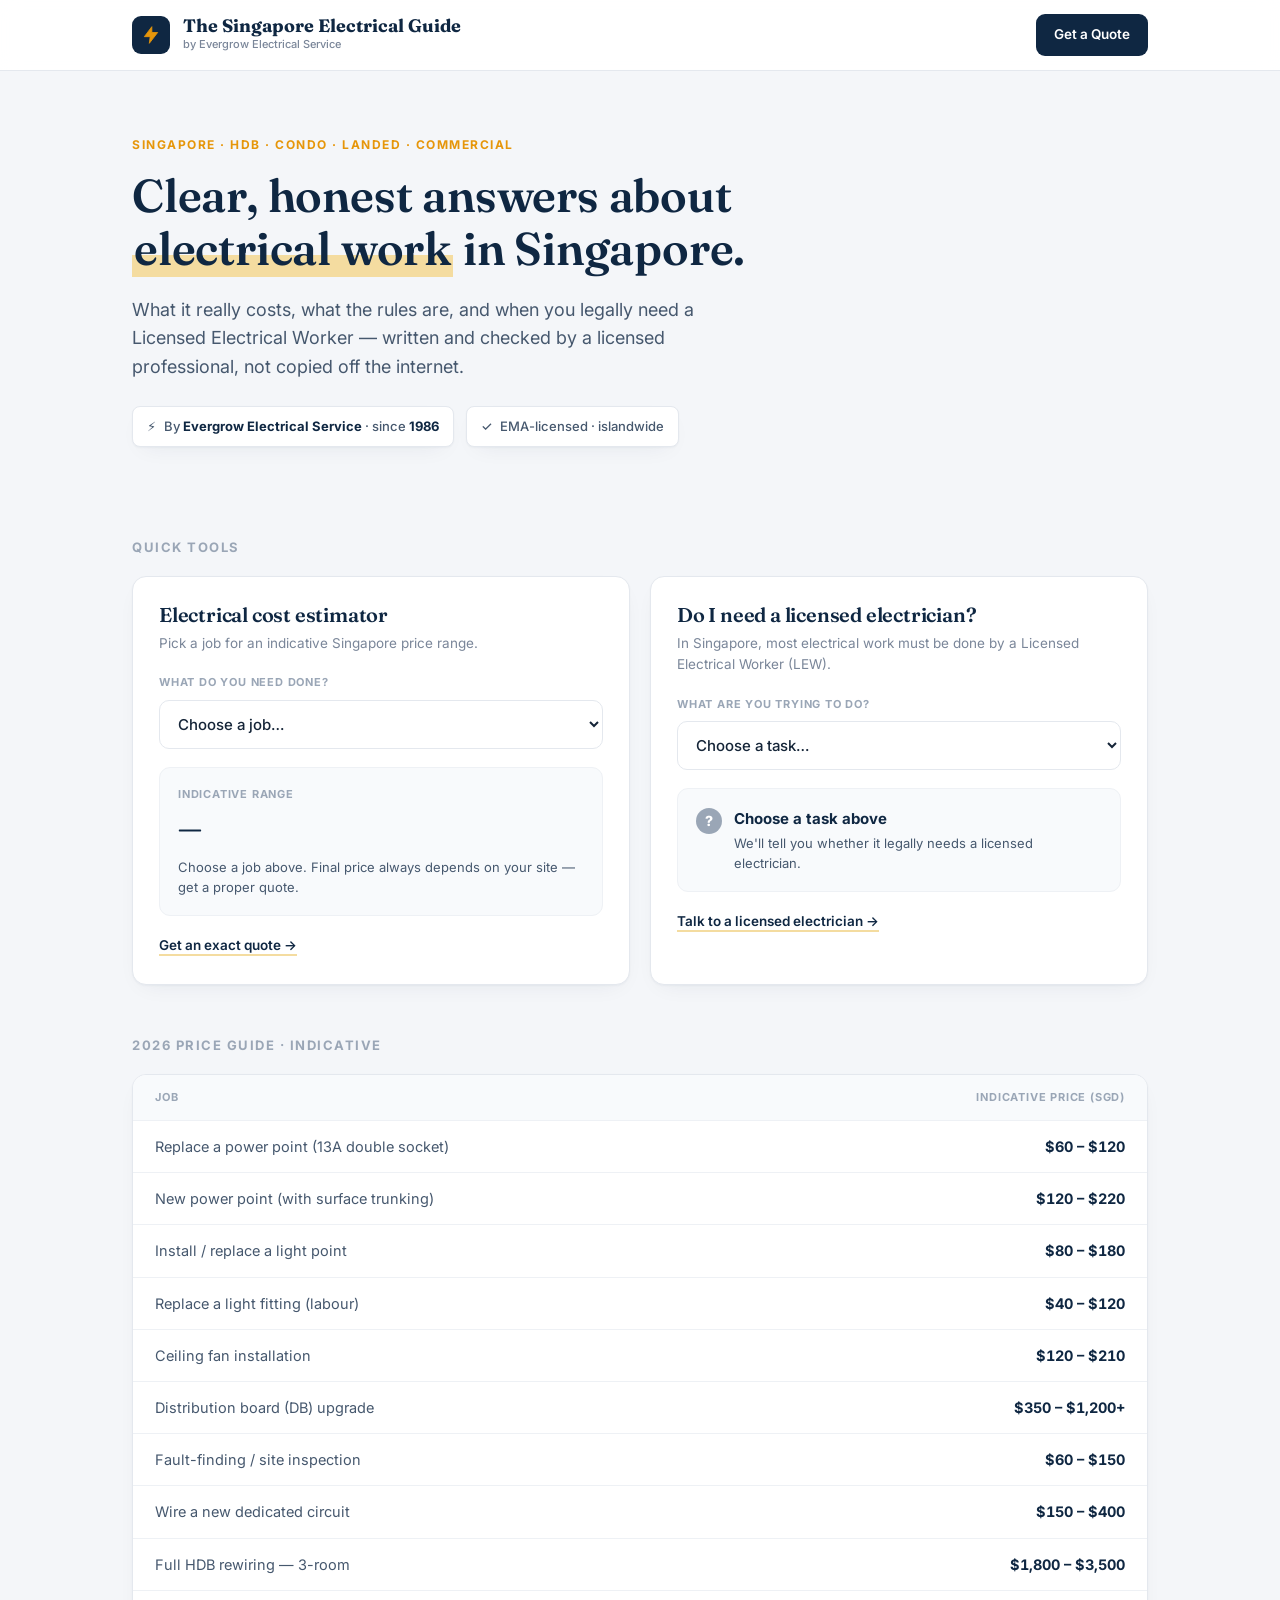
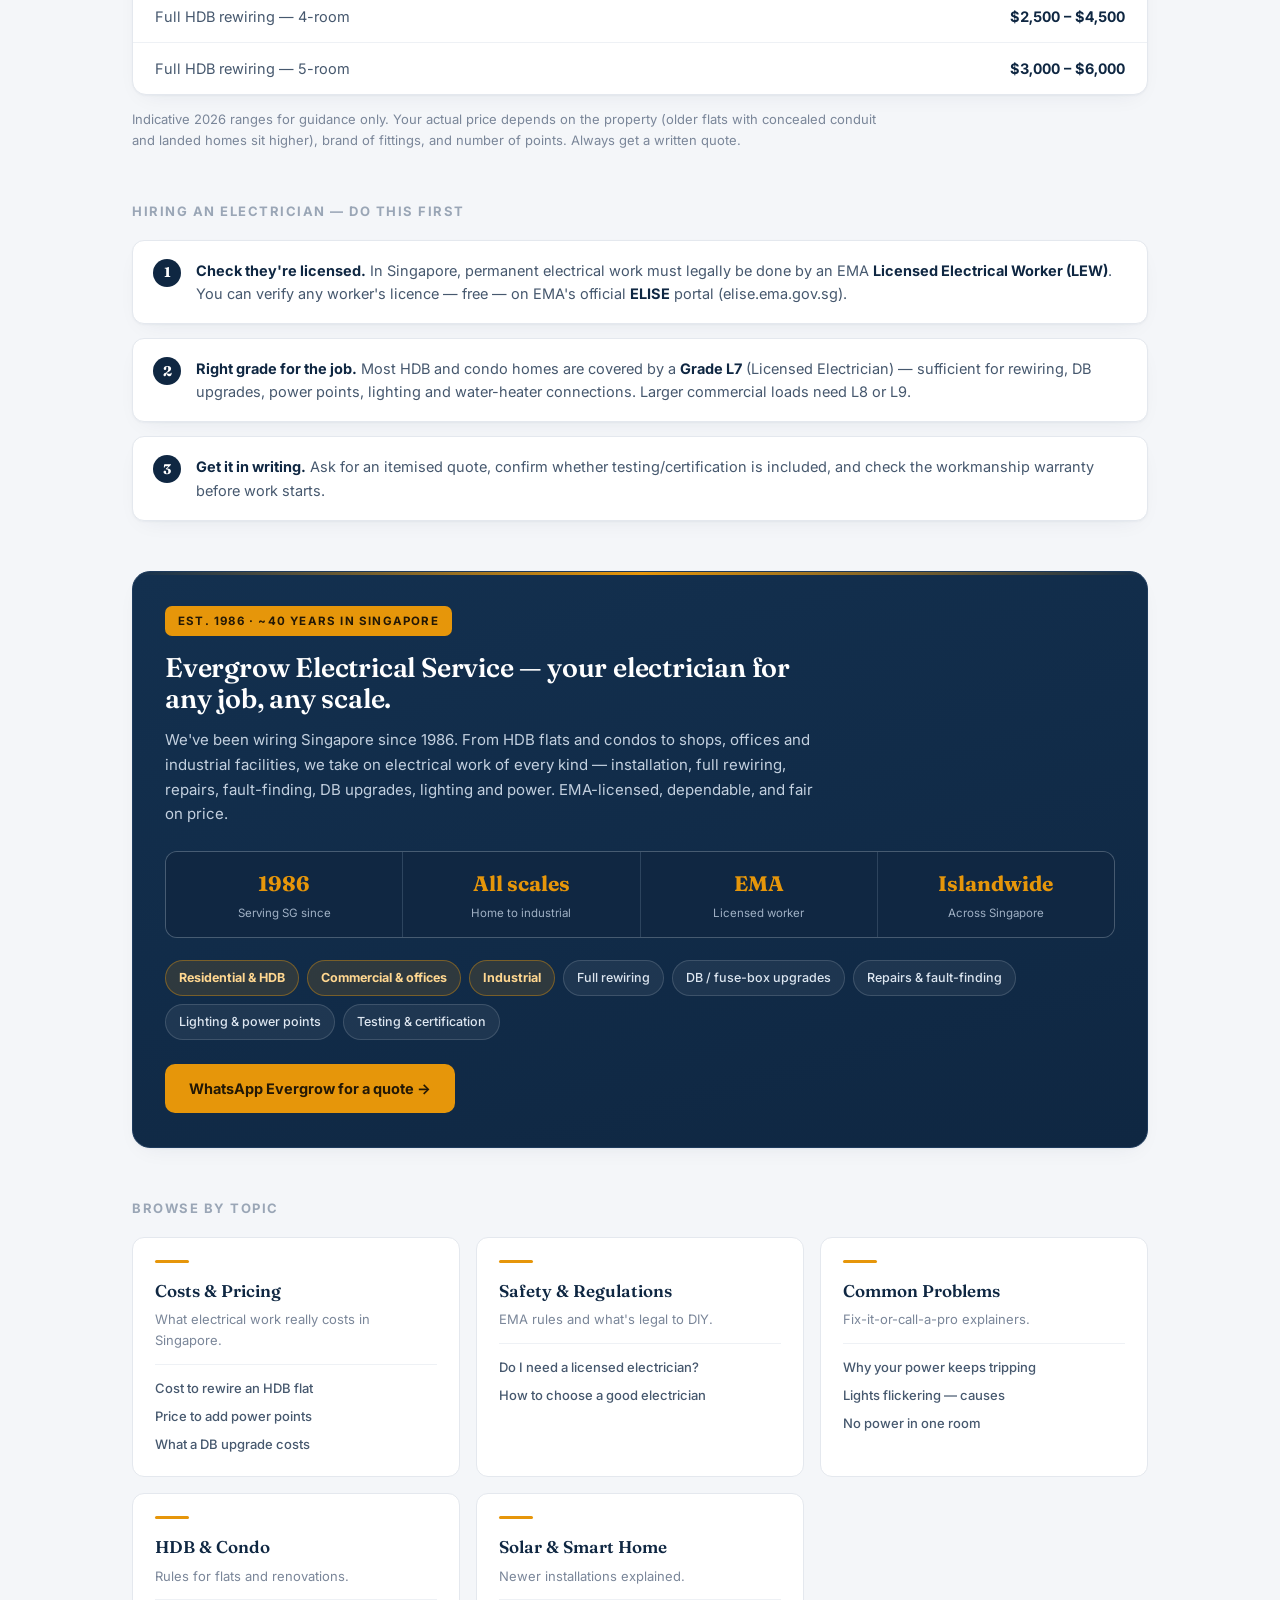
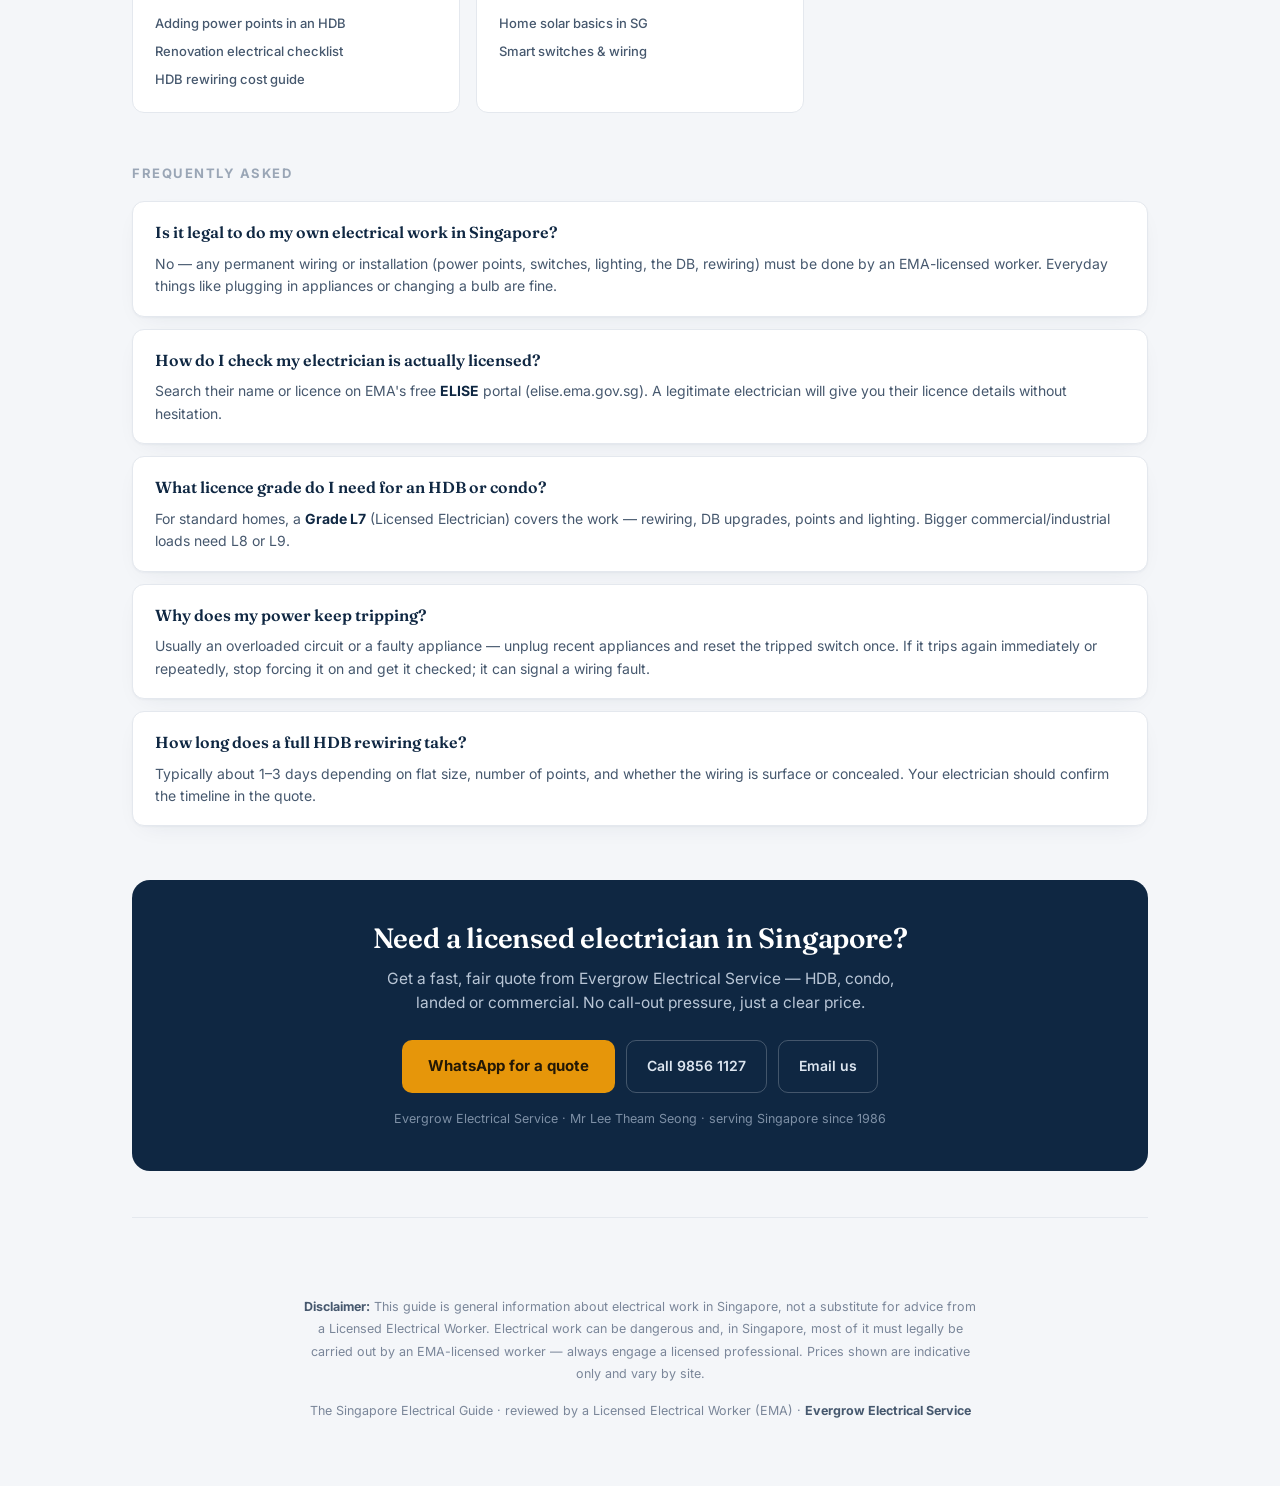
<file: index.html>
<!DOCTYPE html>
<html lang="en">
<head>
<meta charset="UTF-8">
<meta name="viewport" content="width=device-width, initial-scale=1.0">
<title>The Singapore Electrical Guide — Costs, Safety & When You Need a Licensed Electrician</title>
<meta name="description" content="Clear, honest answers about electrical work in Singapore — costs, safety rules, common problems, HDB & condo, and when you legally need a Licensed Electrical Worker (LEW). By Evergrow Electrical Service.">
<link rel="preconnect" href="https://fonts.googleapis.com">
<link rel="preconnect" href="https://fonts.gstatic.com" crossorigin>
<link href="https://fonts.googleapis.com/css2?family=Fraunces:opsz,wght@9..144,500;9..144,600;9..144,700&family=Inter:wght@400;500;600;700&display=swap" rel="stylesheet">
<style>
*{box-sizing:border-box;margin:0;padding:0}
:root{
  --bg:#f4f6f9; --surface:#ffffff; --ink:#152538; --ink2:#46586e; --muted:#7a8699; --faint:#9aa6b6;
  --line:#e4e8ee; --line2:#eef1f5;
  --navy:#0f2742; --navy-soft:#1d3a5c; --accent:#e6960a; --accent-soft:#fbf3e0;
  --green:#1c9b54; --red:#cf3a3a;
  --shadow:0 1px 2px rgba(16,40,70,.04), 0 8px 24px -12px rgba(16,40,70,.10);
}
html,body{background:var(--bg);color:var(--ink);font-family:'Inter',system-ui,sans-serif;-webkit-font-smoothing:antialiased;line-height:1.6}
.wrap{max-width:1060px;margin:0 auto;padding:0 22px}
a{color:inherit;text-decoration:none}
h1,h2,h3{font-family:'Fraunces',Georgia,serif;letter-spacing:-.2px;line-height:1.15}


header{position:sticky;top:0;z-index:40;background:rgba(255,255,255,.92);backdrop-filter:blur(10px);border-bottom:1px solid var(--line)}
.nav{display:flex;align-items:center;gap:13px;padding:14px 22px;max-width:1060px;margin:0 auto}
.logo{width:38px;height:38px;border-radius:9px;background:var(--navy);display:grid;place-items:center;flex:none}
.brand .nm{font-family:'Fraunces',serif;font-weight:700;font-size:18px;color:var(--navy);line-height:1.1}
.brand .tg{font-size:11px;color:var(--muted);font-weight:500;margin-top:1px}
.nav .sp{flex:1}
.nav .cta{background:var(--navy);color:#fff;font-weight:600;font-size:13.5px;padding:10px 18px;border-radius:9px;white-space:nowrap;transition:background .15s}
.nav .cta:hover{background:var(--navy-soft)}

.hero{padding:64px 0 40px;max-width:720px}
.hero .eyebrow{font-size:12px;font-weight:700;letter-spacing:1.5px;text-transform:uppercase;color:var(--accent);margin-bottom:16px}
.hero h1{font-size:46px;font-weight:600;color:var(--navy)}
.hero h1 u{text-decoration:none;background:linear-gradient(transparent 62%, #f4dca0 62%);padding:0 2px}
.hero p{font-size:18px;color:var(--ink2);margin-top:20px;max-width:600px}
.hero .by{margin-top:24px;display:flex;align-items:center;gap:12px;flex-wrap:wrap}
.hero .by .badge{display:inline-flex;align-items:center;gap:8px;font-size:13px;color:var(--ink2);background:var(--surface);border:1px solid var(--line);padding:9px 14px;border-radius:8px;font-weight:500;box-shadow:var(--shadow)}
.hero .by .badge b{color:var(--navy)}

.sec{margin-top:50px}
.sec-h{font-size:13px;font-weight:700;letter-spacing:1.5px;text-transform:uppercase;color:var(--faint);margin-bottom:18px}

/* tools */
.tools{display:grid;grid-template-columns:1fr 1fr;gap:20px}
.tool{background:var(--surface);border:1px solid var(--line);border-radius:14px;padding:26px;box-shadow:var(--shadow)}
.tool h3{font-size:20px;font-weight:600;color:var(--navy)}
.tool .sub{font-size:13.5px;color:var(--muted);margin:7px 0 20px}
label.fl{display:block;font-size:11px;letter-spacing:.8px;text-transform:uppercase;color:var(--faint);font-weight:700;margin-bottom:8px}
select{width:100%;background:#fff;color:var(--ink);border:1px solid var(--line);border-radius:10px;padding:13px 14px;font-size:15px;font-family:inherit;font-weight:500;cursor:pointer}
select:focus{outline:none;border-color:var(--navy)}
.result{margin-top:18px;border-radius:11px;padding:18px;background:#f8fafc;border:1px solid var(--line2);min-height:70px}
.result .lbl{font-size:11px;letter-spacing:.8px;text-transform:uppercase;color:var(--faint);font-weight:700}
.result .big{font-family:'Fraunces',serif;font-size:28px;font-weight:700;color:var(--navy);margin-top:3px}
.result .note{font-size:13px;color:var(--ink2);margin-top:7px;line-height:1.5}
.verdict{display:flex;align-items:flex-start;gap:12px}
.verdict .ic{width:26px;height:26px;border-radius:50%;flex:none;display:grid;place-items:center;font-size:14px;font-weight:800;color:#fff;margin-top:1px}
.verdict.need .ic{background:var(--accent)} .verdict.ok .ic{background:var(--green)} .verdict.idle .ic{background:var(--faint)}
.verdict .vt{font-weight:700;font-size:15px;color:var(--navy)}
.verdict .vd{font-size:13px;color:var(--ink2);margin-top:3px;line-height:1.5}
.toolcta{margin-top:16px}
.toolcta a{font-size:13.5px;font-weight:600;color:var(--navy);border-bottom:2px solid #f4dca0;padding-bottom:1px}
.toolcta a:hover{border-color:var(--accent)}

/* categories */
.cats{display:grid;grid-template-columns:repeat(3,1fr);gap:16px}
.cat{background:var(--surface);border:1px solid var(--line);border-radius:12px;padding:22px;transition:border-color .15s,box-shadow .15s}
.cat:hover{border-color:#cfd8e3;box-shadow:var(--shadow)}
.cat .k{width:34px;height:3px;background:var(--accent);border-radius:2px;margin-bottom:14px}
.cat .t{font-family:'Fraunces',serif;font-weight:600;font-size:17px;color:var(--navy)}
.cat .d{font-size:13px;color:var(--muted);margin-top:5px}
.cat .arts{margin-top:13px;display:flex;flex-direction:column;gap:7px;border-top:1px solid var(--line2);padding-top:13px}
.cat .arts a{font-size:13px;color:var(--ink2);font-weight:500}
.cat .arts a:hover{color:var(--navy)}
.cat .arts .soon{font-size:13px;color:var(--faint);font-style:italic}

/* price table */
.ptable{background:var(--surface);border:1px solid var(--line);border-radius:14px;overflow:hidden;box-shadow:var(--shadow)}
.prow{display:flex;justify-content:space-between;align-items:center;gap:16px;padding:14px 22px;border-bottom:1px solid var(--line2);font-size:14.5px;color:var(--ink2)}
.prow:last-child{border-bottom:none}
.prow .amt{font-weight:700;color:var(--navy);white-space:nowrap;font-variant-numeric:tabular-nums}
.prow.phead{background:#f8fafc;font-size:11px;letter-spacing:.8px;text-transform:uppercase;color:var(--faint);font-weight:700}
.prow.phead .amt{color:var(--faint);font-weight:700}
.pnote{font-size:13px;color:var(--muted);margin-top:14px;line-height:1.6;max-width:760px}

/* how-to */
.howto{display:flex;flex-direction:column;gap:14px}
.howstep{display:flex;gap:15px;align-items:flex-start;background:var(--surface);border:1px solid var(--line);border-radius:12px;padding:18px 20px;box-shadow:var(--shadow);font-size:14.5px;color:var(--ink2);line-height:1.6}
.howstep b{color:var(--navy)}
.howstep .hn{width:28px;height:28px;flex:none;border-radius:50%;background:var(--navy);color:#fff;display:grid;place-items:center;font-weight:700;font-size:14px;font-family:'Fraunces',serif}

/* company feature */
.company{background:linear-gradient(165deg,#13304f,#0f2742);border:1px solid #1d3a5c;border-radius:18px;padding:34px 32px;color:#fff;position:relative;overflow:hidden;box-shadow:var(--shadow)}
.company::before{content:"";position:absolute;top:0;left:0;right:0;height:3px;background:linear-gradient(90deg,transparent,var(--accent),transparent)}
.co-badge{display:inline-block;font-size:11.5px;font-weight:700;letter-spacing:1.2px;text-transform:uppercase;color:#231806;background:var(--accent);padding:6px 13px;border-radius:7px;margin-bottom:16px}
.company h2{font-size:27px;font-weight:600;color:#fff;max-width:640px}
.company p{font-size:15px;color:#c3d0df;margin-top:14px;max-width:660px;line-height:1.65}
.co-stats{display:grid;grid-template-columns:repeat(4,1fr);gap:1px;background:rgba(255,255,255,.12);border:1px solid rgba(255,255,255,.12);border-radius:12px;overflow:hidden;margin-top:24px}
.co-stats>div{background:#102742;padding:15px 14px;text-align:center}
.co-stats b{display:block;font-family:'Fraunces',serif;font-size:21px;font-weight:700;color:var(--accent)}
.co-stats span{font-size:11.5px;color:#9fb0c4;margin-top:3px;display:block}
.co-do{display:flex;flex-wrap:wrap;gap:8px;margin-top:22px}
.dochip{font-size:12.5px;font-weight:500;color:#dde6f0;background:rgba(255,255,255,.06);border:1px solid rgba(255,255,255,.14);padding:7px 13px;border-radius:999px}
.dochip.strong{background:rgba(230,150,10,.14);border-color:rgba(230,150,10,.4);color:#ffd790;font-weight:700}
.co-cta{display:inline-block;margin-top:24px;background:var(--accent);color:#231806;font-weight:700;font-size:14.5px;padding:13px 24px;border-radius:10px}
.co-cta:hover{background:#f2a924}

/* FAQ */
.faq{display:flex;flex-direction:column;gap:12px}
.qa{background:var(--surface);border:1px solid var(--line);border-radius:12px;padding:18px 22px;box-shadow:var(--shadow)}
.qa .q{font-family:'Fraunces',serif;font-weight:600;font-size:16px;color:var(--navy)}
.qa .a{font-size:14px;color:var(--ink2);margin-top:7px;line-height:1.6}
.qa .a b{color:var(--navy)}

/* CTA band */
.bigcta{margin-top:54px;background:var(--navy);border-radius:18px;padding:42px 32px;text-align:center;color:#fff}
.bigcta h2{font-size:28px;font-weight:600;color:#fff}
.bigcta p{color:#b9c6d6;font-size:15.5px;margin:12px auto 24px;max-width:520px}
.ctarow{display:flex;gap:11px;justify-content:center;flex-wrap:wrap}
.bigcta a.primary{background:var(--accent);color:#231806;font-weight:700;font-size:15px;padding:14px 26px;border-radius:10px}
.bigcta a.primary:hover{background:#f2a924}
.bigcta a.ghost{color:#dde6f0;border:1px solid rgba(255,255,255,.22);font-weight:600;font-size:14px;padding:14px 20px;border-radius:10px}
.bigcta a.ghost:hover{border-color:var(--accent);color:#fff}
.bigcta .ph{font-size:12.5px;color:#7e90a6;margin-top:16px}

footer{margin-top:46px;padding:32px 0 64px;color:var(--muted);font-size:12.5px;line-height:1.8;text-align:center}
footer .disc{max-width:680px;margin:0 auto}
footer b{color:var(--ink2)}
.divider{height:1px;background:var(--line);margin:0 auto 28px;max-width:1016px}

@media(max-width:820px){
  .wrap{padding:0 16px}
  .sec{margin-top:30px}
  .sec-h{margin-bottom:14px}
  .tools{grid-template-columns:1fr;gap:13px}
  .tool{padding:20px}
  .cats{grid-template-columns:1fr;gap:11px}
  .cat{padding:16px 18px}
  .cat .d{font-size:12.5px;margin-top:4px}
  .hero{padding:32px 0 20px}
  .hero h1{font-size:30px}
  .hero p{font-size:15.5px;margin-top:16px}
  .hero .by{margin-top:18px;gap:8px}
  .company{padding:26px 22px}
  .company h2{font-size:21px}
  .company p{font-size:14px}
  .co-stats{grid-template-columns:1fr 1fr}
  .bigcta{padding:34px 22px}
  .howstep{padding:16px 16px}
}
</style>
<link rel="canonical" href="https://adamdegoat.github.io/sg-electrical-guide/">
<link rel="icon" href="favicon.svg" type="image/svg+xml">
<meta property="og:type" content="website">
<meta property="og:site_name" content="The Singapore Electrical Guide">
<meta property="og:title" content="The Singapore Electrical Guide — Costs, Safety & When You Need a Licensed Electrician">
<meta property="og:description" content="Clear, honest answers about electrical work in Singapore — costs, safety rules, common problems, HDB & condo, and when you legally need a Licensed Electrical Worker (LEW). By Evergrow Electrical Service.">
<meta property="og:url" content="https://adamdegoat.github.io/sg-electrical-guide/">
<meta property="og:image" content="https://adamdegoat.github.io/sg-electrical-guide/og.png">
<meta name="twitter:card" content="summary_large_image">
</head>
<body>
<header>
  <div class="nav">
    <div class="logo">
      <svg width="20" height="20" viewBox="0 0 24 24" fill="none"><path d="M13 2 L4 14 H11 L10 22 L20 9 H13 Z" fill="#e6960a" stroke="#e6960a" stroke-width="1" stroke-linejoin="round"/></svg>
    </div>
    <div class="brand"><div class="nm">The Singapore Electrical Guide</div><div class="tg">by Evergrow Electrical Service</div></div>
    <div class="sp"></div>
    <a class="cta" href="#quote">Get a Quote</a>
  </div>
</header>

<div class="wrap">

  <section class="hero">
    <div class="eyebrow">Singapore · HDB · Condo · Landed · Commercial</div>
    <h1>Clear, honest answers about <u>electrical work</u> in Singapore.</h1>
    <p>What it really costs, what the rules are, and when you legally need a Licensed Electrical Worker — written and checked by a licensed professional, not copied off the internet.</p>
    <div class="by">
      <span class="badge">⚡ <span>By <b>Evergrow Electrical Service</b> · since <b>1986</b></span></span>
      <span class="badge">✓ <span>EMA-licensed · islandwide</span></span>
    </div>
  </section>

  <section class="sec">
    <div class="sec-h">Quick Tools</div>
    <div class="tools">

      <div class="tool">
        <h3>Electrical cost estimator</h3>
        <div class="sub">Pick a job for an indicative Singapore price range.</div>
        <label class="fl">What do you need done?</label>
        <select id="job" onchange="estimate()">
          <option value="">Choose a job…</option>
          <option value="socket">Add / replace a power point (socket)</option>
          <option value="light">Install a light or fan point</option>
          <option value="fitting">Replace a light fitting (labour)</option>
          <option value="db">Distribution board (DB) upgrade</option>
          <option value="rewire">Full HDB rewiring</option>
          <option value="fault">Fault-finding / tripping diagnosis</option>
          <option value="circuit">Wire a new circuit</option>
        </select>
        <div class="result" id="costres">
          <div class="lbl">Indicative range</div>
          <div class="big">—</div>
          <div class="note">Choose a job above. Final price always depends on your site — get a proper quote.</div>
        </div>
        <div class="toolcta"><a href="#quote">Get an exact quote →</a></div>
      </div>

      <div class="tool">
        <h3>Do I need a licensed electrician?</h3>
        <div class="sub">In Singapore, most electrical work must be done by a Licensed Electrical Worker (LEW).</div>
        <label class="fl">What are you trying to do?</label>
        <select id="task" onchange="checkLEW()">
          <option value="">Choose a task…</option>
          <option value="need">Add / move a power point or switch</option>
          <option value="need">Install or move lighting / a ceiling fan</option>
          <option value="need">Change or upgrade the DB / fuse box</option>
          <option value="need">Rewire a room or the whole flat</option>
          <option value="need">Install a water heater or aircon point</option>
          <option value="ok">Plug in or unplug an appliance</option>
          <option value="ok">Change a light bulb</option>
          <option value="ok">Reset a tripped switch in the DB</option>
        </select>
        <div class="result" id="lewres">
          <div class="verdict idle"><div class="ic">?</div><div><div class="vt">Choose a task above</div><div class="vd">We'll tell you whether it legally needs a licensed electrician.</div></div></div>
        </div>
        <div class="toolcta"><a href="#quote">Talk to a licensed electrician →</a></div>
      </div>

    </div>
  </section>

  <section class="sec">
    <div class="sec-h">2026 Price Guide · indicative</div>
    <div class="ptable">
      <div class="prow phead"><span>Job</span><span class="amt">Indicative price (SGD)</span></div>
      <div class="prow"><span>Replace a power point (13A double socket)</span><span class="amt">$60 – $120</span></div>
      <div class="prow"><span>New power point (with surface trunking)</span><span class="amt">$120 – $220</span></div>
      <div class="prow"><span>Install / replace a light point</span><span class="amt">$80 – $180</span></div>
      <div class="prow"><span>Replace a light fitting (labour)</span><span class="amt">$40 – $120</span></div>
      <div class="prow"><span>Ceiling fan installation</span><span class="amt">$120 – $210</span></div>
      <div class="prow"><span>Distribution board (DB) upgrade</span><span class="amt">$350 – $1,200+</span></div>
      <div class="prow"><span>Fault-finding / site inspection</span><span class="amt">$60 – $150</span></div>
      <div class="prow"><span>Wire a new dedicated circuit</span><span class="amt">$150 – $400</span></div>
      <div class="prow"><span>Full HDB rewiring — 3-room</span><span class="amt">$1,800 – $3,500</span></div>
      <div class="prow"><span>Full HDB rewiring — 4-room</span><span class="amt">$2,500 – $4,500</span></div>
      <div class="prow"><span>Full HDB rewiring — 5-room</span><span class="amt">$3,000 – $6,000</span></div>
    </div>
    <p class="pnote">Indicative 2026 ranges for guidance only. Your actual price depends on the property (older flats with concealed conduit and landed homes sit higher), brand of fittings, and number of points. Always get a written quote.</p>
  </section>

  <section class="sec">
    <div class="sec-h">Hiring an electrician — do this first</div>
    <div class="howto">
      <div class="howstep"><div class="hn">1</div><div><b>Check they're licensed.</b> In Singapore, permanent electrical work must legally be done by an EMA <b>Licensed Electrical Worker (LEW)</b>. You can verify any worker's licence — free — on EMA's official <b>ELISE</b> portal (elise.ema.gov.sg).</div></div>
      <div class="howstep"><div class="hn">2</div><div><b>Right grade for the job.</b> Most HDB and condo homes are covered by a <b>Grade L7</b> (Licensed Electrician) — sufficient for rewiring, DB upgrades, power points, lighting and water-heater connections. Larger commercial loads need L8 or L9.</div></div>
      <div class="howstep"><div class="hn">3</div><div><b>Get it in writing.</b> Ask for an itemised quote, confirm whether testing/certification is included, and check the workmanship warranty before work starts.</div></div>
    </div>
  </section>

  <section class="sec">
    <div class="company">
      <div class="co-badge">Est. 1986 · ~40 years in Singapore</div>
      <h2>Evergrow Electrical Service — your electrician for any job, any scale.</h2>
      <p>We've been wiring Singapore since 1986. From HDB flats and condos to shops, offices and industrial facilities, we take on electrical work of every kind — installation, full rewiring, repairs, fault-finding, DB upgrades, lighting and power. EMA-licensed, dependable, and fair on price.</p>
      <div class="co-stats">
        <div><b>1986</b><span>Serving SG since</span></div>
        <div><b>All scales</b><span>Home to industrial</span></div>
        <div><b>EMA</b><span>Licensed worker</span></div>
        <div><b>Islandwide</b><span>Across Singapore</span></div>
      </div>
      <div class="co-do">
        <span class="dochip strong">Residential &amp; HDB</span>
        <span class="dochip strong">Commercial &amp; offices</span>
        <span class="dochip strong">Industrial</span>
        <span class="dochip">Full rewiring</span>
        <span class="dochip">DB / fuse-box upgrades</span>
        <span class="dochip">Repairs &amp; fault-finding</span>
        <span class="dochip">Lighting &amp; power points</span>
        <span class="dochip">Testing &amp; certification</span>
      </div>
      <a class="co-cta" href="https://wa.me/6598561127?text=Hi%20Evergrow%2C%20I%27d%20like%20a%20quote%20for%20electrical%20work." target="_blank" rel="noopener">WhatsApp Evergrow for a quote →</a>
    </div>
  </section>

  <section class="sec">
    <div class="sec-h">Browse by topic</div>
    <div class="cats">
      <div class="cat"><div class="k"></div><div class="t">Costs &amp; Pricing</div><div class="d">What electrical work really costs in Singapore.</div>
        <div class="arts"><a href="hdb-rewiring-cost.html">Cost to rewire an HDB flat</a><a href="adding-power-points-hdb.html">Price to add power points</a><a href="db-box-upgrade-cost.html">What a DB upgrade costs</a></div></div>
      <div class="cat"><div class="k"></div><div class="t">Safety &amp; Regulations</div><div class="d">EMA rules and what's legal to DIY.</div>
        <div class="arts"><a href="do-i-need-licensed-electrician.html">Do I need a licensed electrician?</a><a href="choosing-an-electrician.html">How to choose a good electrician</a></div></div>
      <div class="cat"><div class="k"></div><div class="t">Common Problems</div><div class="d">Fix-it-or-call-a-pro explainers.</div>
        <div class="arts"><a href="power-keeps-tripping.html">Why your power keeps tripping</a><a href="lights-flickering.html">Lights flickering — causes</a><a href="no-power-in-one-room.html">No power in one room</a></div></div>
      <div class="cat"><div class="k"></div><div class="t">HDB &amp; Condo</div><div class="d">Rules for flats and renovations.</div>
        <div class="arts"><a href="adding-power-points-hdb.html">Adding power points in an HDB</a><a href="renovation-electrical-checklist.html">Renovation electrical checklist</a><a href="hdb-rewiring-cost.html">HDB rewiring cost guide</a></div></div>
      <div class="cat"><div class="k"></div><div class="t">Solar &amp; Smart Home</div><div class="d">Newer installations explained.</div>
        <div class="arts"><a href="home-solar-singapore.html">Home solar basics in SG</a><a href="smart-home-wiring.html">Smart switches &amp; wiring</a></div></div>
    </div>
  </section>

  <section class="sec">
    <div class="sec-h">Frequently asked</div>
    <div class="faq">
      <div class="qa"><div class="q">Is it legal to do my own electrical work in Singapore?</div><div class="a">No — any permanent wiring or installation (power points, switches, lighting, the DB, rewiring) must be done by an EMA-licensed worker. Everyday things like plugging in appliances or changing a bulb are fine.</div></div>
      <div class="qa"><div class="q">How do I check my electrician is actually licensed?</div><div class="a">Search their name or licence on EMA's free <b>ELISE</b> portal (elise.ema.gov.sg). A legitimate electrician will give you their licence details without hesitation.</div></div>
      <div class="qa"><div class="q">What licence grade do I need for an HDB or condo?</div><div class="a">For standard homes, a <b>Grade L7</b> (Licensed Electrician) covers the work — rewiring, DB upgrades, points and lighting. Bigger commercial/industrial loads need L8 or L9.</div></div>
      <div class="qa"><div class="q">Why does my power keep tripping?</div><div class="a">Usually an overloaded circuit or a faulty appliance — unplug recent appliances and reset the tripped switch once. If it trips again immediately or repeatedly, stop forcing it on and get it checked; it can signal a wiring fault.</div></div>
      <div class="qa"><div class="q">How long does a full HDB rewiring take?</div><div class="a">Typically about 1–3 days depending on flat size, number of points, and whether the wiring is surface or concealed. Your electrician should confirm the timeline in the quote.</div></div>
    </div>
  </section>

  <section class="bigcta" id="quote">
    <h2>Need a licensed electrician in Singapore?</h2>
    <p>Get a fast, fair quote from Evergrow Electrical Service — HDB, condo, landed or commercial. No call-out pressure, just a clear price.</p>
    <div class="ctarow">
      <a class="primary" href="https://wa.me/6598561127?text=Hi%2C%20I%27d%20like%20a%20quote%20for%20electrical%20work." target="_blank" rel="noopener">WhatsApp for a quote</a>
      <a class="ghost" href="tel:+6598561127">Call 9856 1127</a>
      <a class="ghost" href="mailto:evergrow11@gmail.com">Email us</a>
    </div>
    <div class="ph">Evergrow Electrical Service · Mr Lee Theam Seong · serving Singapore since 1986</div>
  </section>

</div>

<div style="margin-top:46px"></div>
<div class="divider"></div>
<footer>
  <div class="disc"><b>Disclaimer:</b> This guide is general information about electrical work in Singapore, not a substitute for advice from a Licensed Electrical Worker. Electrical work can be dangerous and, in Singapore, most of it must legally be carried out by an EMA-licensed worker — always engage a licensed professional. Prices shown are indicative only and vary by site.</div>
  <div style="margin-top:14px">The Singapore Electrical Guide · reviewed by a Licensed Electrical Worker (EMA) · <b>Evergrow Electrical Service</b></div>
</footer>

<script>
const COSTS = {
  socket:  ['$60 – $180', 'to replace a 13A double socket; a brand-new point with trunking runs to the higher end.'],
  light:   ['$80 – $180', 'per light point, depending on wiring distance and ceiling type.'],
  fitting: ['$40 – $120', 'labour per fitting when the wiring already exists.'],
  db:      ['$350 – $1,200+', 'for a DB upgrade with new MCBs + RCCB; landed or large homes run higher.'],
  rewire:  ['$1,800 – $6,000+', 'for a full HDB flat — roughly $1,800–3,500 (3-rm), $2,500–4,500 (4-rm), $3,000–6,000 (5-rm).'],
  fault:   ['$60 – $150', 'a typical call-out to diagnose tripping or a dead circuit — often waived if you proceed with the repair.'],
  circuit: ['$150 – $400', 'per new dedicated circuit run from the DB.'],
};
function estimate(){
  const v=document.getElementById('job').value, r=document.getElementById('costres');
  if(!v){ r.innerHTML='<div class="lbl">Indicative range</div><div class="big">—</div><div class="note">Choose a job above.</div>'; return; }
  const [range,note]=COSTS[v];
  r.innerHTML=`<div class="lbl">Indicative range (Singapore)</div><div class="big">${range}</div><div class="note">${note} Indicative only — get a quote for an exact price.</div>`;
}
function checkLEW(){
  const v=document.getElementById('task').value, r=document.getElementById('lewres');
  if(!v){ r.innerHTML='<div class="verdict idle"><div class="ic">?</div><div><div class="vt">Choose a task above</div><div class="vd">We\'ll tell you whether it legally needs a licensed electrician.</div></div></div>'; return; }
  if(v==='need'){
    r.innerHTML='<div class="verdict need"><div class="ic">!</div><div><div class="vt">Yes — you need a Licensed Electrical Worker.</div><div class="vd">In Singapore, permanent wiring work — power points, switches, lighting, the DB, rewiring, water heaters — must legally be done by an EMA-licensed worker. DIY here is illegal and unsafe.</div></div></div>';
  } else {
    r.innerHTML='<div class="verdict ok"><div class="ic">✓</div><div><div class="vt">No — that\'s fine to do yourself.</div><div class="vd">Everyday tasks like plugging in appliances, changing a bulb, or resetting a tripped switch don\'t need a licensed worker. If a switch keeps tripping, though, have it checked.</div></div></div>';
  }
}
</script>
</body>
</html>
</file>
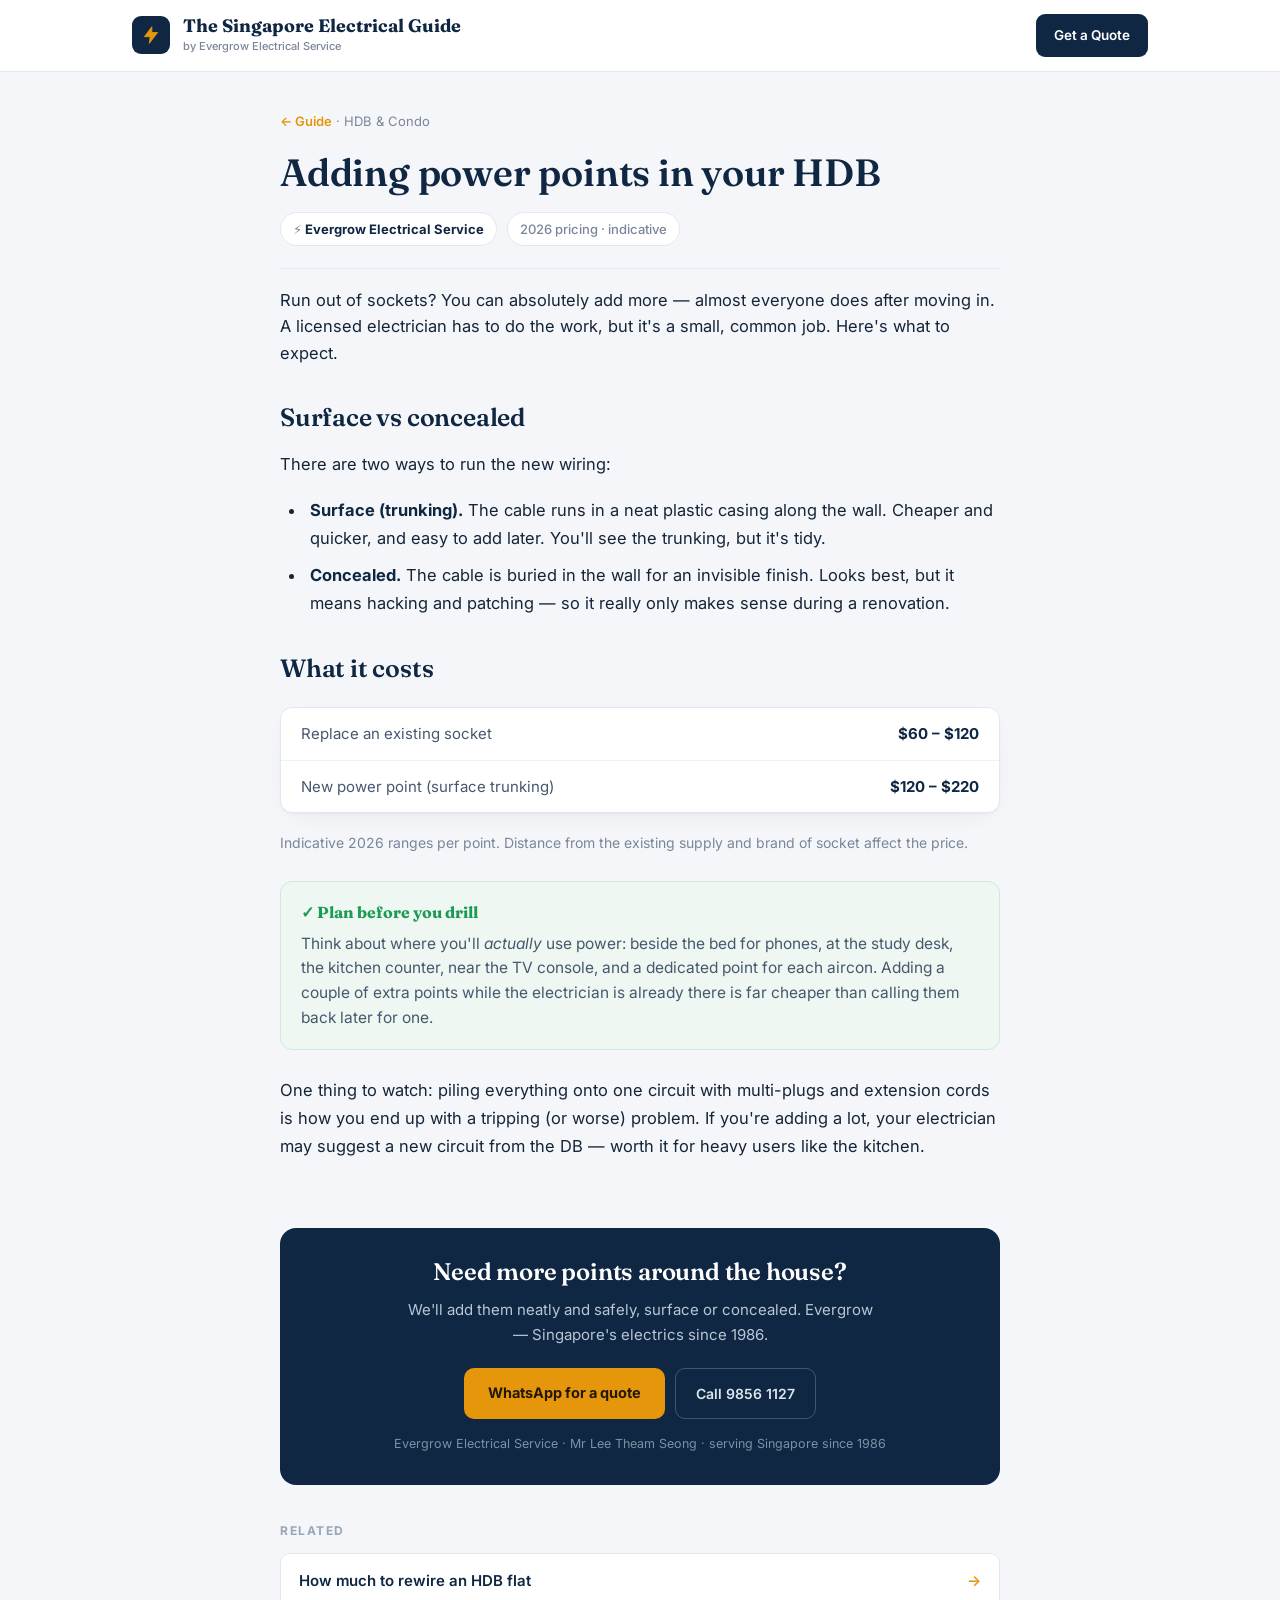
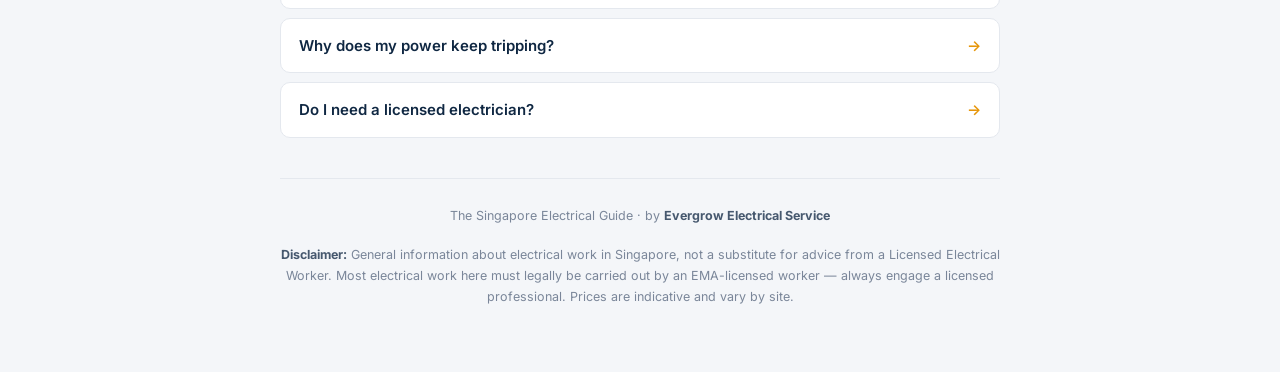
<file: adding-power-points-hdb.html>
<!DOCTYPE html>
<html lang="en">
<head>
<meta charset="UTF-8">
<meta name="viewport" content="width=device-width, initial-scale=1.0">
<title>Adding Power Points in Your HDB — Cost & What to Know — SG Electrical Guide</title>
<meta name="description" content="Adding sockets and power points in an HDB flat: surface vs concealed, what it costs per point in 2026, and how to plan where you actually need them.">
<link rel="preconnect" href="https://fonts.googleapis.com"><link rel="preconnect" href="https://fonts.gstatic.com" crossorigin>
<link href="https://fonts.googleapis.com/css2?family=Fraunces:opsz,wght@9..144,500;9..144,600;9..144,700&family=Inter:wght@400;500;600;700&display=swap" rel="stylesheet">
<link rel="stylesheet" href="article.css">
<link rel="canonical" href="https://adamdegoat.github.io/sg-electrical-guide/adding-power-points-hdb.html">
<link rel="icon" href="favicon.svg" type="image/svg+xml">
<meta property="og:type" content="article">
<meta property="og:site_name" content="The Singapore Electrical Guide">
<meta property="og:title" content="Adding Power Points in Your HDB — Cost & What to Know">
<meta property="og:description" content="Adding sockets and power points in an HDB flat: surface vs concealed, what it costs per point in 2026, and how to plan where you actually need them.">
<meta property="og:url" content="https://adamdegoat.github.io/sg-electrical-guide/adding-power-points-hdb.html">
<meta property="og:image" content="https://adamdegoat.github.io/sg-electrical-guide/og.png">
<meta name="twitter:card" content="summary_large_image">
</head>
<body>
<header><div class="nav">
  <div class="logo"><svg width="20" height="20" viewBox="0 0 24 24" fill="none"><path d="M13 2 L4 14 H11 L10 22 L20 9 H13 Z" fill="#e6960a" stroke="#e6960a" stroke-width="1" stroke-linejoin="round"/></svg></div>
  <div class="brand"><div class="nm">The Singapore Electrical Guide</div><div class="tg">by Evergrow Electrical Service</div></div>
  <div class="sp"></div><a class="cta" href="index.html#quote">Get a Quote</a>
</div></header>

<div class="wrap">
<article class="article">
  <div class="crumb"><a href="index.html">← Guide</a> · HDB &amp; Condo</div>
  <h1>Adding power points in your HDB</h1>
  <div class="ameta">
    <span class="pill">⚡ <b>Evergrow Electrical Service</b></span>
    <span class="pill">2026 pricing · indicative</span>
  </div>

  <p class="lede">Run out of sockets? You can absolutely add more — almost everyone does after moving in. A licensed electrician has to do the work, but it's a small, common job. Here's what to expect.</p>

  <h2>Surface vs concealed</h2>
  <p>There are two ways to run the new wiring:</p>
  <ul>
    <li><strong>Surface (trunking).</strong> The cable runs in a neat plastic casing along the wall. Cheaper and quicker, and easy to add later. You'll see the trunking, but it's tidy.</li>
    <li><strong>Concealed.</strong> The cable is buried in the wall for an invisible finish. Looks best, but it means hacking and patching — so it really only makes sense during a renovation.</li>
  </ul>

  <h2>What it costs</h2>
  <div class="pricebox">
    <div class="prow"><span>Replace an existing socket</span><b>$60 – $120</b></div>
    <div class="prow"><span>New power point (surface trunking)</span><b>$120 – $220</b></div>
  </div>
  <p style="font-size:14px;color:var(--muted);margin-top:-6px">Indicative 2026 ranges per point. Distance from the existing supply and brand of socket affect the price.</p>

  <div class="callout tip">
    <div class="ct">✓ Plan before you drill</div>
    <p>Think about where you'll <em>actually</em> use power: beside the bed for phones, at the study desk, the kitchen counter, near the TV console, and a dedicated point for each aircon. Adding a couple of extra points while the electrician is already there is far cheaper than calling them back later for one.</p>
  </div>

  <p>One thing to watch: piling everything onto one circuit with multi-plugs and extension cords is how you end up with a tripping (or worse) problem. If you're adding a lot, your electrician may suggest a new circuit from the DB — worth it for heavy users like the kitchen.</p>
</article>

<div class="endcta">
  <h2>Need more points around the house?</h2>
  <p>We'll add them neatly and safely, surface or concealed. Evergrow — Singapore's electrics since 1986.</p>
  <div class="row">
    <a class="primary" href="https://wa.me/6598561127?text=Hi%20Evergrow%2C%20I%27d%20like%20to%20add%20some%20power%20points%20%E2%80%94%20can%20I%20get%20a%20quote%3F" target="_blank" rel="noopener">WhatsApp for a quote</a>
    <a class="ghost" href="tel:+6598561127">Call 9856 1127</a>
  </div>
  <div class="est">Evergrow Electrical Service · Mr Lee Theam Seong · serving Singapore since 1986</div>
</div>

<div class="related">
  <div class="rh">Related</div>
  <a href="hdb-rewiring-cost.html">How much to rewire an HDB flat <span>→</span></a>
  <a href="power-keeps-tripping.html">Why does my power keep tripping? <span>→</span></a>
  <a href="do-i-need-licensed-electrician.html">Do I need a licensed electrician? <span>→</span></a>
</div>

<footer>
  <div>The Singapore Electrical Guide · by <b>Evergrow Electrical Service</b></div>
  <div class="disc"><b>Disclaimer:</b> General information about electrical work in Singapore, not a substitute for advice from a Licensed Electrical Worker. Most electrical work here must legally be carried out by an EMA-licensed worker — always engage a licensed professional. Prices are indicative and vary by site.</div>
</footer>
</div>
</body>
</html>
</file>
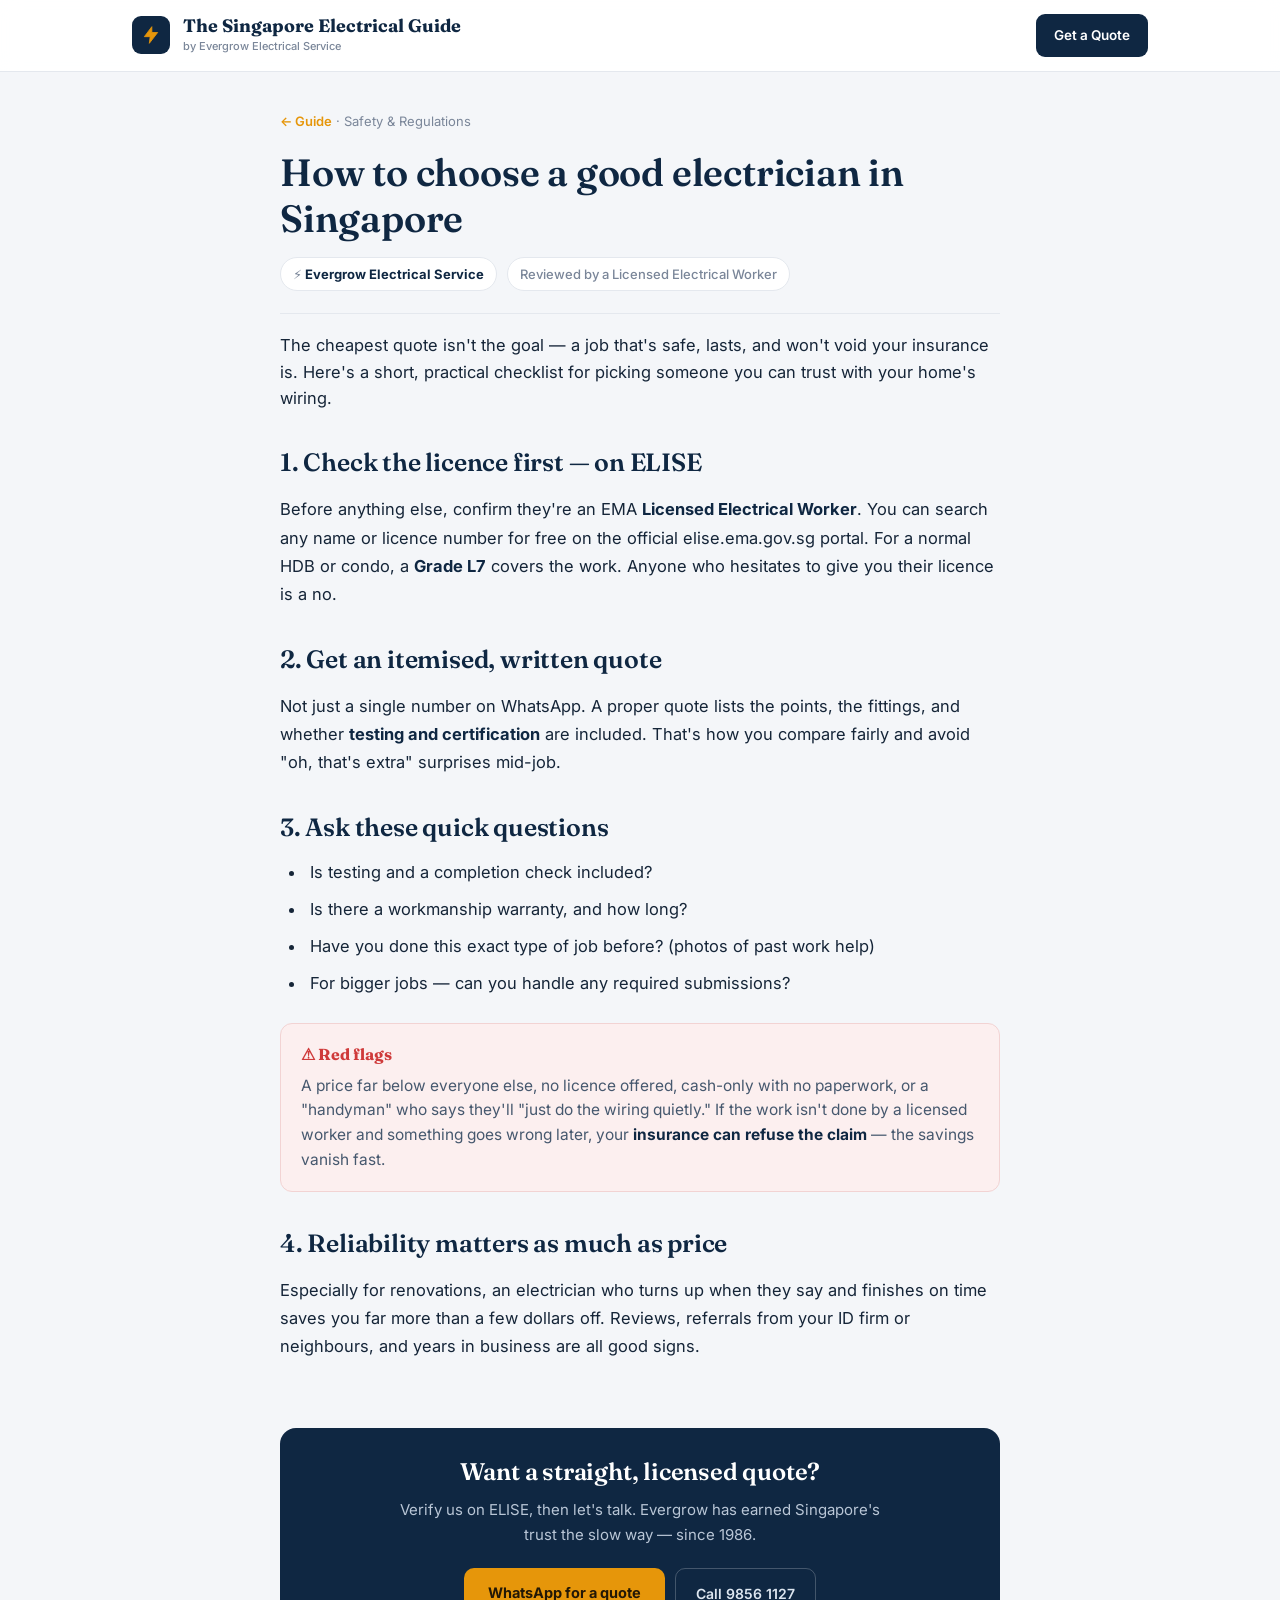
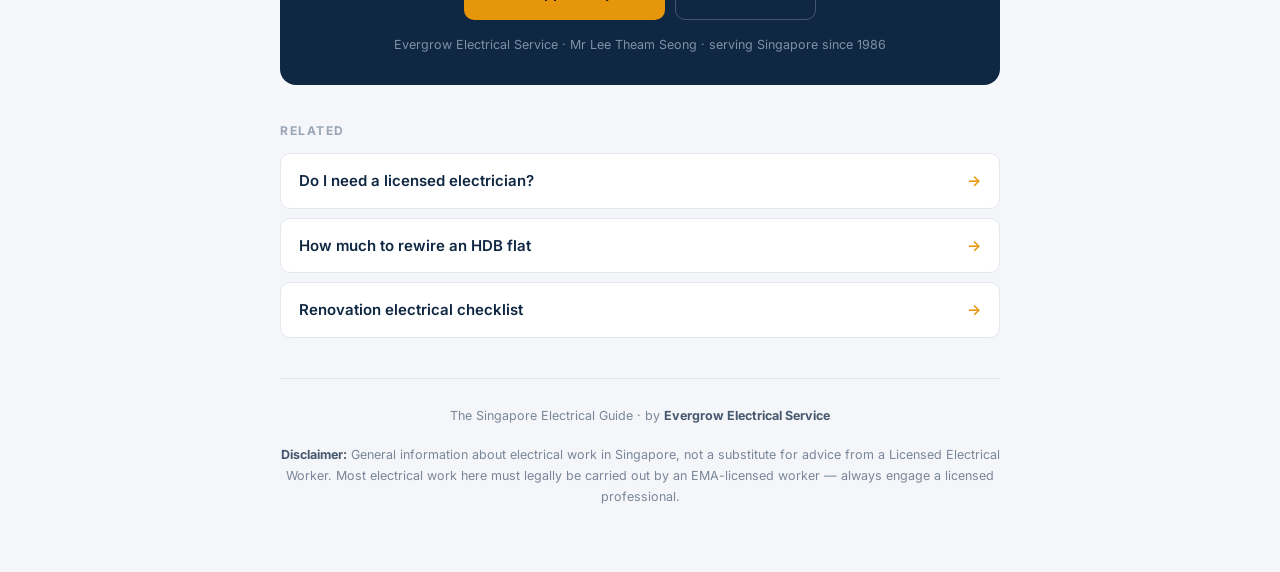
<file: choosing-an-electrician.html>
<!DOCTYPE html>
<html lang="en">
<head>
<meta charset="UTF-8">
<meta name="viewport" content="width=device-width, initial-scale=1.0">
<title>How to Choose a Good Electrician in Singapore — SG Electrical Guide</title>
<meta name="description" content="How to pick a reliable, licensed electrician in Singapore — verifying them on ELISE, what to ask, the quote red flags, and why the cheapest isn't the safest.">
<link rel="preconnect" href="https://fonts.googleapis.com"><link rel="preconnect" href="https://fonts.gstatic.com" crossorigin>
<link href="https://fonts.googleapis.com/css2?family=Fraunces:opsz,wght@9..144,500;9..144,600;9..144,700&family=Inter:wght@400;500;600;700&display=swap" rel="stylesheet">
<link rel="stylesheet" href="article.css">
<link rel="canonical" href="https://adamdegoat.github.io/sg-electrical-guide/choosing-an-electrician.html">
<link rel="icon" href="favicon.svg" type="image/svg+xml">
<meta property="og:type" content="article">
<meta property="og:site_name" content="The Singapore Electrical Guide">
<meta property="og:title" content="How to Choose a Good Electrician in Singapore">
<meta property="og:description" content="How to pick a reliable, licensed electrician in Singapore — verifying them on ELISE, what to ask, the quote red flags, and why the cheapest isn't the safest.">
<meta property="og:url" content="https://adamdegoat.github.io/sg-electrical-guide/choosing-an-electrician.html">
<meta property="og:image" content="https://adamdegoat.github.io/sg-electrical-guide/og.png">
<meta name="twitter:card" content="summary_large_image">
</head>
<body>
<header><div class="nav">
  <div class="logo"><svg width="20" height="20" viewBox="0 0 24 24" fill="none"><path d="M13 2 L4 14 H11 L10 22 L20 9 H13 Z" fill="#e6960a" stroke="#e6960a" stroke-width="1" stroke-linejoin="round"/></svg></div>
  <div class="brand"><div class="nm">The Singapore Electrical Guide</div><div class="tg">by Evergrow Electrical Service</div></div>
  <div class="sp"></div><a class="cta" href="index.html#quote">Get a Quote</a>
</div></header>

<div class="wrap">
<article class="article">
  <div class="crumb"><a href="index.html">← Guide</a> · Safety &amp; Regulations</div>
  <h1>How to choose a good electrician in Singapore</h1>
  <div class="ameta">
    <span class="pill">⚡ <b>Evergrow Electrical Service</b></span>
    <span class="pill">Reviewed by a Licensed Electrical Worker</span>
  </div>

  <p class="lede">The cheapest quote isn't the goal — a job that's safe, lasts, and won't void your insurance is. Here's a short, practical checklist for picking someone you can trust with your home's wiring.</p>

  <h2>1. Check the licence first — on ELISE</h2>
  <p>Before anything else, confirm they're an EMA <strong>Licensed Electrical Worker</strong>. You can search any name or licence number for free on the official <span class="inl">elise.ema.gov.sg</span> portal. For a normal HDB or condo, a <strong>Grade L7</strong> covers the work. Anyone who hesitates to give you their licence is a no.</p>

  <h2>2. Get an itemised, written quote</h2>
  <p>Not just a single number on WhatsApp. A proper quote lists the points, the fittings, and whether <strong>testing and certification</strong> are included. That's how you compare fairly and avoid "oh, that's extra" surprises mid-job.</p>

  <h2>3. Ask these quick questions</h2>
  <ul>
    <li>Is testing and a completion check included?</li>
    <li>Is there a workmanship warranty, and how long?</li>
    <li>Have you done this exact type of job before? (photos of past work help)</li>
    <li>For bigger jobs — can you handle any required submissions?</li>
  </ul>

  <div class="callout warn">
    <div class="ct">⚠ Red flags</div>
    <p>A price far below everyone else, no licence offered, cash-only with no paperwork, or a "handyman" who says they'll "just do the wiring quietly." If the work isn't done by a licensed worker and something goes wrong later, your <strong>insurance can refuse the claim</strong> — the savings vanish fast.</p>
  </div>

  <h2>4. Reliability matters as much as price</h2>
  <p>Especially for renovations, an electrician who turns up when they say and finishes on time saves you far more than a few dollars off. Reviews, referrals from your ID firm or neighbours, and years in business are all good signs.</p>
</article>

<div class="endcta">
  <h2>Want a straight, licensed quote?</h2>
  <p>Verify us on ELISE, then let's talk. Evergrow has earned Singapore's trust the slow way — since 1986.</p>
  <div class="row">
    <a class="primary" href="https://wa.me/6598561127?text=Hi%20Evergrow%2C%20I%27d%20like%20a%20quote%20for%20electrical%20work." target="_blank" rel="noopener">WhatsApp for a quote</a>
    <a class="ghost" href="tel:+6598561127">Call 9856 1127</a>
  </div>
  <div class="est">Evergrow Electrical Service · Mr Lee Theam Seong · serving Singapore since 1986</div>
</div>

<div class="related">
  <div class="rh">Related</div>
  <a href="do-i-need-licensed-electrician.html">Do I need a licensed electrician? <span>→</span></a>
  <a href="hdb-rewiring-cost.html">How much to rewire an HDB flat <span>→</span></a>
  <a href="renovation-electrical-checklist.html">Renovation electrical checklist <span>→</span></a>
</div>

<footer>
  <div>The Singapore Electrical Guide · by <b>Evergrow Electrical Service</b></div>
  <div class="disc"><b>Disclaimer:</b> General information about electrical work in Singapore, not a substitute for advice from a Licensed Electrical Worker. Most electrical work here must legally be carried out by an EMA-licensed worker — always engage a licensed professional.</div>
</footer>
</div>
</body>
</html>
</file>
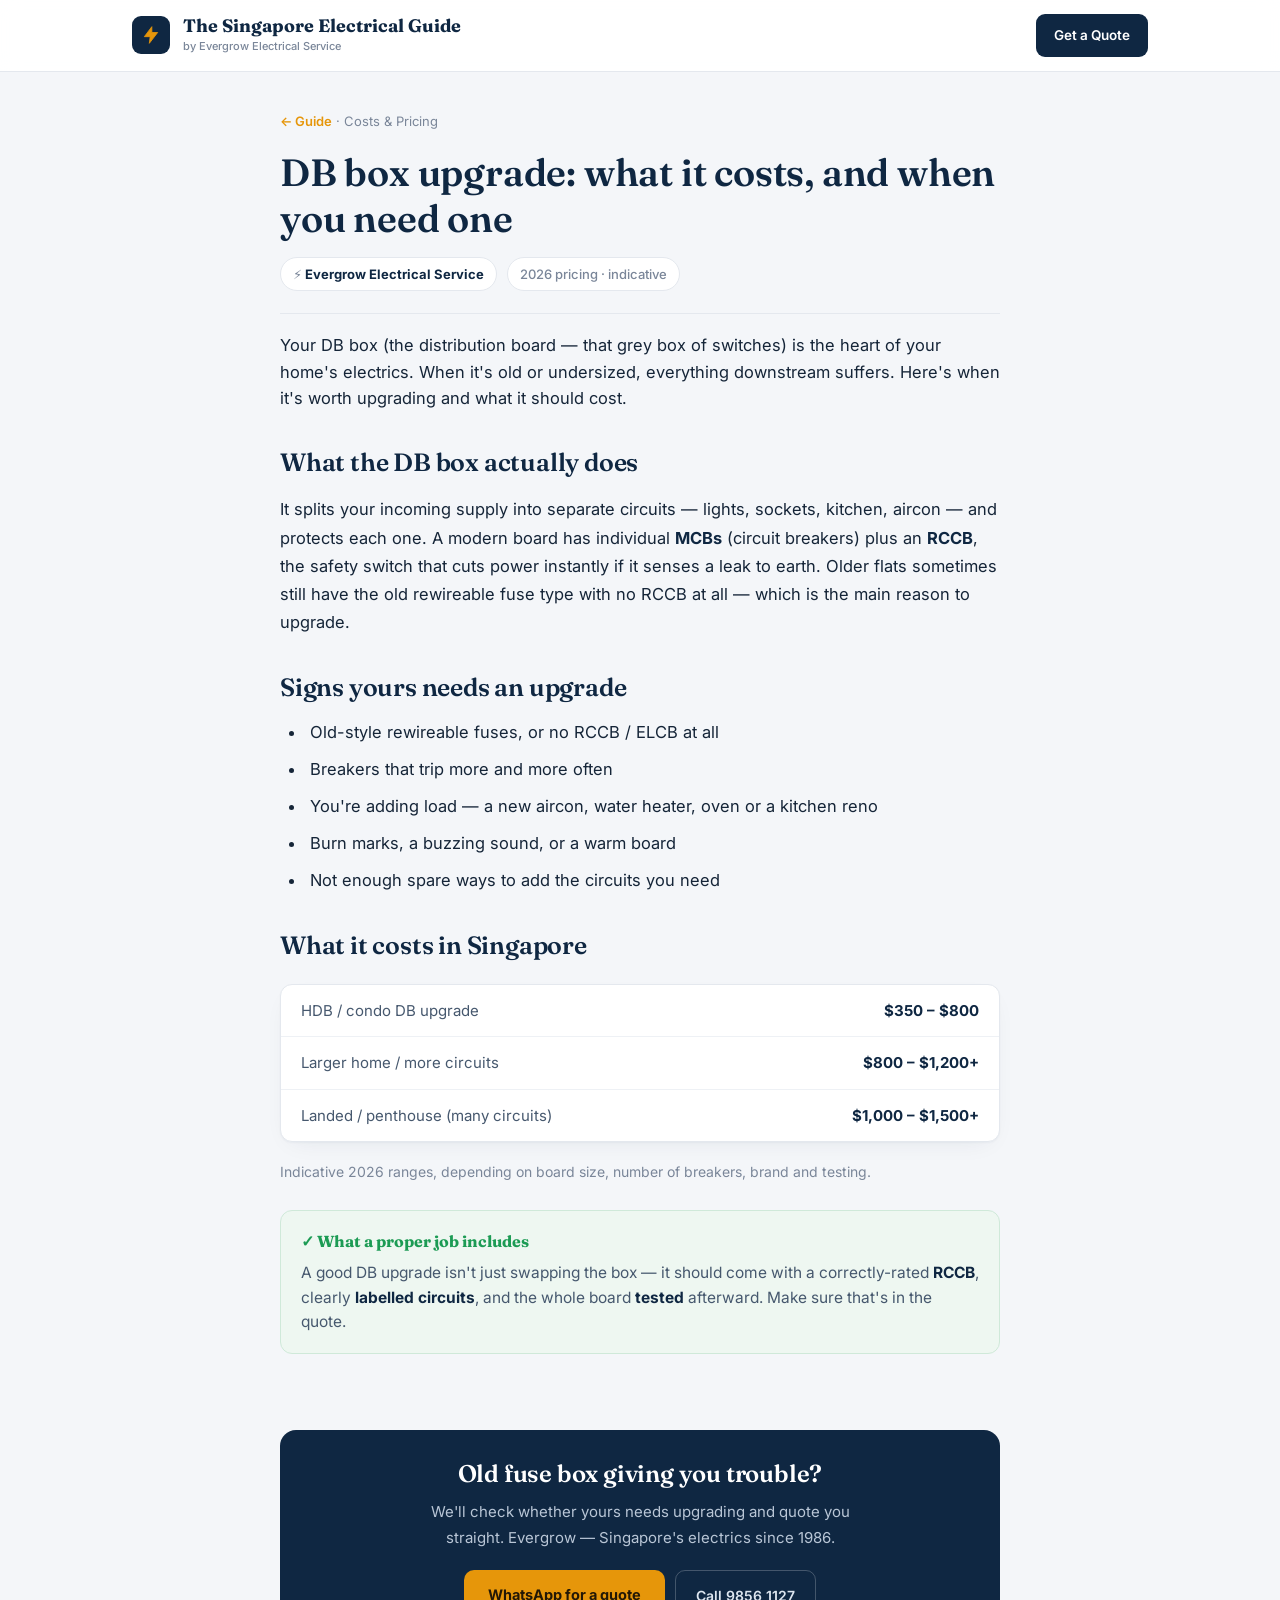
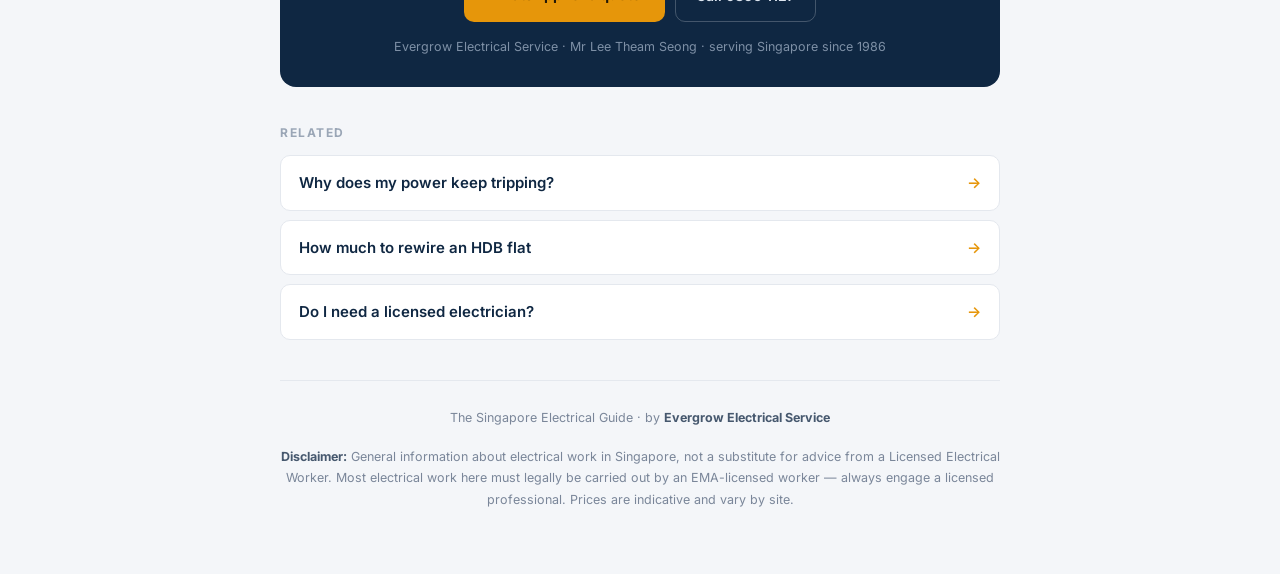
<file: db-box-upgrade-cost.html>
<!DOCTYPE html>
<html lang="en">
<head>
<meta charset="UTF-8">
<meta name="viewport" content="width=device-width, initial-scale=1.0">
<title>DB Box (Fuse Box) Upgrade: Cost & When You Need One — SG Electrical Guide</title>
<meta name="description" content="What a distribution board (DB box) does, the signs yours needs upgrading, and 2026 replacement costs in Singapore for HDB, condo and landed homes.">
<link rel="preconnect" href="https://fonts.googleapis.com"><link rel="preconnect" href="https://fonts.gstatic.com" crossorigin>
<link href="https://fonts.googleapis.com/css2?family=Fraunces:opsz,wght@9..144,500;9..144,600;9..144,700&family=Inter:wght@400;500;600;700&display=swap" rel="stylesheet">
<link rel="stylesheet" href="article.css">
<link rel="canonical" href="https://adamdegoat.github.io/sg-electrical-guide/db-box-upgrade-cost.html">
<link rel="icon" href="favicon.svg" type="image/svg+xml">
<meta property="og:type" content="article">
<meta property="og:site_name" content="The Singapore Electrical Guide">
<meta property="og:title" content="DB Box (Fuse Box) Upgrade: Cost & When You Need One">
<meta property="og:description" content="What a distribution board (DB box) does, the signs yours needs upgrading, and 2026 replacement costs in Singapore for HDB, condo and landed homes.">
<meta property="og:url" content="https://adamdegoat.github.io/sg-electrical-guide/db-box-upgrade-cost.html">
<meta property="og:image" content="https://adamdegoat.github.io/sg-electrical-guide/og.png">
<meta name="twitter:card" content="summary_large_image">
</head>
<body>
<header><div class="nav">
  <div class="logo"><svg width="20" height="20" viewBox="0 0 24 24" fill="none"><path d="M13 2 L4 14 H11 L10 22 L20 9 H13 Z" fill="#e6960a" stroke="#e6960a" stroke-width="1" stroke-linejoin="round"/></svg></div>
  <div class="brand"><div class="nm">The Singapore Electrical Guide</div><div class="tg">by Evergrow Electrical Service</div></div>
  <div class="sp"></div><a class="cta" href="index.html#quote">Get a Quote</a>
</div></header>

<div class="wrap">
<article class="article">
  <div class="crumb"><a href="index.html">← Guide</a> · Costs &amp; Pricing</div>
  <h1>DB box upgrade: what it costs, and when you need one</h1>
  <div class="ameta">
    <span class="pill">⚡ <b>Evergrow Electrical Service</b></span>
    <span class="pill">2026 pricing · indicative</span>
  </div>

  <p class="lede">Your DB box (the distribution board — that grey box of switches) is the heart of your home's electrics. When it's old or undersized, everything downstream suffers. Here's when it's worth upgrading and what it should cost.</p>

  <h2>What the DB box actually does</h2>
  <p>It splits your incoming supply into separate circuits — lights, sockets, kitchen, aircon — and protects each one. A modern board has individual <strong>MCBs</strong> (circuit breakers) plus an <strong>RCCB</strong>, the safety switch that cuts power instantly if it senses a leak to earth. Older flats sometimes still have the old rewireable fuse type with no RCCB at all — which is the main reason to upgrade.</p>

  <h2>Signs yours needs an upgrade</h2>
  <ul>
    <li>Old-style rewireable fuses, or no RCCB / ELCB at all</li>
    <li>Breakers that trip more and more often</li>
    <li>You're adding load — a new aircon, water heater, oven or a kitchen reno</li>
    <li>Burn marks, a buzzing sound, or a warm board</li>
    <li>Not enough spare ways to add the circuits you need</li>
  </ul>

  <h2>What it costs in Singapore</h2>
  <div class="pricebox">
    <div class="prow"><span>HDB / condo DB upgrade</span><b>$350 – $800</b></div>
    <div class="prow"><span>Larger home / more circuits</span><b>$800 – $1,200+</b></div>
    <div class="prow"><span>Landed / penthouse (many circuits)</span><b>$1,000 – $1,500+</b></div>
  </div>
  <p style="font-size:14px;color:var(--muted);margin-top:-6px">Indicative 2026 ranges, depending on board size, number of breakers, brand and testing.</p>

  <div class="callout tip">
    <div class="ct">✓ What a proper job includes</div>
    <p>A good DB upgrade isn't just swapping the box — it should come with a correctly-rated <strong>RCCB</strong>, clearly <strong>labelled circuits</strong>, and the whole board <strong>tested</strong> afterward. Make sure that's in the quote.</p>
  </div>
</article>

<div class="endcta">
  <h2>Old fuse box giving you trouble?</h2>
  <p>We'll check whether yours needs upgrading and quote you straight. Evergrow — Singapore's electrics since 1986.</p>
  <div class="row">
    <a class="primary" href="https://wa.me/6598561127?text=Hi%20Evergrow%2C%20I%27d%20like%20a%20quote%20to%20check%2Fupgrade%20my%20DB%20box." target="_blank" rel="noopener">WhatsApp for a quote</a>
    <a class="ghost" href="tel:+6598561127">Call 9856 1127</a>
  </div>
  <div class="est">Evergrow Electrical Service · Mr Lee Theam Seong · serving Singapore since 1986</div>
</div>

<div class="related">
  <div class="rh">Related</div>
  <a href="power-keeps-tripping.html">Why does my power keep tripping? <span>→</span></a>
  <a href="hdb-rewiring-cost.html">How much to rewire an HDB flat <span>→</span></a>
  <a href="do-i-need-licensed-electrician.html">Do I need a licensed electrician? <span>→</span></a>
</div>

<footer>
  <div>The Singapore Electrical Guide · by <b>Evergrow Electrical Service</b></div>
  <div class="disc"><b>Disclaimer:</b> General information about electrical work in Singapore, not a substitute for advice from a Licensed Electrical Worker. Most electrical work here must legally be carried out by an EMA-licensed worker — always engage a licensed professional. Prices are indicative and vary by site.</div>
</footer>
</div>
</body>
</html>
</file>
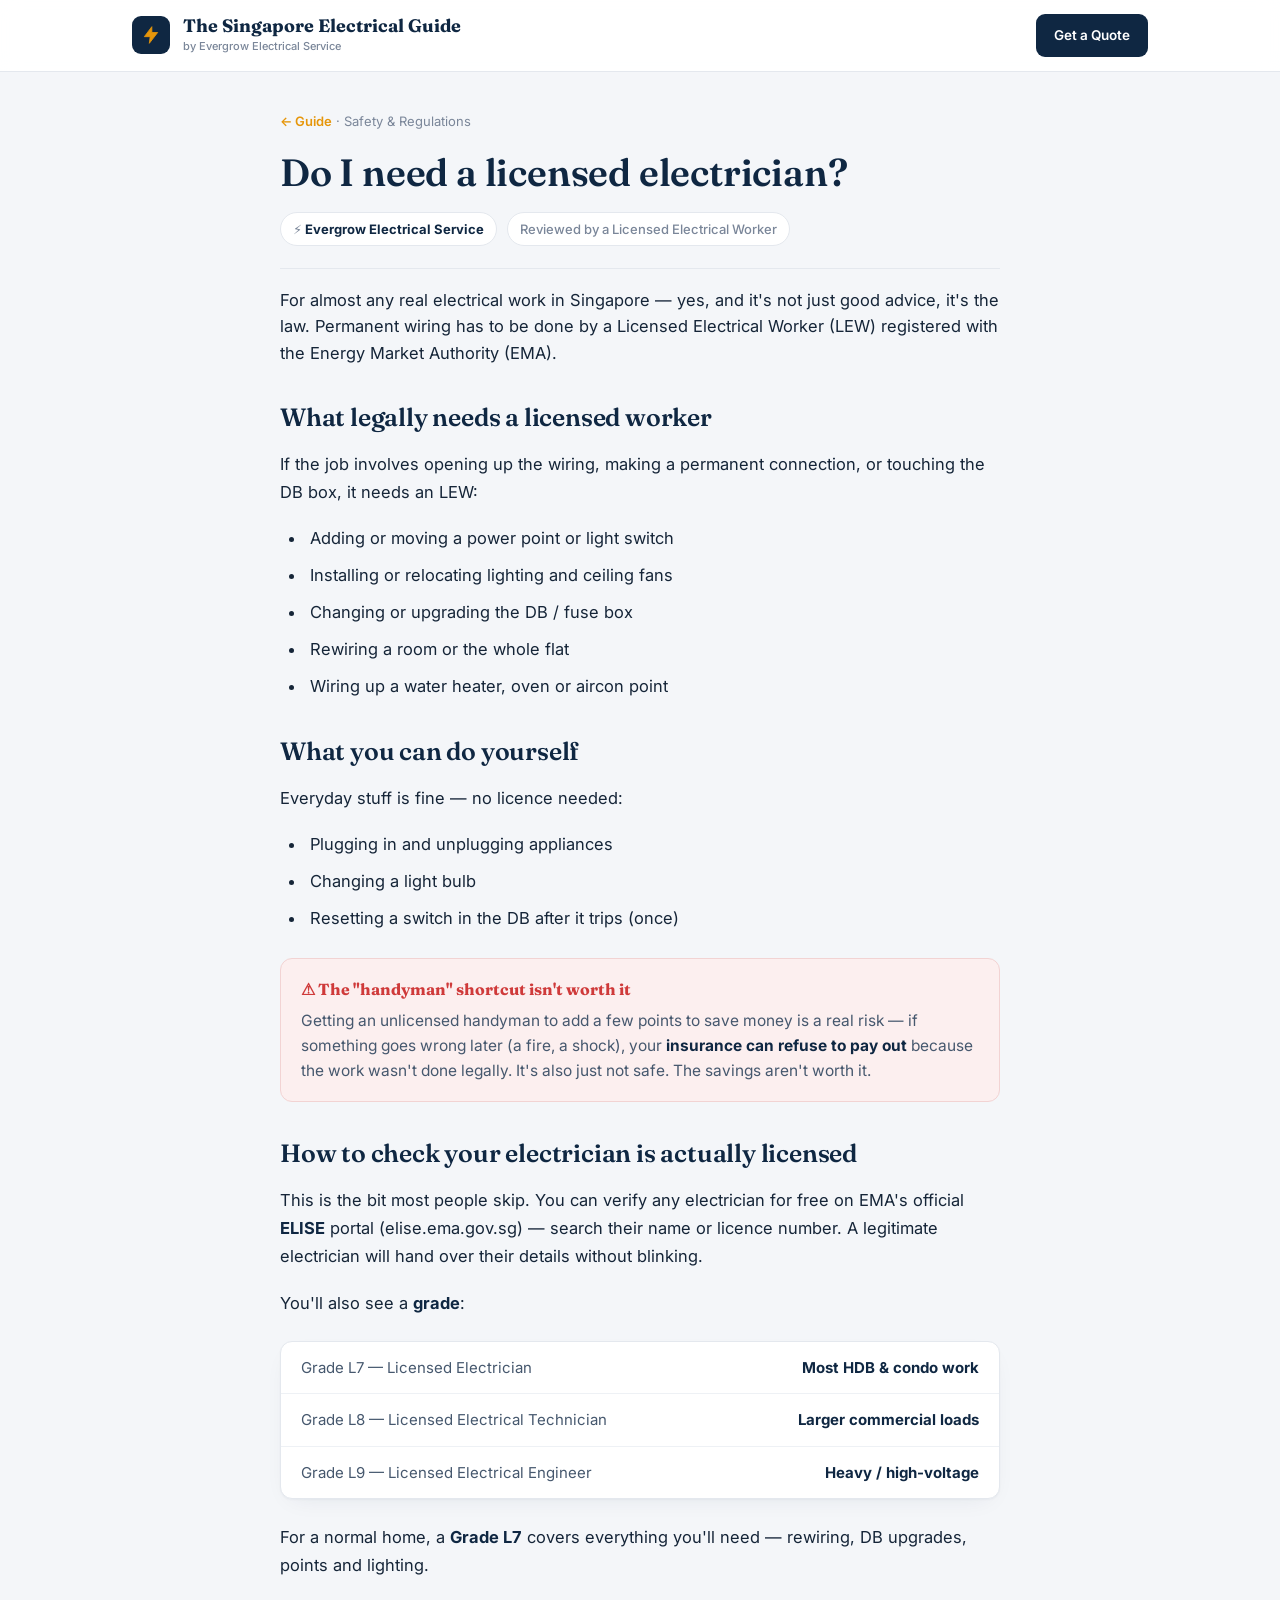
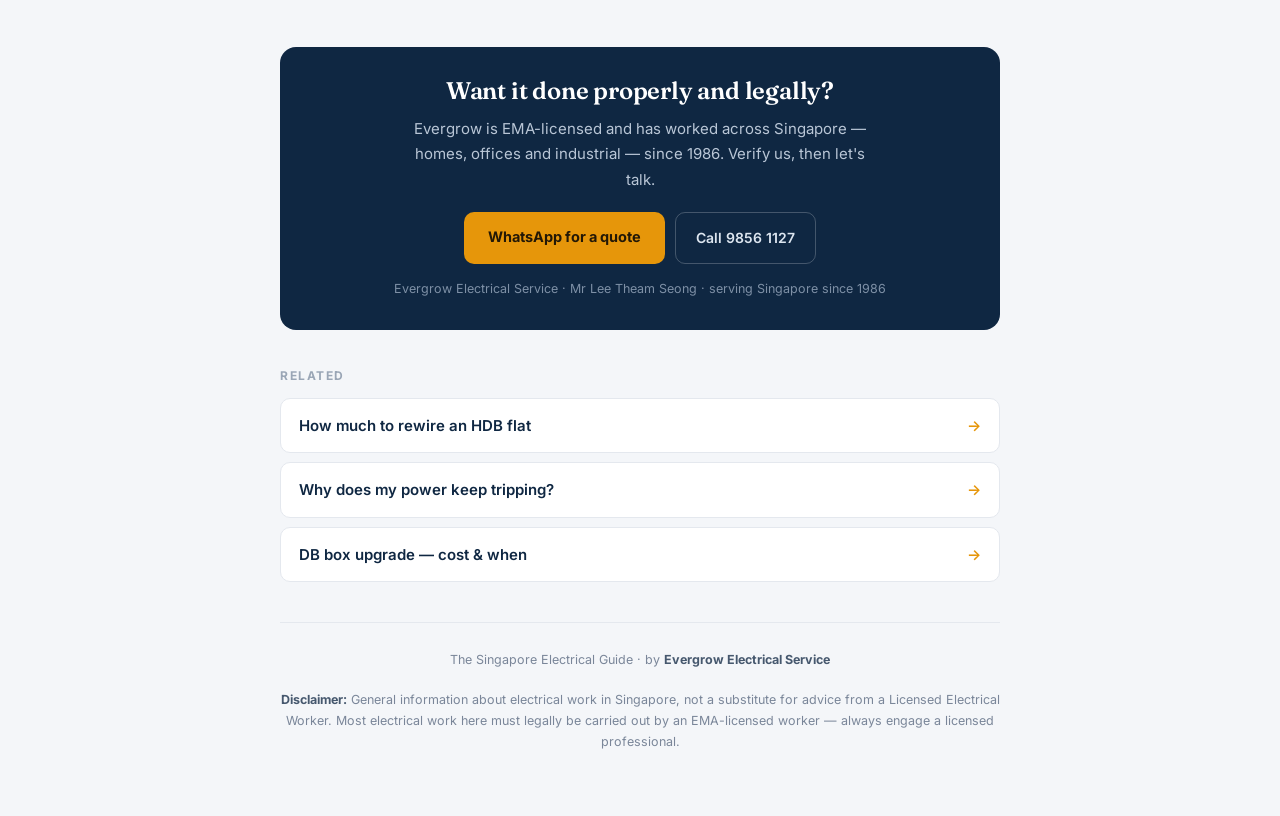
<file: do-i-need-licensed-electrician.html>
<!DOCTYPE html>
<html lang="en">
<head>
<meta charset="UTF-8">
<meta name="viewport" content="width=device-width, initial-scale=1.0">
<title>Do I Need a Licensed Electrician in Singapore? (And How to Check) — SG Electrical Guide</title>
<meta name="description" content="In Singapore most electrical work must legally be done by an EMA Licensed Electrical Worker. Here's what needs one, what you can do yourself, and how to verify a licence on ELISE.">
<link rel="preconnect" href="https://fonts.googleapis.com"><link rel="preconnect" href="https://fonts.gstatic.com" crossorigin>
<link href="https://fonts.googleapis.com/css2?family=Fraunces:opsz,wght@9..144,500;9..144,600;9..144,700&family=Inter:wght@400;500;600;700&display=swap" rel="stylesheet">
<link rel="stylesheet" href="article.css">
<link rel="canonical" href="https://adamdegoat.github.io/sg-electrical-guide/do-i-need-licensed-electrician.html">
<link rel="icon" href="favicon.svg" type="image/svg+xml">
<meta property="og:type" content="article">
<meta property="og:site_name" content="The Singapore Electrical Guide">
<meta property="og:title" content="Do I Need a Licensed Electrician in Singapore? (And How to Check)">
<meta property="og:description" content="In Singapore most electrical work must legally be done by an EMA Licensed Electrical Worker. Here's what needs one, what you can do yourself, and how to verify a licence on ELISE.">
<meta property="og:url" content="https://adamdegoat.github.io/sg-electrical-guide/do-i-need-licensed-electrician.html">
<meta property="og:image" content="https://adamdegoat.github.io/sg-electrical-guide/og.png">
<meta name="twitter:card" content="summary_large_image">
</head>
<body>
<header><div class="nav">
  <div class="logo"><svg width="20" height="20" viewBox="0 0 24 24" fill="none"><path d="M13 2 L4 14 H11 L10 22 L20 9 H13 Z" fill="#e6960a" stroke="#e6960a" stroke-width="1" stroke-linejoin="round"/></svg></div>
  <div class="brand"><div class="nm">The Singapore Electrical Guide</div><div class="tg">by Evergrow Electrical Service</div></div>
  <div class="sp"></div><a class="cta" href="index.html#quote">Get a Quote</a>
</div></header>

<div class="wrap">
<article class="article">
  <div class="crumb"><a href="index.html">← Guide</a> · Safety &amp; Regulations</div>
  <h1>Do I need a licensed electrician?</h1>
  <div class="ameta">
    <span class="pill">⚡ <b>Evergrow Electrical Service</b></span>
    <span class="pill">Reviewed by a Licensed Electrical Worker</span>
  </div>

  <p class="lede">For almost any real electrical work in Singapore — yes, and it's not just good advice, it's the law. Permanent wiring has to be done by a Licensed Electrical Worker (LEW) registered with the Energy Market Authority (EMA).</p>

  <h2>What legally needs a licensed worker</h2>
  <p>If the job involves opening up the wiring, making a permanent connection, or touching the DB box, it needs an LEW:</p>
  <ul>
    <li>Adding or moving a power point or light switch</li>
    <li>Installing or relocating lighting and ceiling fans</li>
    <li>Changing or upgrading the DB / fuse box</li>
    <li>Rewiring a room or the whole flat</li>
    <li>Wiring up a water heater, oven or aircon point</li>
  </ul>

  <h2>What you can do yourself</h2>
  <p>Everyday stuff is fine — no licence needed:</p>
  <ul>
    <li>Plugging in and unplugging appliances</li>
    <li>Changing a light bulb</li>
    <li>Resetting a switch in the DB after it trips (once)</li>
  </ul>

  <div class="callout warn">
    <div class="ct">⚠ The "handyman" shortcut isn't worth it</div>
    <p>Getting an unlicensed handyman to add a few points to save money is a real risk — if something goes wrong later (a fire, a shock), your <strong>insurance can refuse to pay out</strong> because the work wasn't done legally. It's also just not safe. The savings aren't worth it.</p>
  </div>

  <h2>How to check your electrician is actually licensed</h2>
  <p>This is the bit most people skip. You can verify any electrician for free on EMA's official <strong>ELISE</strong> portal (<span class="inl">elise.ema.gov.sg</span>) — search their name or licence number. A legitimate electrician will hand over their details without blinking.</p>

  <p>You'll also see a <strong>grade</strong>:</p>
  <div class="pricebox">
    <div class="prow"><span>Grade L7 — Licensed Electrician</span><b>Most HDB &amp; condo work</b></div>
    <div class="prow"><span>Grade L8 — Licensed Electrical Technician</span><b>Larger commercial loads</b></div>
    <div class="prow"><span>Grade L9 — Licensed Electrical Engineer</span><b>Heavy / high-voltage</b></div>
  </div>
  <p>For a normal home, a <strong>Grade L7</strong> covers everything you'll need — rewiring, DB upgrades, points and lighting.</p>
</article>

<div class="endcta">
  <h2>Want it done properly and legally?</h2>
  <p>Evergrow is EMA-licensed and has worked across Singapore — homes, offices and industrial — since 1986. Verify us, then let's talk.</p>
  <div class="row">
    <a class="primary" href="https://wa.me/6598561127?text=Hi%20Evergrow%2C%20I%27d%20like%20a%20quote%20for%20electrical%20work." target="_blank" rel="noopener">WhatsApp for a quote</a>
    <a class="ghost" href="tel:+6598561127">Call 9856 1127</a>
  </div>
  <div class="est">Evergrow Electrical Service · Mr Lee Theam Seong · serving Singapore since 1986</div>
</div>

<div class="related">
  <div class="rh">Related</div>
  <a href="hdb-rewiring-cost.html">How much to rewire an HDB flat <span>→</span></a>
  <a href="power-keeps-tripping.html">Why does my power keep tripping? <span>→</span></a>
  <a href="db-box-upgrade-cost.html">DB box upgrade — cost &amp; when <span>→</span></a>
</div>

<footer>
  <div>The Singapore Electrical Guide · by <b>Evergrow Electrical Service</b></div>
  <div class="disc"><b>Disclaimer:</b> General information about electrical work in Singapore, not a substitute for advice from a Licensed Electrical Worker. Most electrical work here must legally be carried out by an EMA-licensed worker — always engage a licensed professional.</div>
</footer>
</div>
</body>
</html>
</file>
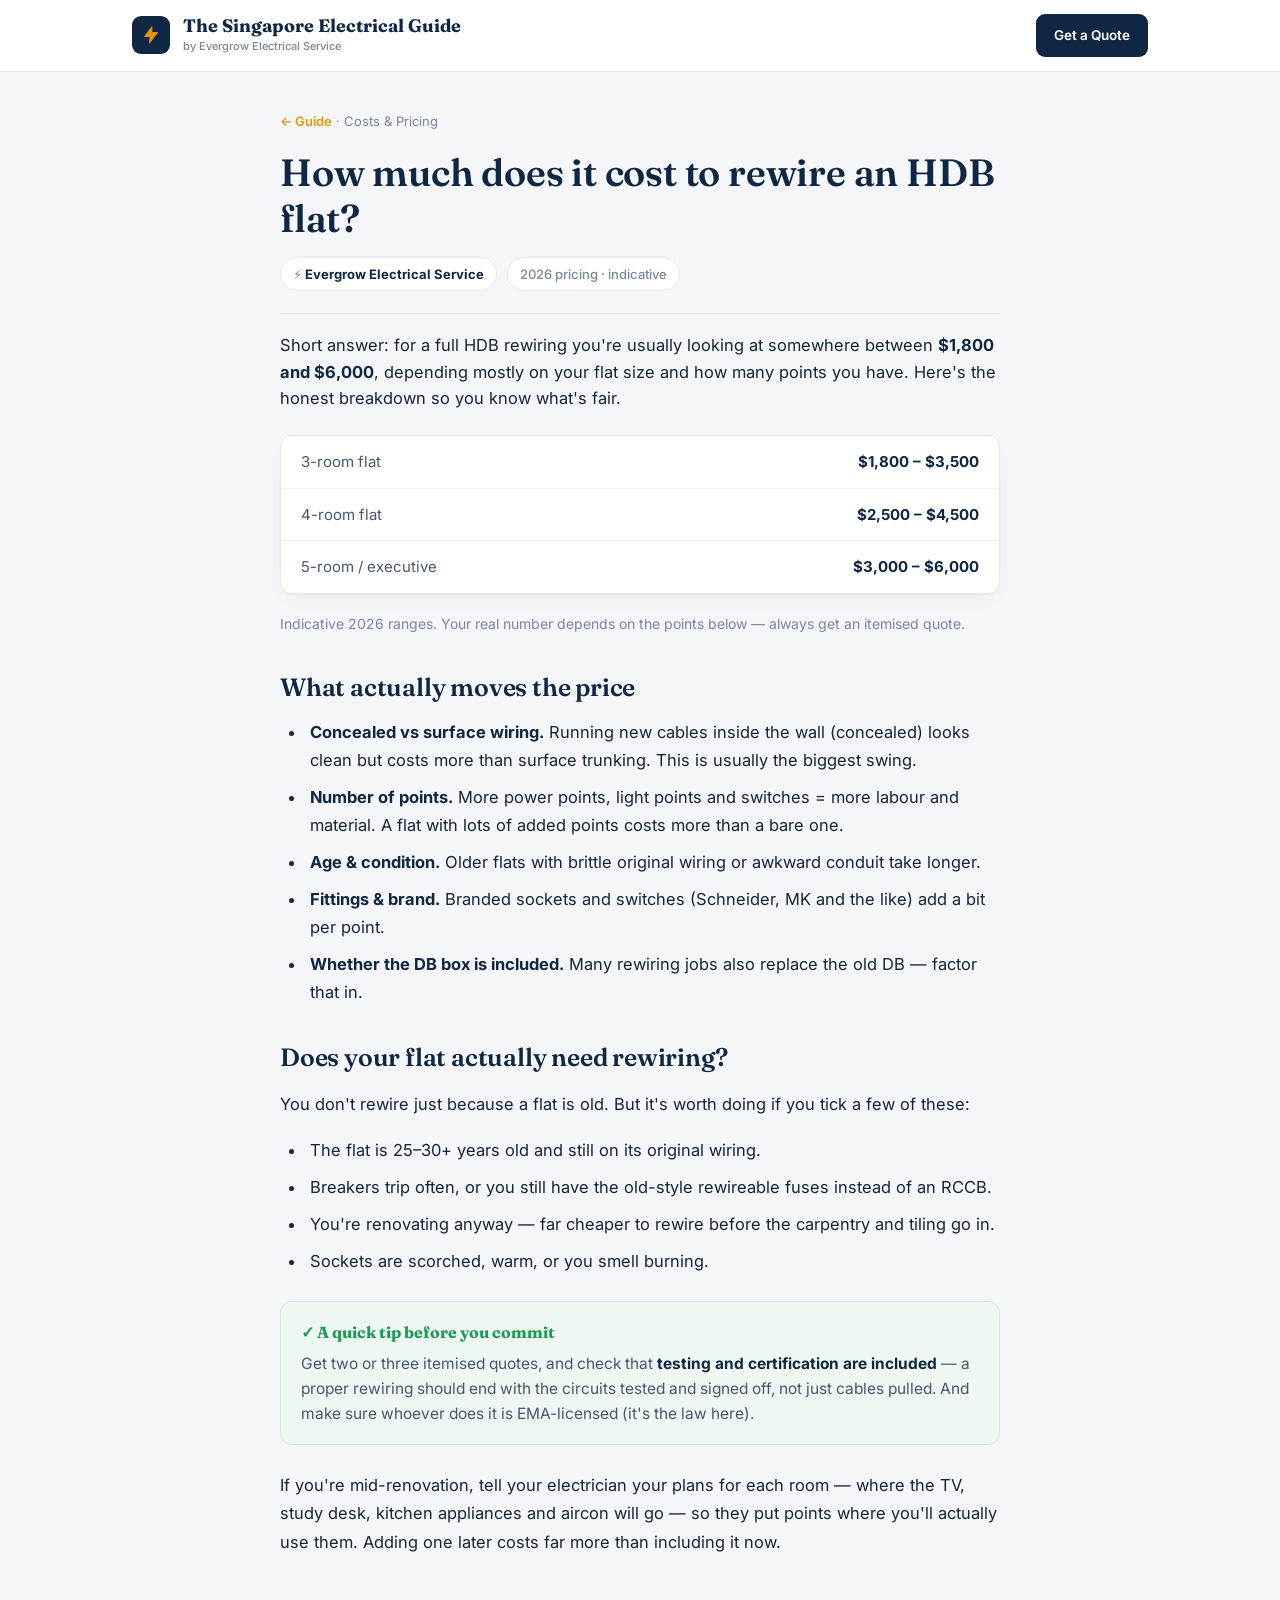
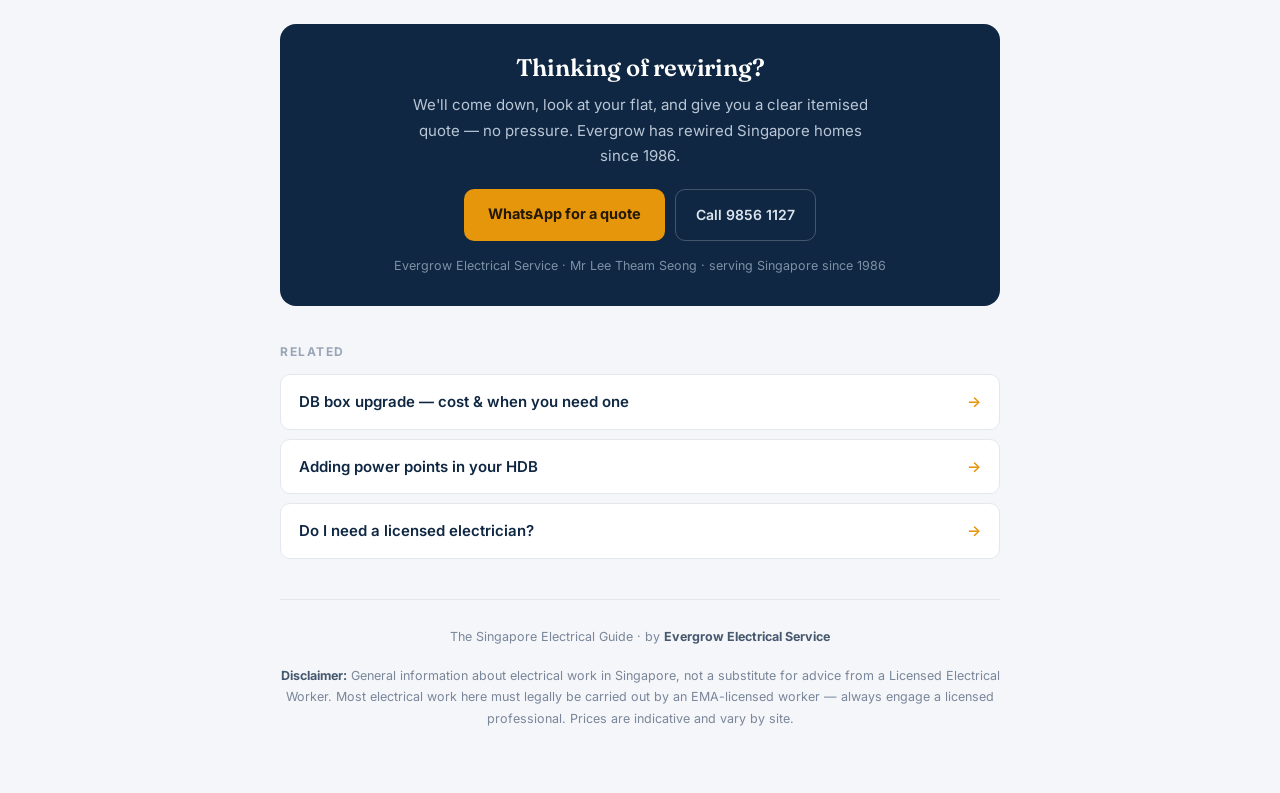
<file: hdb-rewiring-cost.html>
<!DOCTYPE html>
<html lang="en">
<head>
<meta charset="UTF-8">
<meta name="viewport" content="width=device-width, initial-scale=1.0">
<title>How Much Does It Cost to Rewire an HDB Flat? (2026) — SG Electrical Guide</title>
<meta name="description" content="Real 2026 prices to rewire a 3, 4 or 5-room HDB flat in Singapore, what changes the price, and how to tell if your flat actually needs rewiring.">
<link rel="preconnect" href="https://fonts.googleapis.com"><link rel="preconnect" href="https://fonts.gstatic.com" crossorigin>
<link href="https://fonts.googleapis.com/css2?family=Fraunces:opsz,wght@9..144,500;9..144,600;9..144,700&family=Inter:wght@400;500;600;700&display=swap" rel="stylesheet">
<link rel="stylesheet" href="article.css">
<link rel="canonical" href="https://adamdegoat.github.io/sg-electrical-guide/hdb-rewiring-cost.html">
<link rel="icon" href="favicon.svg" type="image/svg+xml">
<meta property="og:type" content="article">
<meta property="og:site_name" content="The Singapore Electrical Guide">
<meta property="og:title" content="How Much Does It Cost to Rewire an HDB Flat? (2026)">
<meta property="og:description" content="Real 2026 prices to rewire a 3, 4 or 5-room HDB flat in Singapore, what changes the price, and how to tell if your flat actually needs rewiring.">
<meta property="og:url" content="https://adamdegoat.github.io/sg-electrical-guide/hdb-rewiring-cost.html">
<meta property="og:image" content="https://adamdegoat.github.io/sg-electrical-guide/og.png">
<meta name="twitter:card" content="summary_large_image">
</head>
<body>
<header><div class="nav">
  <div class="logo"><svg width="20" height="20" viewBox="0 0 24 24" fill="none"><path d="M13 2 L4 14 H11 L10 22 L20 9 H13 Z" fill="#e6960a" stroke="#e6960a" stroke-width="1" stroke-linejoin="round"/></svg></div>
  <div class="brand"><div class="nm">The Singapore Electrical Guide</div><div class="tg">by Evergrow Electrical Service</div></div>
  <div class="sp"></div><a class="cta" href="index.html#quote">Get a Quote</a>
</div></header>

<div class="wrap">
<article class="article">
  <div class="crumb"><a href="index.html">← Guide</a> · Costs &amp; Pricing</div>
  <h1>How much does it cost to rewire an HDB flat?</h1>
  <div class="ameta">
    <span class="pill">⚡ <b>Evergrow Electrical Service</b></span>
    <span class="pill">2026 pricing · indicative</span>
  </div>

  <p class="lede">Short answer: for a full HDB rewiring you're usually looking at somewhere between <strong>$1,800 and $6,000</strong>, depending mostly on your flat size and how many points you have. Here's the honest breakdown so you know what's fair.</p>

  <div class="pricebox">
    <div class="prow"><span>3-room flat</span><b>$1,800 – $3,500</b></div>
    <div class="prow"><span>4-room flat</span><b>$2,500 – $4,500</b></div>
    <div class="prow"><span>5-room / executive</span><b>$3,000 – $6,000</b></div>
  </div>
  <p style="font-size:14px;color:var(--muted);margin-top:-6px">Indicative 2026 ranges. Your real number depends on the points below — always get an itemised quote.</p>

  <h2>What actually moves the price</h2>
  <ul>
    <li><strong>Concealed vs surface wiring.</strong> Running new cables inside the wall (concealed) looks clean but costs more than surface trunking. This is usually the biggest swing.</li>
    <li><strong>Number of points.</strong> More power points, light points and switches = more labour and material. A flat with lots of added points costs more than a bare one.</li>
    <li><strong>Age &amp; condition.</strong> Older flats with brittle original wiring or awkward conduit take longer.</li>
    <li><strong>Fittings &amp; brand.</strong> Branded sockets and switches (Schneider, MK and the like) add a bit per point.</li>
    <li><strong>Whether the DB box is included.</strong> Many rewiring jobs also replace the old DB — factor that in.</li>
  </ul>

  <h2>Does your flat actually need rewiring?</h2>
  <p>You don't rewire just because a flat is old. But it's worth doing if you tick a few of these:</p>
  <ul>
    <li>The flat is 25–30+ years old and still on its original wiring.</li>
    <li>Breakers trip often, or you still have the old-style rewireable fuses instead of an RCCB.</li>
    <li>You're renovating anyway — far cheaper to rewire before the carpentry and tiling go in.</li>
    <li>Sockets are scorched, warm, or you smell burning.</li>
  </ul>

  <div class="callout tip">
    <div class="ct">✓ A quick tip before you commit</div>
    <p>Get two or three itemised quotes, and check that <strong>testing and certification are included</strong> — a proper rewiring should end with the circuits tested and signed off, not just cables pulled. And make sure whoever does it is EMA-licensed (it's the law here).</p>
  </div>

  <p>If you're mid-renovation, tell your electrician your plans for each room — where the TV, study desk, kitchen appliances and aircon will go — so they put points where you'll actually use them. Adding one later costs far more than including it now.</p>
</article>

<div class="endcta">
  <h2>Thinking of rewiring?</h2>
  <p>We'll come down, look at your flat, and give you a clear itemised quote — no pressure. Evergrow has rewired Singapore homes since 1986.</p>
  <div class="row">
    <a class="primary" href="https://wa.me/6598561127?text=Hi%20Evergrow%2C%20I%27d%20like%20a%20quote%20to%20rewire%20my%20HDB%20flat." target="_blank" rel="noopener">WhatsApp for a quote</a>
    <a class="ghost" href="tel:+6598561127">Call 9856 1127</a>
  </div>
  <div class="est">Evergrow Electrical Service · Mr Lee Theam Seong · serving Singapore since 1986</div>
</div>

<div class="related">
  <div class="rh">Related</div>
  <a href="db-box-upgrade-cost.html">DB box upgrade — cost &amp; when you need one <span>→</span></a>
  <a href="adding-power-points-hdb.html">Adding power points in your HDB <span>→</span></a>
  <a href="do-i-need-licensed-electrician.html">Do I need a licensed electrician? <span>→</span></a>
</div>

<footer>
  <div>The Singapore Electrical Guide · by <b>Evergrow Electrical Service</b></div>
  <div class="disc"><b>Disclaimer:</b> General information about electrical work in Singapore, not a substitute for advice from a Licensed Electrical Worker. Most electrical work here must legally be carried out by an EMA-licensed worker — always engage a licensed professional. Prices are indicative and vary by site.</div>
</footer>
</div>
</body>
</html>
</file>
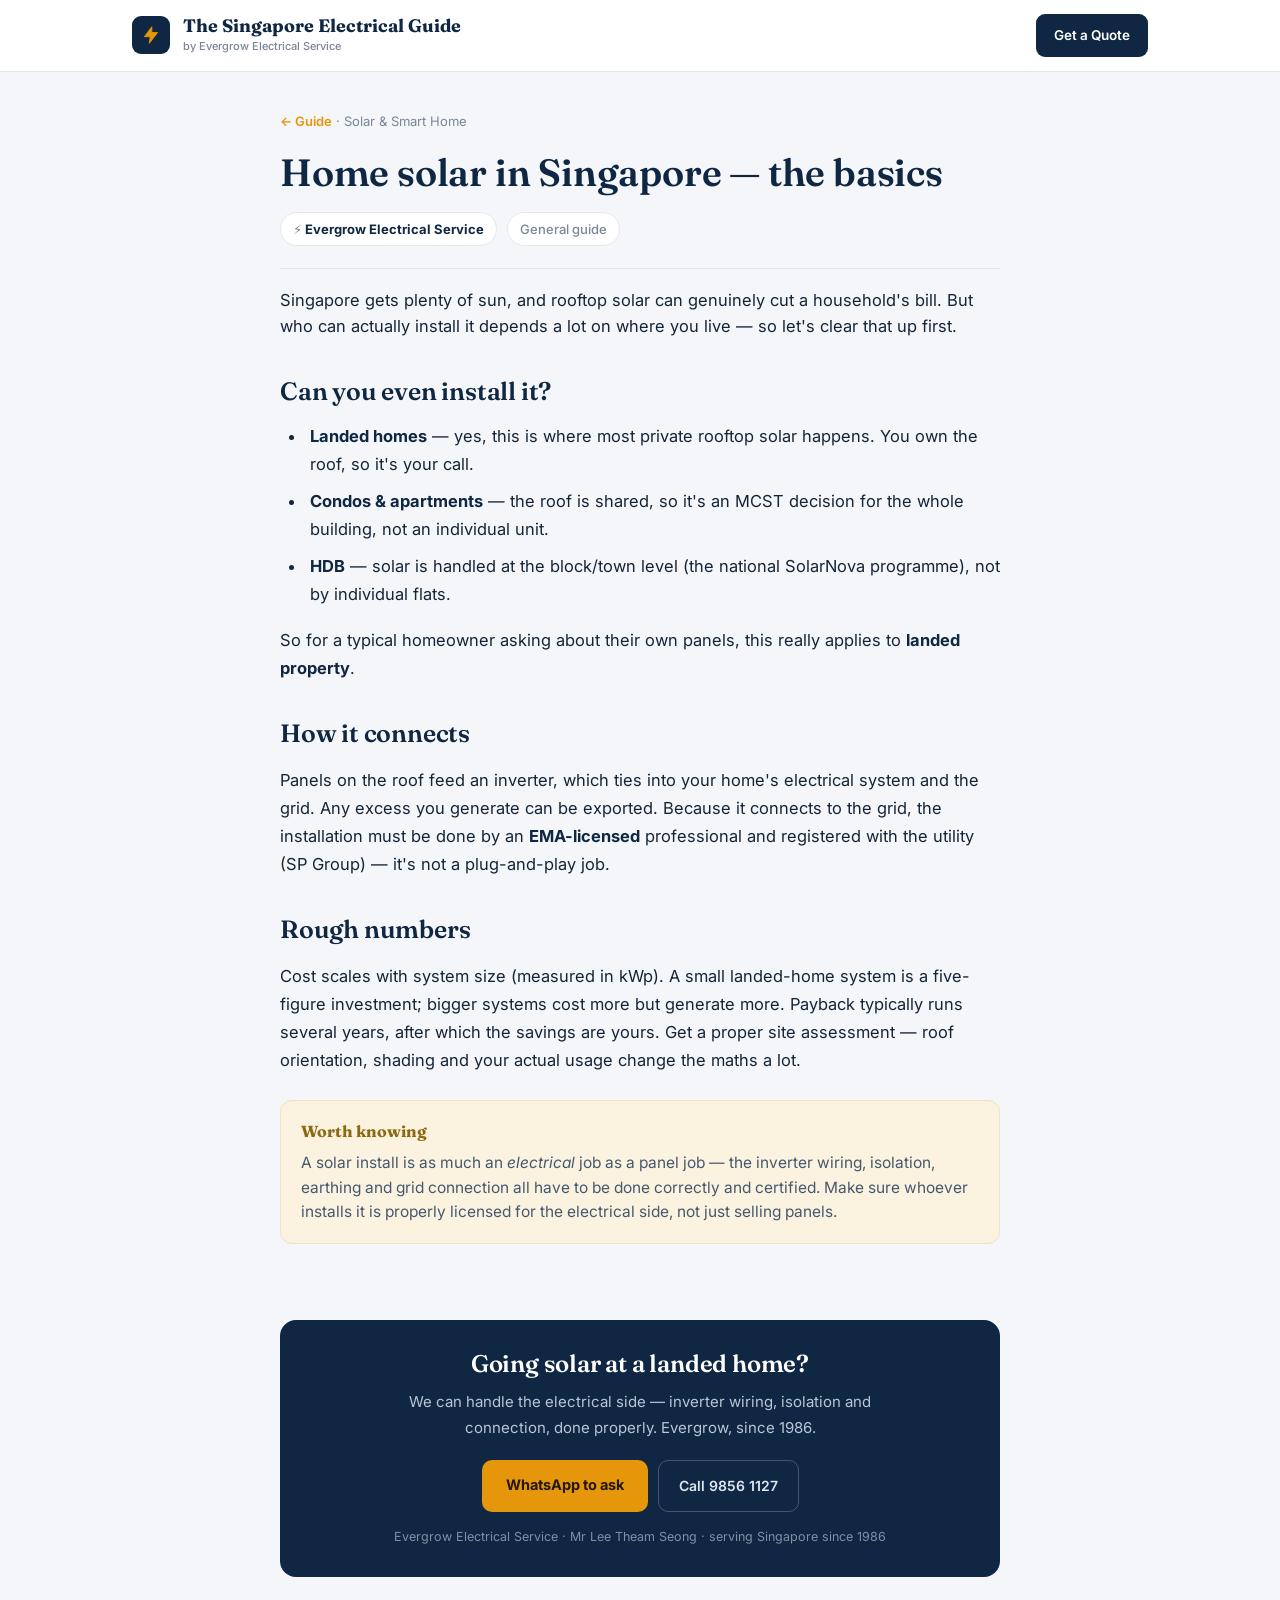
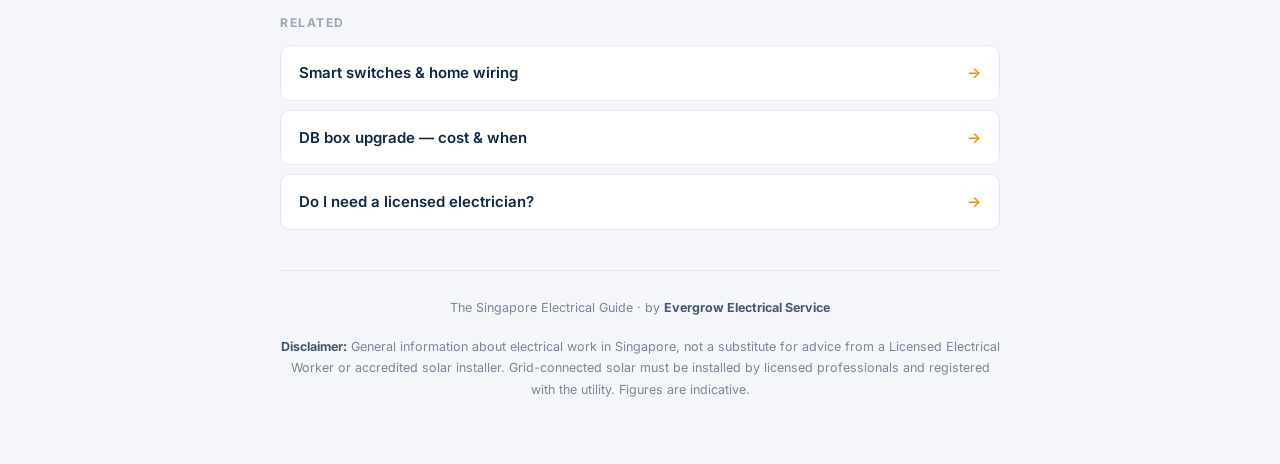
<file: home-solar-singapore.html>
<!DOCTYPE html>
<html lang="en">
<head>
<meta charset="UTF-8">
<meta name="viewport" content="width=device-width, initial-scale=1.0">
<title>Home Solar in Singapore — The Basics — SG Electrical Guide</title>
<meta name="description" content="Thinking about rooftop solar for your Singapore home? Who can actually install it, how it connects to the grid, rough costs, and the electrical side explained simply.">
<link rel="preconnect" href="https://fonts.googleapis.com"><link rel="preconnect" href="https://fonts.gstatic.com" crossorigin>
<link href="https://fonts.googleapis.com/css2?family=Fraunces:opsz,wght@9..144,500;9..144,600;9..144,700&family=Inter:wght@400;500;600;700&display=swap" rel="stylesheet">
<link rel="stylesheet" href="article.css">
<link rel="canonical" href="https://adamdegoat.github.io/sg-electrical-guide/home-solar-singapore.html">
<link rel="icon" href="favicon.svg" type="image/svg+xml">
<meta property="og:type" content="article">
<meta property="og:site_name" content="The Singapore Electrical Guide">
<meta property="og:title" content="Home Solar in Singapore — The Basics">
<meta property="og:description" content="Thinking about rooftop solar for your Singapore home? Who can actually install it, how it connects to the grid, rough costs, and the electrical side explained simply.">
<meta property="og:url" content="https://adamdegoat.github.io/sg-electrical-guide/home-solar-singapore.html">
<meta property="og:image" content="https://adamdegoat.github.io/sg-electrical-guide/og.png">
<meta name="twitter:card" content="summary_large_image">
</head>
<body>
<header><div class="nav">
  <div class="logo"><svg width="20" height="20" viewBox="0 0 24 24" fill="none"><path d="M13 2 L4 14 H11 L10 22 L20 9 H13 Z" fill="#e6960a" stroke="#e6960a" stroke-width="1" stroke-linejoin="round"/></svg></div>
  <div class="brand"><div class="nm">The Singapore Electrical Guide</div><div class="tg">by Evergrow Electrical Service</div></div>
  <div class="sp"></div><a class="cta" href="index.html#quote">Get a Quote</a>
</div></header>

<div class="wrap">
<article class="article">
  <div class="crumb"><a href="index.html">← Guide</a> · Solar &amp; Smart Home</div>
  <h1>Home solar in Singapore — the basics</h1>
  <div class="ameta">
    <span class="pill">⚡ <b>Evergrow Electrical Service</b></span>
    <span class="pill">General guide</span>
  </div>

  <p class="lede">Singapore gets plenty of sun, and rooftop solar can genuinely cut a household's bill. But who can actually install it depends a lot on where you live — so let's clear that up first.</p>

  <h2>Can you even install it?</h2>
  <ul>
    <li><strong>Landed homes</strong> — yes, this is where most private rooftop solar happens. You own the roof, so it's your call.</li>
    <li><strong>Condos &amp; apartments</strong> — the roof is shared, so it's an MCST decision for the whole building, not an individual unit.</li>
    <li><strong>HDB</strong> — solar is handled at the block/town level (the national SolarNova programme), not by individual flats.</li>
  </ul>
  <p>So for a typical homeowner asking about their own panels, this really applies to <strong>landed property</strong>.</p>

  <h2>How it connects</h2>
  <p>Panels on the roof feed an inverter, which ties into your home's electrical system and the grid. Any excess you generate can be exported. Because it connects to the grid, the installation must be done by an <strong>EMA-licensed</strong> professional and registered with the utility (SP Group) — it's not a plug-and-play job.</p>

  <h2>Rough numbers</h2>
  <p>Cost scales with system size (measured in kWp). A small landed-home system is a five-figure investment; bigger systems cost more but generate more. Payback typically runs several years, after which the savings are yours. Get a proper site assessment — roof orientation, shading and your actual usage change the maths a lot.</p>

  <div class="callout note">
    <div class="ct">Worth knowing</div>
    <p>A solar install is as much an <em>electrical</em> job as a panel job — the inverter wiring, isolation, earthing and grid connection all have to be done correctly and certified. Make sure whoever installs it is properly licensed for the electrical side, not just selling panels.</p>
  </div>
</article>

<div class="endcta">
  <h2>Going solar at a landed home?</h2>
  <p>We can handle the electrical side — inverter wiring, isolation and connection, done properly. Evergrow, since 1986.</p>
  <div class="row">
    <a class="primary" href="https://wa.me/6598561127?text=Hi%20Evergrow%2C%20I%27d%20like%20to%20ask%20about%20the%20electrical%20side%20of%20a%20solar%20install." target="_blank" rel="noopener">WhatsApp to ask</a>
    <a class="ghost" href="tel:+6598561127">Call 9856 1127</a>
  </div>
  <div class="est">Evergrow Electrical Service · Mr Lee Theam Seong · serving Singapore since 1986</div>
</div>

<div class="related">
  <div class="rh">Related</div>
  <a href="smart-home-wiring.html">Smart switches &amp; home wiring <span>→</span></a>
  <a href="db-box-upgrade-cost.html">DB box upgrade — cost &amp; when <span>→</span></a>
  <a href="do-i-need-licensed-electrician.html">Do I need a licensed electrician? <span>→</span></a>
</div>

<footer>
  <div>The Singapore Electrical Guide · by <b>Evergrow Electrical Service</b></div>
  <div class="disc"><b>Disclaimer:</b> General information about electrical work in Singapore, not a substitute for advice from a Licensed Electrical Worker or accredited solar installer. Grid-connected solar must be installed by licensed professionals and registered with the utility. Figures are indicative.</div>
</footer>
</div>
</body>
</html>
</file>
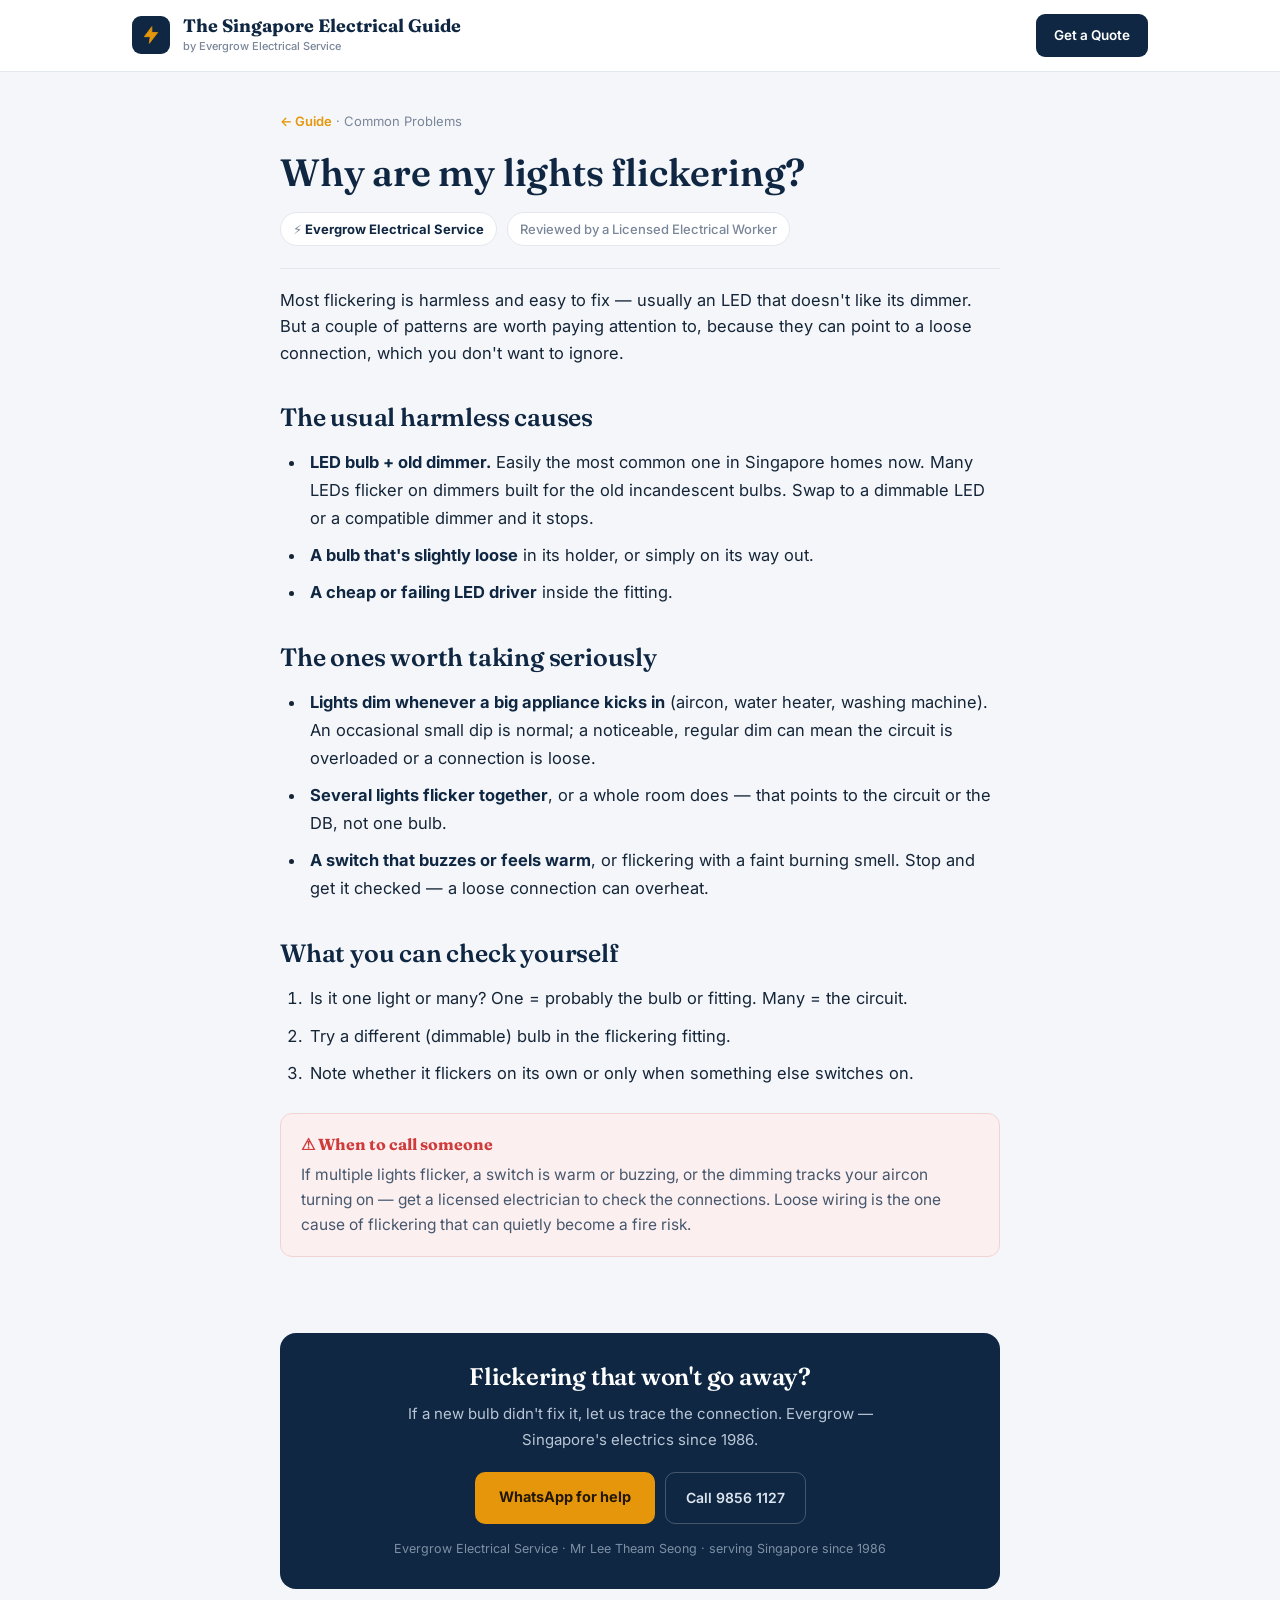
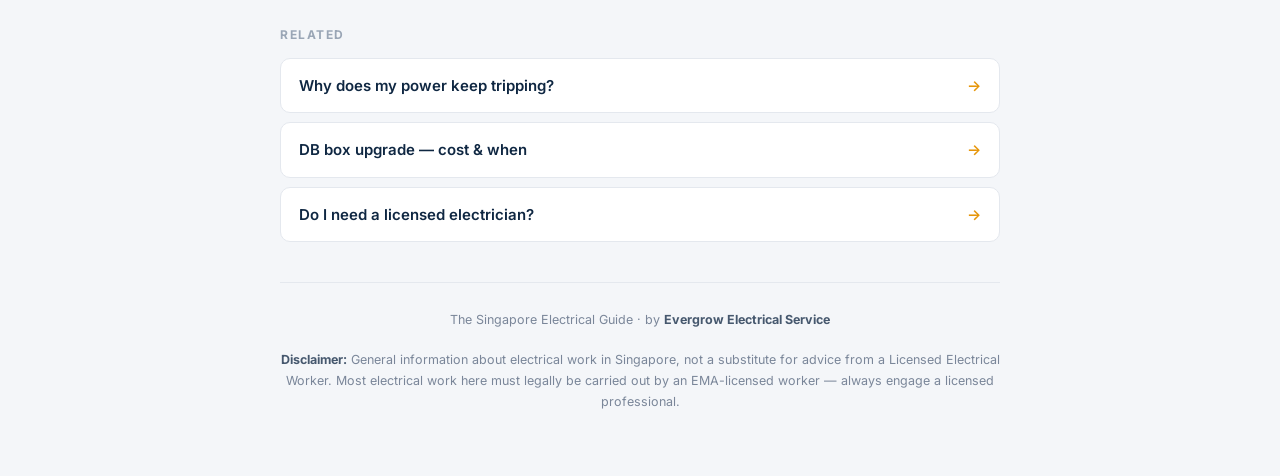
<file: lights-flickering.html>
<!DOCTYPE html>
<html lang="en">
<head>
<meta charset="UTF-8">
<meta name="viewport" content="width=device-width, initial-scale=1.0">
<title>Why Are My Lights Flickering? — SG Electrical Guide</title>
<meta name="description" content="Flickering lights in your HDB or condo — the usual harmless causes, the ones worth worrying about, what to check yourself, and when to call a licensed electrician.">
<link rel="preconnect" href="https://fonts.googleapis.com"><link rel="preconnect" href="https://fonts.gstatic.com" crossorigin>
<link href="https://fonts.googleapis.com/css2?family=Fraunces:opsz,wght@9..144,500;9..144,600;9..144,700&family=Inter:wght@400;500;600;700&display=swap" rel="stylesheet">
<link rel="stylesheet" href="article.css">
<link rel="canonical" href="https://adamdegoat.github.io/sg-electrical-guide/lights-flickering.html">
<link rel="icon" href="favicon.svg" type="image/svg+xml">
<meta property="og:type" content="article">
<meta property="og:site_name" content="The Singapore Electrical Guide">
<meta property="og:title" content="Why Are My Lights Flickering?">
<meta property="og:description" content="Flickering lights in your HDB or condo — the usual harmless causes, the ones worth worrying about, what to check yourself, and when to call a licensed electrician.">
<meta property="og:url" content="https://adamdegoat.github.io/sg-electrical-guide/lights-flickering.html">
<meta property="og:image" content="https://adamdegoat.github.io/sg-electrical-guide/og.png">
<meta name="twitter:card" content="summary_large_image">
</head>
<body>
<header><div class="nav">
  <div class="logo"><svg width="20" height="20" viewBox="0 0 24 24" fill="none"><path d="M13 2 L4 14 H11 L10 22 L20 9 H13 Z" fill="#e6960a" stroke="#e6960a" stroke-width="1" stroke-linejoin="round"/></svg></div>
  <div class="brand"><div class="nm">The Singapore Electrical Guide</div><div class="tg">by Evergrow Electrical Service</div></div>
  <div class="sp"></div><a class="cta" href="index.html#quote">Get a Quote</a>
</div></header>

<div class="wrap">
<article class="article">
  <div class="crumb"><a href="index.html">← Guide</a> · Common Problems</div>
  <h1>Why are my lights flickering?</h1>
  <div class="ameta">
    <span class="pill">⚡ <b>Evergrow Electrical Service</b></span>
    <span class="pill">Reviewed by a Licensed Electrical Worker</span>
  </div>

  <p class="lede">Most flickering is harmless and easy to fix — usually an LED that doesn't like its dimmer. But a couple of patterns are worth paying attention to, because they can point to a loose connection, which you don't want to ignore.</p>

  <h2>The usual harmless causes</h2>
  <ul>
    <li><strong>LED bulb + old dimmer.</strong> Easily the most common one in Singapore homes now. Many LEDs flicker on dimmers built for the old incandescent bulbs. Swap to a dimmable LED or a compatible dimmer and it stops.</li>
    <li><strong>A bulb that's slightly loose</strong> in its holder, or simply on its way out.</li>
    <li><strong>A cheap or failing LED driver</strong> inside the fitting.</li>
  </ul>

  <h2>The ones worth taking seriously</h2>
  <ul>
    <li><strong>Lights dim whenever a big appliance kicks in</strong> (aircon, water heater, washing machine). An occasional small dip is normal; a noticeable, regular dim can mean the circuit is overloaded or a connection is loose.</li>
    <li><strong>Several lights flicker together</strong>, or a whole room does — that points to the circuit or the DB, not one bulb.</li>
    <li><strong>A switch that buzzes or feels warm</strong>, or flickering with a faint burning smell. Stop and get it checked — a loose connection can overheat.</li>
  </ul>

  <h2>What you can check yourself</h2>
  <ol>
    <li>Is it one light or many? One = probably the bulb or fitting. Many = the circuit.</li>
    <li>Try a different (dimmable) bulb in the flickering fitting.</li>
    <li>Note whether it flickers on its own or only when something else switches on.</li>
  </ol>

  <div class="callout warn">
    <div class="ct">⚠ When to call someone</div>
    <p>If multiple lights flicker, a switch is warm or buzzing, or the dimming tracks your aircon turning on — get a licensed electrician to check the connections. Loose wiring is the one cause of flickering that can quietly become a fire risk.</p>
  </div>
</article>

<div class="endcta">
  <h2>Flickering that won't go away?</h2>
  <p>If a new bulb didn't fix it, let us trace the connection. Evergrow — Singapore's electrics since 1986.</p>
  <div class="row">
    <a class="primary" href="https://wa.me/6598561127?text=Hi%20Evergrow%2C%20my%20lights%20keep%20flickering%20%E2%80%94%20can%20you%20check%3F" target="_blank" rel="noopener">WhatsApp for help</a>
    <a class="ghost" href="tel:+6598561127">Call 9856 1127</a>
  </div>
  <div class="est">Evergrow Electrical Service · Mr Lee Theam Seong · serving Singapore since 1986</div>
</div>

<div class="related">
  <div class="rh">Related</div>
  <a href="power-keeps-tripping.html">Why does my power keep tripping? <span>→</span></a>
  <a href="db-box-upgrade-cost.html">DB box upgrade — cost &amp; when <span>→</span></a>
  <a href="do-i-need-licensed-electrician.html">Do I need a licensed electrician? <span>→</span></a>
</div>

<footer>
  <div>The Singapore Electrical Guide · by <b>Evergrow Electrical Service</b></div>
  <div class="disc"><b>Disclaimer:</b> General information about electrical work in Singapore, not a substitute for advice from a Licensed Electrical Worker. Most electrical work here must legally be carried out by an EMA-licensed worker — always engage a licensed professional.</div>
</footer>
</div>
</body>
</html>
</file>
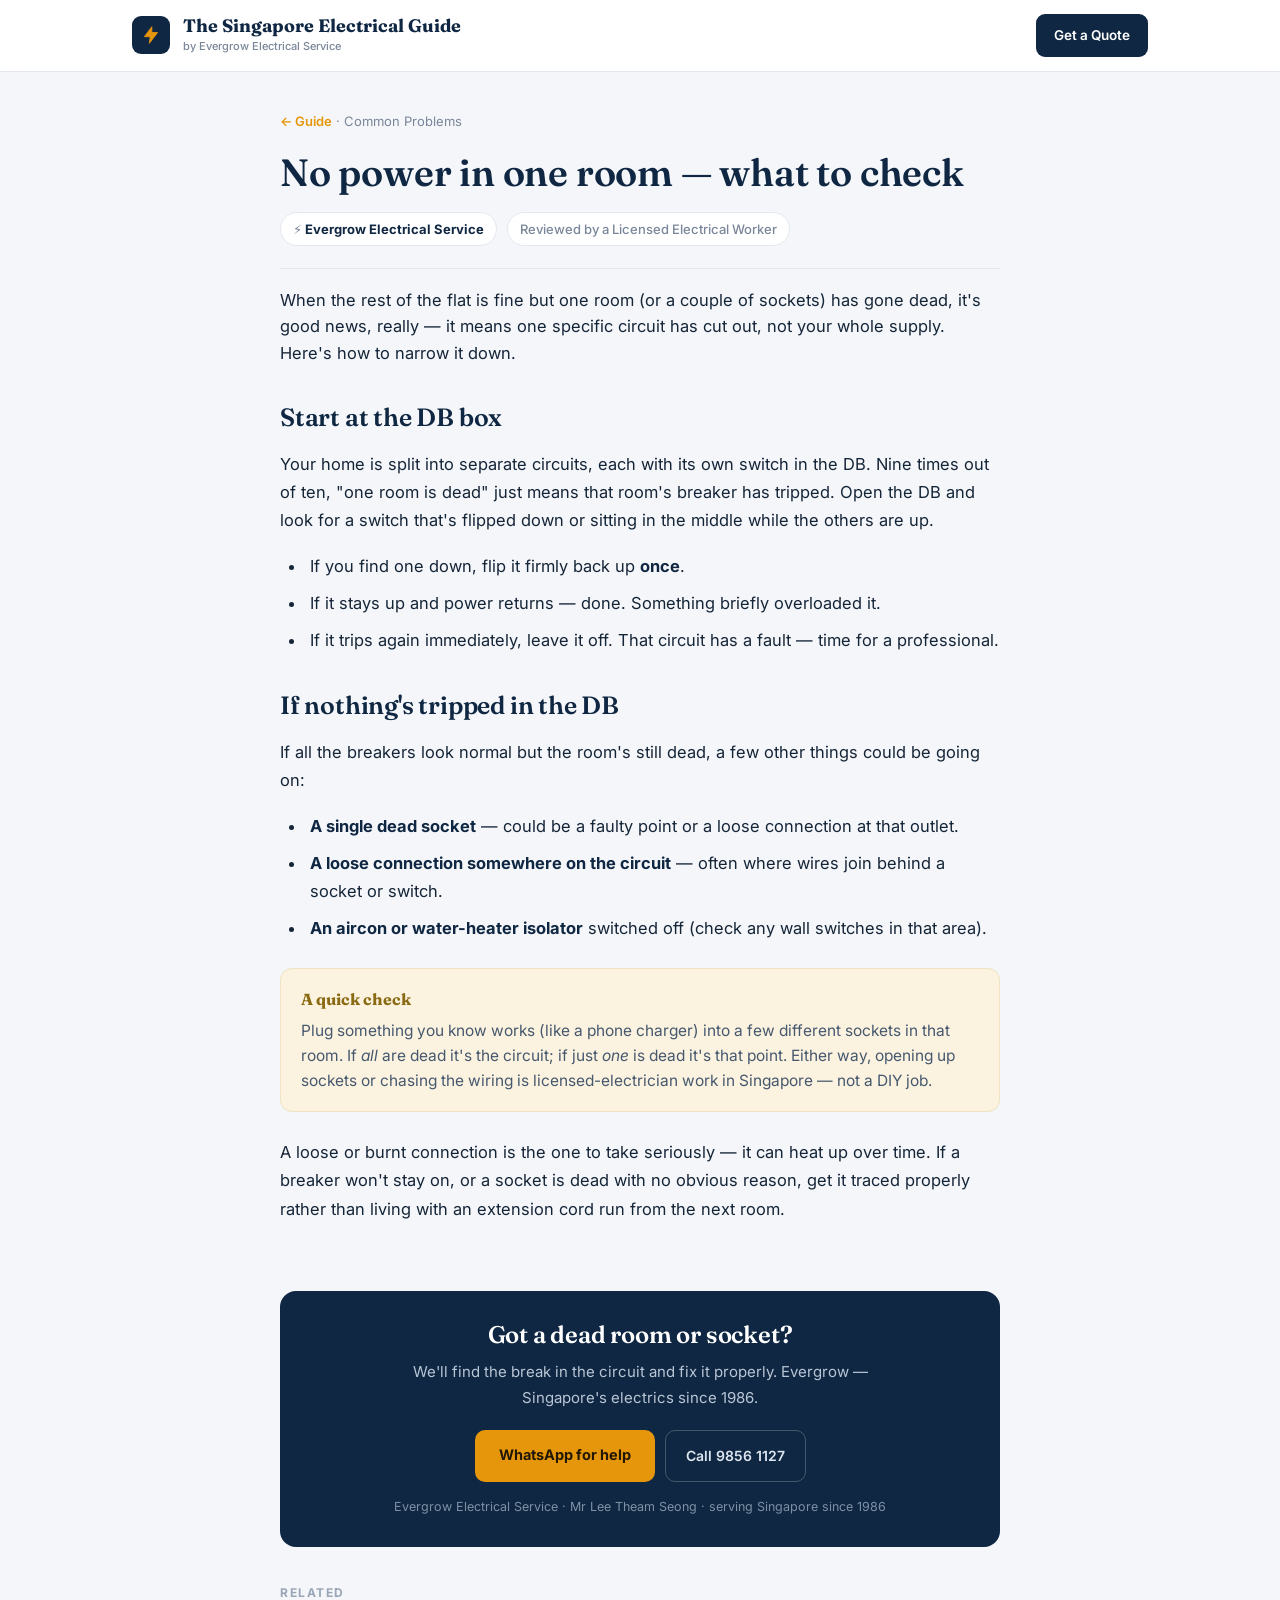
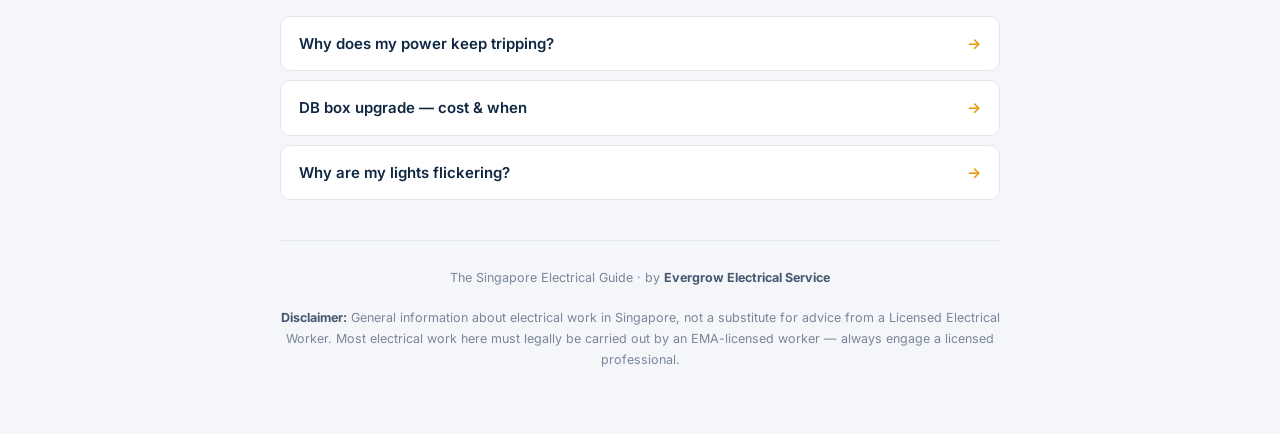
<file: no-power-in-one-room.html>
<!DOCTYPE html>
<html lang="en">
<head>
<meta charset="UTF-8">
<meta name="viewport" content="width=device-width, initial-scale=1.0">
<title>No Power in One Room? Here's What to Check — SG Electrical Guide</title>
<meta name="description" content="Lost power in just one room or a few sockets while the rest of the flat is fine? Here's what's usually going on and what to check before calling an electrician.">
<link rel="preconnect" href="https://fonts.googleapis.com"><link rel="preconnect" href="https://fonts.gstatic.com" crossorigin>
<link href="https://fonts.googleapis.com/css2?family=Fraunces:opsz,wght@9..144,500;9..144,600;9..144,700&family=Inter:wght@400;500;600;700&display=swap" rel="stylesheet">
<link rel="stylesheet" href="article.css">
<link rel="canonical" href="https://adamdegoat.github.io/sg-electrical-guide/no-power-in-one-room.html">
<link rel="icon" href="favicon.svg" type="image/svg+xml">
<meta property="og:type" content="article">
<meta property="og:site_name" content="The Singapore Electrical Guide">
<meta property="og:title" content="No Power in One Room? Here's What to Check">
<meta property="og:description" content="Lost power in just one room or a few sockets while the rest of the flat is fine? Here's what's usually going on and what to check before calling an electrician.">
<meta property="og:url" content="https://adamdegoat.github.io/sg-electrical-guide/no-power-in-one-room.html">
<meta property="og:image" content="https://adamdegoat.github.io/sg-electrical-guide/og.png">
<meta name="twitter:card" content="summary_large_image">
</head>
<body>
<header><div class="nav">
  <div class="logo"><svg width="20" height="20" viewBox="0 0 24 24" fill="none"><path d="M13 2 L4 14 H11 L10 22 L20 9 H13 Z" fill="#e6960a" stroke="#e6960a" stroke-width="1" stroke-linejoin="round"/></svg></div>
  <div class="brand"><div class="nm">The Singapore Electrical Guide</div><div class="tg">by Evergrow Electrical Service</div></div>
  <div class="sp"></div><a class="cta" href="index.html#quote">Get a Quote</a>
</div></header>

<div class="wrap">
<article class="article">
  <div class="crumb"><a href="index.html">← Guide</a> · Common Problems</div>
  <h1>No power in one room — what to check</h1>
  <div class="ameta">
    <span class="pill">⚡ <b>Evergrow Electrical Service</b></span>
    <span class="pill">Reviewed by a Licensed Electrical Worker</span>
  </div>

  <p class="lede">When the rest of the flat is fine but one room (or a couple of sockets) has gone dead, it's good news, really — it means one specific circuit has cut out, not your whole supply. Here's how to narrow it down.</p>

  <h2>Start at the DB box</h2>
  <p>Your home is split into separate circuits, each with its own switch in the DB. Nine times out of ten, "one room is dead" just means that room's breaker has tripped. Open the DB and look for a switch that's flipped down or sitting in the middle while the others are up.</p>
  <ul>
    <li>If you find one down, flip it firmly back up <strong>once</strong>.</li>
    <li>If it stays up and power returns — done. Something briefly overloaded it.</li>
    <li>If it trips again immediately, leave it off. That circuit has a fault — time for a professional.</li>
  </ul>

  <h2>If nothing's tripped in the DB</h2>
  <p>If all the breakers look normal but the room's still dead, a few other things could be going on:</p>
  <ul>
    <li><strong>A single dead socket</strong> — could be a faulty point or a loose connection at that outlet.</li>
    <li><strong>A loose connection somewhere on the circuit</strong> — often where wires join behind a socket or switch.</li>
    <li><strong>An aircon or water-heater isolator</strong> switched off (check any wall switches in that area).</li>
  </ul>

  <div class="callout note">
    <div class="ct">A quick check</div>
    <p>Plug something you know works (like a phone charger) into a few different sockets in that room. If <em>all</em> are dead it's the circuit; if just <em>one</em> is dead it's that point. Either way, opening up sockets or chasing the wiring is licensed-electrician work in Singapore — not a DIY job.</p>
  </div>

  <p>A loose or burnt connection is the one to take seriously — it can heat up over time. If a breaker won't stay on, or a socket is dead with no obvious reason, get it traced properly rather than living with an extension cord run from the next room.</p>
</article>

<div class="endcta">
  <h2>Got a dead room or socket?</h2>
  <p>We'll find the break in the circuit and fix it properly. Evergrow — Singapore's electrics since 1986.</p>
  <div class="row">
    <a class="primary" href="https://wa.me/6598561127?text=Hi%20Evergrow%2C%20one%20room%20has%20no%20power%20%E2%80%94%20can%20you%20check%3F" target="_blank" rel="noopener">WhatsApp for help</a>
    <a class="ghost" href="tel:+6598561127">Call 9856 1127</a>
  </div>
  <div class="est">Evergrow Electrical Service · Mr Lee Theam Seong · serving Singapore since 1986</div>
</div>

<div class="related">
  <div class="rh">Related</div>
  <a href="power-keeps-tripping.html">Why does my power keep tripping? <span>→</span></a>
  <a href="db-box-upgrade-cost.html">DB box upgrade — cost &amp; when <span>→</span></a>
  <a href="lights-flickering.html">Why are my lights flickering? <span>→</span></a>
</div>

<footer>
  <div>The Singapore Electrical Guide · by <b>Evergrow Electrical Service</b></div>
  <div class="disc"><b>Disclaimer:</b> General information about electrical work in Singapore, not a substitute for advice from a Licensed Electrical Worker. Most electrical work here must legally be carried out by an EMA-licensed worker — always engage a licensed professional.</div>
</footer>
</div>
</body>
</html>
</file>
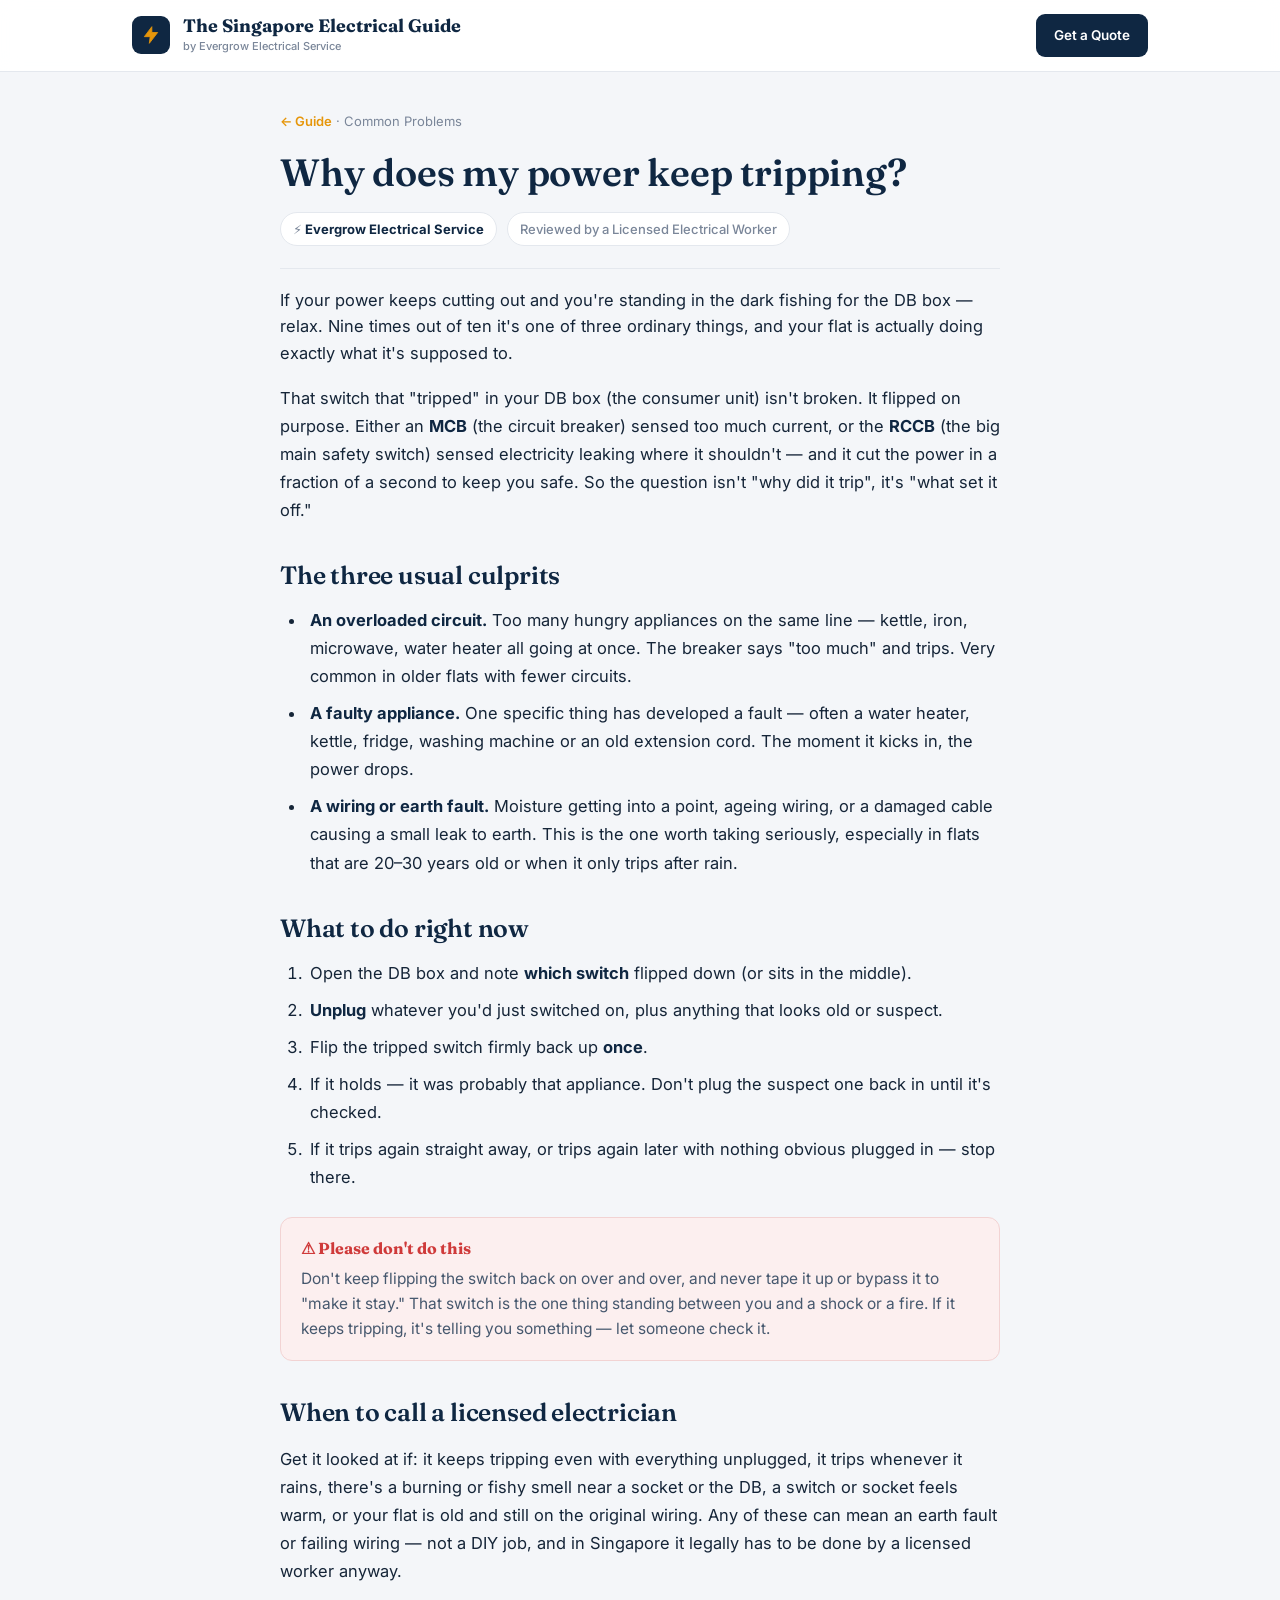
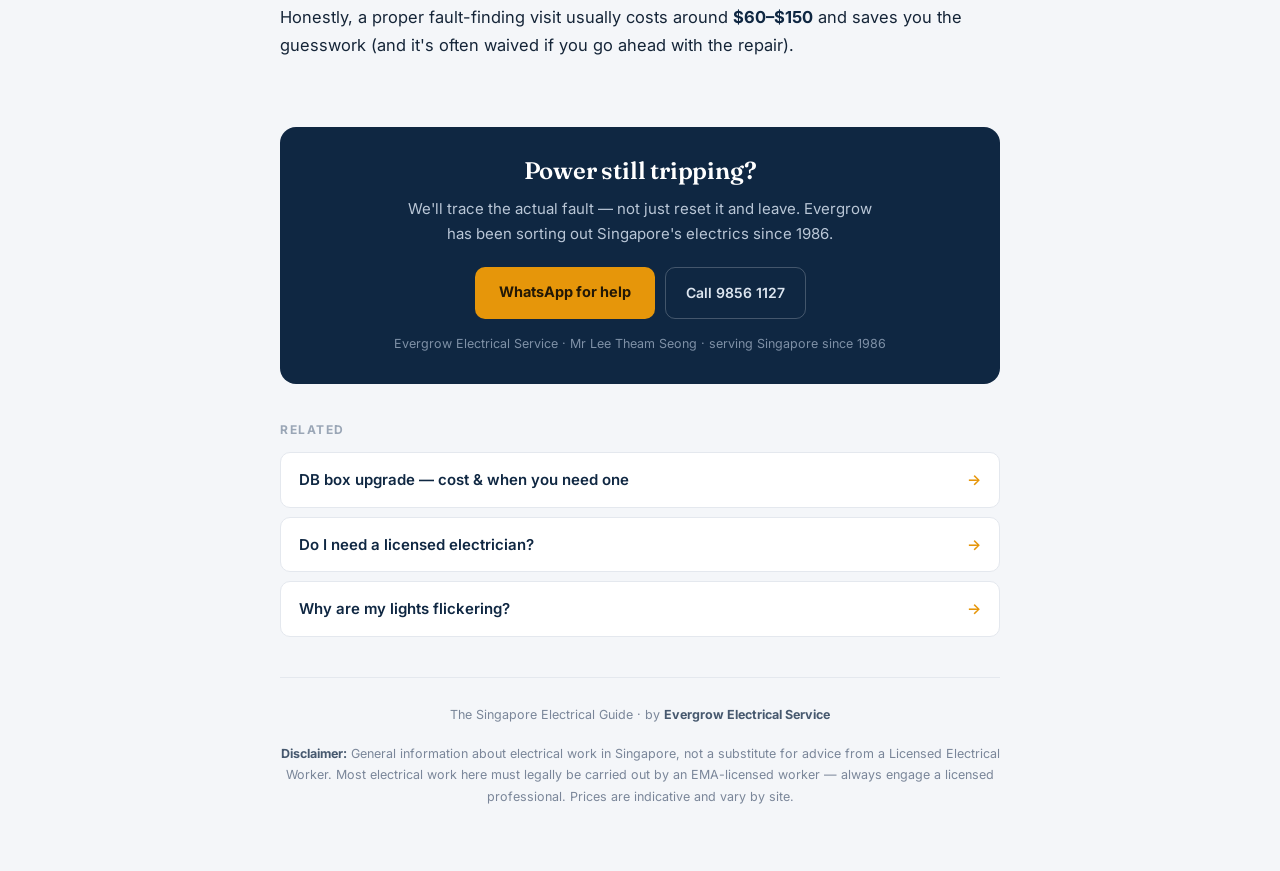
<file: power-keeps-tripping.html>
<!DOCTYPE html>
<html lang="en">
<head>
<meta charset="UTF-8">
<meta name="viewport" content="width=device-width, initial-scale=1.0">
<title>Why Does My Power Keep Tripping? (And What To Do) — SG Electrical Guide</title>
<meta name="description" content="Power keeps tripping in your HDB or condo? Here's what it actually means, the three usual causes, what to safely check yourself, and when to call a licensed electrician.">
<link rel="preconnect" href="https://fonts.googleapis.com"><link rel="preconnect" href="https://fonts.gstatic.com" crossorigin>
<link href="https://fonts.googleapis.com/css2?family=Fraunces:opsz,wght@9..144,500;9..144,600;9..144,700&family=Inter:wght@400;500;600;700&display=swap" rel="stylesheet">
<link rel="stylesheet" href="article.css">
<link rel="canonical" href="https://adamdegoat.github.io/sg-electrical-guide/power-keeps-tripping.html">
<link rel="icon" href="favicon.svg" type="image/svg+xml">
<meta property="og:type" content="article">
<meta property="og:site_name" content="The Singapore Electrical Guide">
<meta property="og:title" content="Why Does My Power Keep Tripping? (And What To Do)">
<meta property="og:description" content="Power keeps tripping in your HDB or condo? Here's what it actually means, the three usual causes, what to safely check yourself, and when to call a licensed electrician.">
<meta property="og:url" content="https://adamdegoat.github.io/sg-electrical-guide/power-keeps-tripping.html">
<meta property="og:image" content="https://adamdegoat.github.io/sg-electrical-guide/og.png">
<meta name="twitter:card" content="summary_large_image">
</head>
<body>
<header><div class="nav">
  <div class="logo"><svg width="20" height="20" viewBox="0 0 24 24" fill="none"><path d="M13 2 L4 14 H11 L10 22 L20 9 H13 Z" fill="#e6960a" stroke="#e6960a" stroke-width="1" stroke-linejoin="round"/></svg></div>
  <div class="brand"><div class="nm">The Singapore Electrical Guide</div><div class="tg">by Evergrow Electrical Service</div></div>
  <div class="sp"></div><a class="cta" href="index.html#quote">Get a Quote</a>
</div></header>

<div class="wrap">
<article class="article">
  <div class="crumb"><a href="index.html">← Guide</a> · Common Problems</div>
  <h1>Why does my power keep tripping?</h1>
  <div class="ameta">
    <span class="pill">⚡ <b>Evergrow Electrical Service</b></span>
    <span class="pill">Reviewed by a Licensed Electrical Worker</span>
  </div>

  <p class="lede">If your power keeps cutting out and you're standing in the dark fishing for the DB box — relax. Nine times out of ten it's one of three ordinary things, and your flat is actually doing exactly what it's supposed to.</p>

  <p>That switch that "tripped" in your DB box (the consumer unit) isn't broken. It flipped on purpose. Either an <strong>MCB</strong> (the circuit breaker) sensed too much current, or the <strong>RCCB</strong> (the big main safety switch) sensed electricity leaking where it shouldn't — and it cut the power in a fraction of a second to keep you safe. So the question isn't "why did it trip", it's "what set it off."</p>

  <h2>The three usual culprits</h2>
  <ul>
    <li><strong>An overloaded circuit.</strong> Too many hungry appliances on the same line — kettle, iron, microwave, water heater all going at once. The breaker says "too much" and trips. Very common in older flats with fewer circuits.</li>
    <li><strong>A faulty appliance.</strong> One specific thing has developed a fault — often a water heater, kettle, fridge, washing machine or an old extension cord. The moment it kicks in, the power drops.</li>
    <li><strong>A wiring or earth fault.</strong> Moisture getting into a point, ageing wiring, or a damaged cable causing a small leak to earth. This is the one worth taking seriously, especially in flats that are 20–30 years old or when it only trips after rain.</li>
  </ul>

  <h2>What to do right now</h2>
  <ol>
    <li>Open the DB box and note <strong>which switch</strong> flipped down (or sits in the middle).</li>
    <li><strong>Unplug</strong> whatever you'd just switched on, plus anything that looks old or suspect.</li>
    <li>Flip the tripped switch firmly back up <strong>once</strong>.</li>
    <li>If it holds — it was probably that appliance. Don't plug the suspect one back in until it's checked.</li>
    <li>If it trips again straight away, or trips again later with nothing obvious plugged in — stop there.</li>
  </ol>

  <div class="callout warn">
    <div class="ct">⚠ Please don't do this</div>
    <p>Don't keep flipping the switch back on over and over, and never tape it up or bypass it to "make it stay." That switch is the one thing standing between you and a shock or a fire. If it keeps tripping, it's telling you something — let someone check it.</p>
  </div>

  <h2>When to call a licensed electrician</h2>
  <p>Get it looked at if: it keeps tripping even with everything unplugged, it trips whenever it rains, there's a burning or fishy smell near a socket or the DB, a switch or socket feels warm, or your flat is old and still on the original wiring. Any of these can mean an earth fault or failing wiring — not a DIY job, and in Singapore it legally has to be done by a licensed worker anyway.</p>

  <p>Honestly, a proper fault-finding visit usually costs around <strong>$60–$150</strong> and saves you the guesswork (and it's often waived if you go ahead with the repair).</p>
</article>

<div class="endcta">
  <h2>Power still tripping?</h2>
  <p>We'll trace the actual fault — not just reset it and leave. Evergrow has been sorting out Singapore's electrics since 1986.</p>
  <div class="row">
    <a class="primary" href="https://wa.me/6598561127?text=Hi%20Evergrow%2C%20my%20power%20keeps%20tripping%20%E2%80%94%20can%20you%20take%20a%20look%3F" target="_blank" rel="noopener">WhatsApp for help</a>
    <a class="ghost" href="tel:+6598561127">Call 9856 1127</a>
  </div>
  <div class="est">Evergrow Electrical Service · Mr Lee Theam Seong · serving Singapore since 1986</div>
</div>

<div class="related">
  <div class="rh">Related</div>
  <a href="db-box-upgrade-cost.html">DB box upgrade — cost &amp; when you need one <span>→</span></a>
  <a href="do-i-need-licensed-electrician.html">Do I need a licensed electrician? <span>→</span></a>
  <a href="lights-flickering.html">Why are my lights flickering? <span>→</span></a>
</div>

<footer>
  <div>The Singapore Electrical Guide · by <b>Evergrow Electrical Service</b></div>
  <div class="disc"><b>Disclaimer:</b> General information about electrical work in Singapore, not a substitute for advice from a Licensed Electrical Worker. Most electrical work here must legally be carried out by an EMA-licensed worker — always engage a licensed professional. Prices are indicative and vary by site.</div>
</footer>
</div>
</body>
</html>
</file>
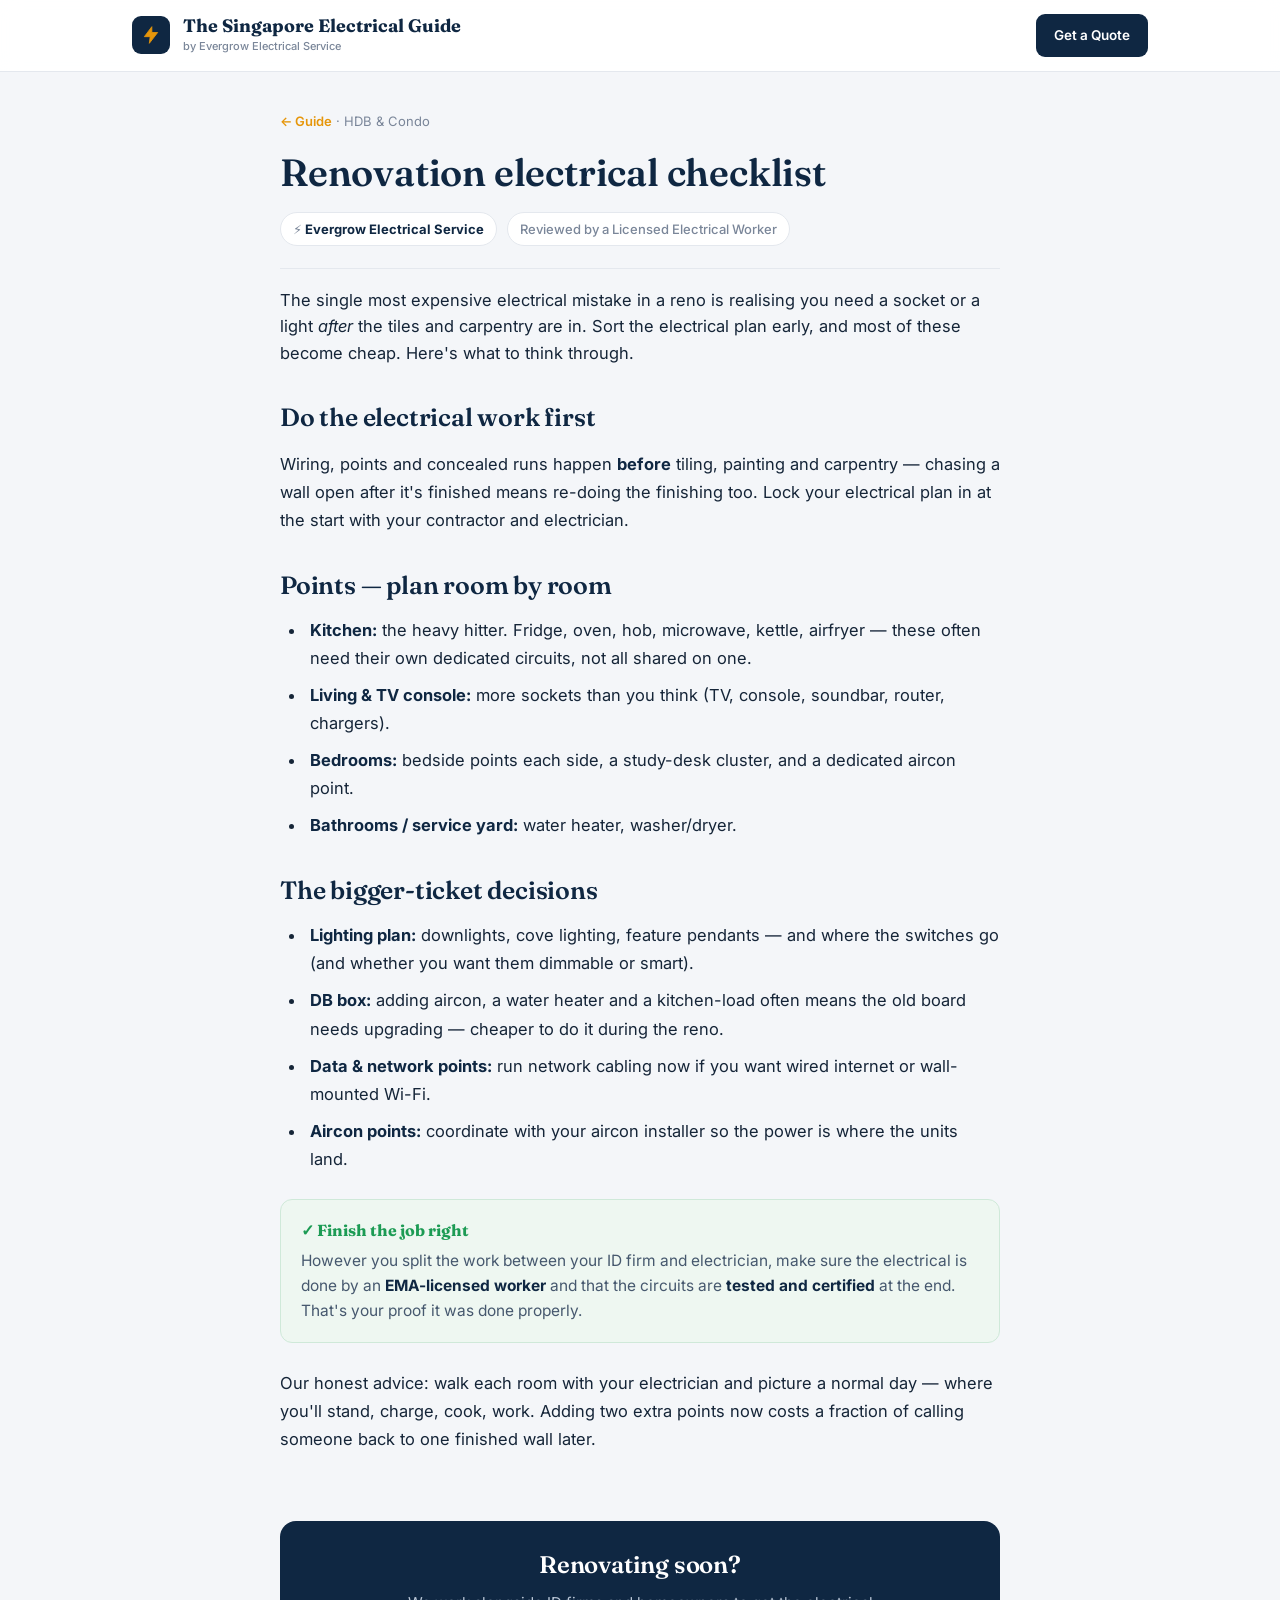
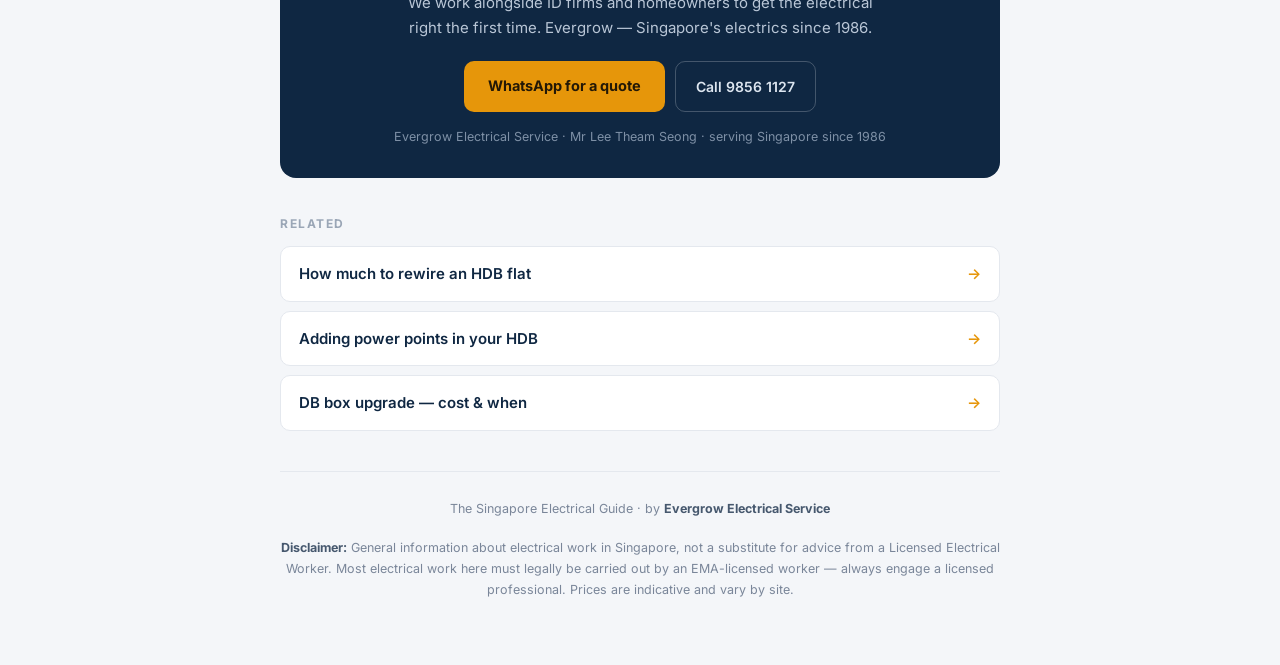
<file: renovation-electrical-checklist.html>
<!DOCTYPE html>
<html lang="en">
<head>
<meta charset="UTF-8">
<meta name="viewport" content="width=device-width, initial-scale=1.0">
<title>Renovation Electrical Checklist (Singapore) — SG Electrical Guide</title>
<meta name="description" content="Planning a reno in Singapore? The electrical decisions to make before tiling and carpentry go in — points, circuits, lighting, DB and data — so you don't pay to redo it later.">
<link rel="preconnect" href="https://fonts.googleapis.com"><link rel="preconnect" href="https://fonts.gstatic.com" crossorigin>
<link href="https://fonts.googleapis.com/css2?family=Fraunces:opsz,wght@9..144,500;9..144,600;9..144,700&family=Inter:wght@400;500;600;700&display=swap" rel="stylesheet">
<link rel="stylesheet" href="article.css">
<link rel="canonical" href="https://adamdegoat.github.io/sg-electrical-guide/renovation-electrical-checklist.html">
<link rel="icon" href="favicon.svg" type="image/svg+xml">
<meta property="og:type" content="article">
<meta property="og:site_name" content="The Singapore Electrical Guide">
<meta property="og:title" content="Renovation Electrical Checklist (Singapore)">
<meta property="og:description" content="Planning a reno in Singapore? The electrical decisions to make before tiling and carpentry go in — points, circuits, lighting, DB and data — so you don't pay to redo it later.">
<meta property="og:url" content="https://adamdegoat.github.io/sg-electrical-guide/renovation-electrical-checklist.html">
<meta property="og:image" content="https://adamdegoat.github.io/sg-electrical-guide/og.png">
<meta name="twitter:card" content="summary_large_image">
</head>
<body>
<header><div class="nav">
  <div class="logo"><svg width="20" height="20" viewBox="0 0 24 24" fill="none"><path d="M13 2 L4 14 H11 L10 22 L20 9 H13 Z" fill="#e6960a" stroke="#e6960a" stroke-width="1" stroke-linejoin="round"/></svg></div>
  <div class="brand"><div class="nm">The Singapore Electrical Guide</div><div class="tg">by Evergrow Electrical Service</div></div>
  <div class="sp"></div><a class="cta" href="index.html#quote">Get a Quote</a>
</div></header>

<div class="wrap">
<article class="article">
  <div class="crumb"><a href="index.html">← Guide</a> · HDB &amp; Condo</div>
  <h1>Renovation electrical checklist</h1>
  <div class="ameta">
    <span class="pill">⚡ <b>Evergrow Electrical Service</b></span>
    <span class="pill">Reviewed by a Licensed Electrical Worker</span>
  </div>

  <p class="lede">The single most expensive electrical mistake in a reno is realising you need a socket or a light <em>after</em> the tiles and carpentry are in. Sort the electrical plan early, and most of these become cheap. Here's what to think through.</p>

  <h2>Do the electrical work first</h2>
  <p>Wiring, points and concealed runs happen <strong>before</strong> tiling, painting and carpentry — chasing a wall open after it's finished means re-doing the finishing too. Lock your electrical plan in at the start with your contractor and electrician.</p>

  <h2>Points — plan room by room</h2>
  <ul>
    <li><strong>Kitchen:</strong> the heavy hitter. Fridge, oven, hob, microwave, kettle, airfryer — these often need their own dedicated circuits, not all shared on one.</li>
    <li><strong>Living &amp; TV console:</strong> more sockets than you think (TV, console, soundbar, router, chargers).</li>
    <li><strong>Bedrooms:</strong> bedside points each side, a study-desk cluster, and a dedicated aircon point.</li>
    <li><strong>Bathrooms / service yard:</strong> water heater, washer/dryer.</li>
  </ul>

  <h2>The bigger-ticket decisions</h2>
  <ul>
    <li><strong>Lighting plan:</strong> downlights, cove lighting, feature pendants — and where the switches go (and whether you want them dimmable or smart).</li>
    <li><strong>DB box:</strong> adding aircon, a water heater and a kitchen-load often means the old board needs upgrading — cheaper to do it during the reno.</li>
    <li><strong>Data &amp; network points:</strong> run network cabling now if you want wired internet or wall-mounted Wi-Fi.</li>
    <li><strong>Aircon points:</strong> coordinate with your aircon installer so the power is where the units land.</li>
  </ul>

  <div class="callout tip">
    <div class="ct">✓ Finish the job right</div>
    <p>However you split the work between your ID firm and electrician, make sure the electrical is done by an <strong>EMA-licensed worker</strong> and that the circuits are <strong>tested and certified</strong> at the end. That's your proof it was done properly.</p>
  </div>

  <p>Our honest advice: walk each room with your electrician and picture a normal day — where you'll stand, charge, cook, work. Adding two extra points now costs a fraction of calling someone back to one finished wall later.</p>
</article>

<div class="endcta">
  <h2>Renovating soon?</h2>
  <p>We work alongside ID firms and homeowners to get the electrical right the first time. Evergrow — Singapore's electrics since 1986.</p>
  <div class="row">
    <a class="primary" href="https://wa.me/6598561127?text=Hi%20Evergrow%2C%20I%27m%20renovating%20and%20need%20electrical%20works%20%E2%80%94%20can%20I%20get%20a%20quote%3F" target="_blank" rel="noopener">WhatsApp for a quote</a>
    <a class="ghost" href="tel:+6598561127">Call 9856 1127</a>
  </div>
  <div class="est">Evergrow Electrical Service · Mr Lee Theam Seong · serving Singapore since 1986</div>
</div>

<div class="related">
  <div class="rh">Related</div>
  <a href="hdb-rewiring-cost.html">How much to rewire an HDB flat <span>→</span></a>
  <a href="adding-power-points-hdb.html">Adding power points in your HDB <span>→</span></a>
  <a href="db-box-upgrade-cost.html">DB box upgrade — cost &amp; when <span>→</span></a>
</div>

<footer>
  <div>The Singapore Electrical Guide · by <b>Evergrow Electrical Service</b></div>
  <div class="disc"><b>Disclaimer:</b> General information about electrical work in Singapore, not a substitute for advice from a Licensed Electrical Worker. Most electrical work here must legally be carried out by an EMA-licensed worker — always engage a licensed professional. Prices are indicative and vary by site.</div>
</footer>
</div>
</body>
</html>
</file>
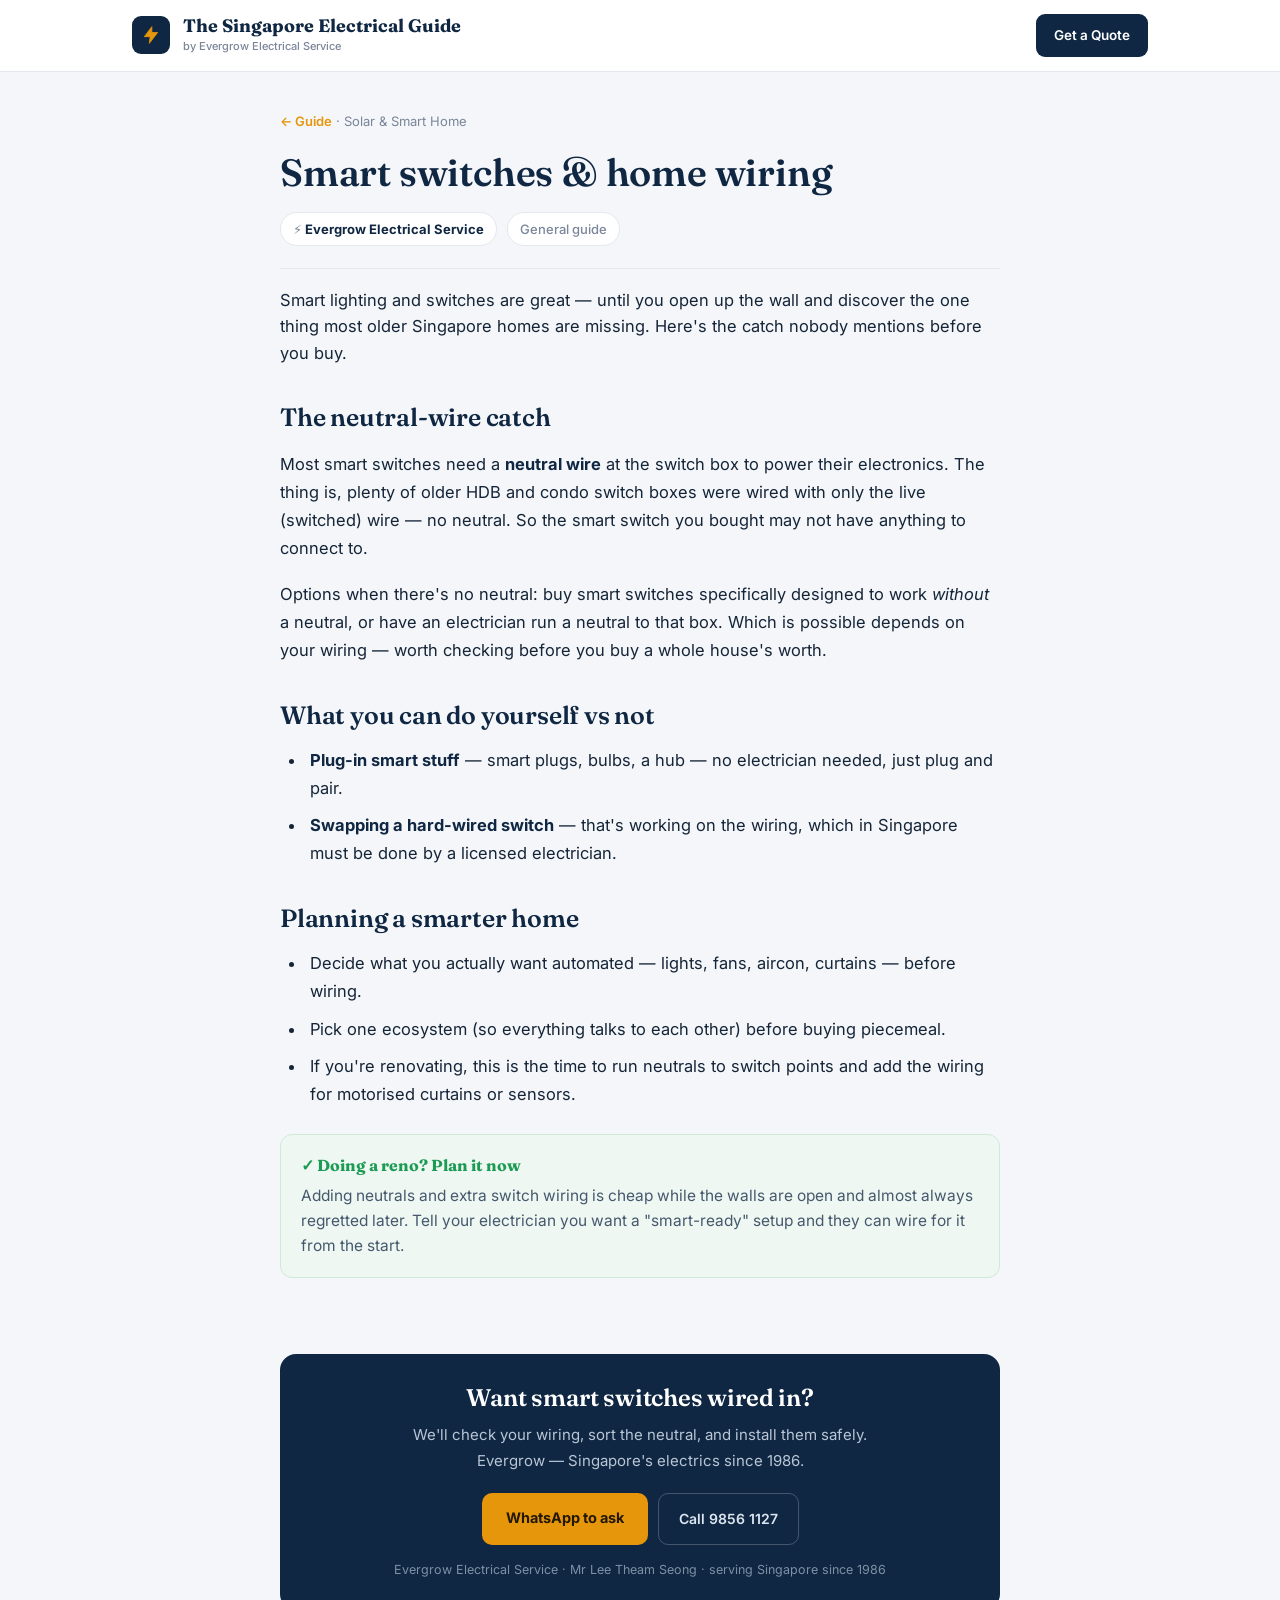
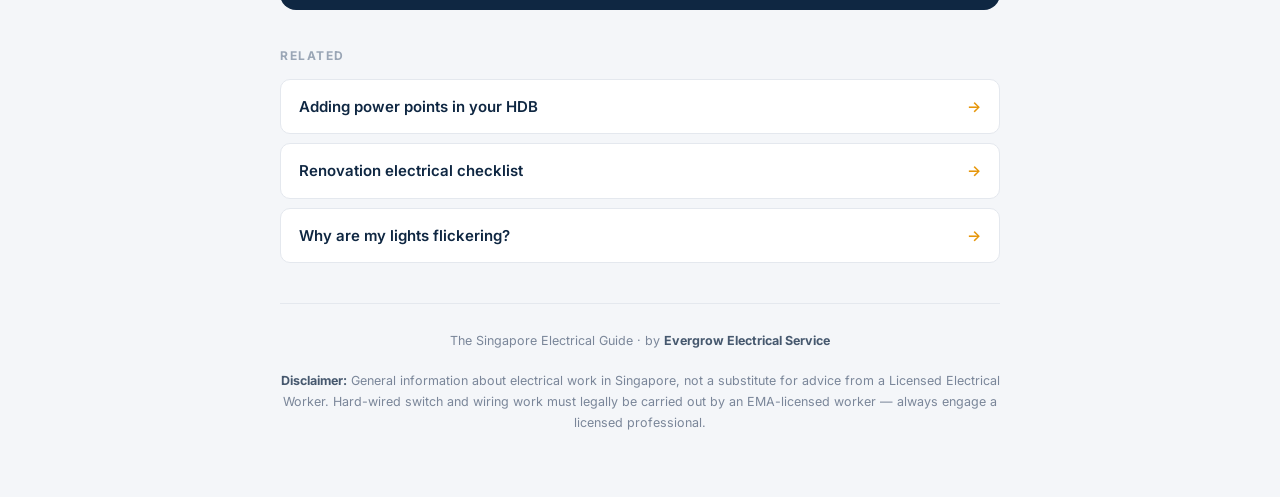
<file: smart-home-wiring.html>
<!DOCTYPE html>
<html lang="en">
<head>
<meta charset="UTF-8">
<meta name="viewport" content="width=device-width, initial-scale=1.0">
<title>Smart Switches & Home Wiring in Singapore — SG Electrical Guide</title>
<meta name="description" content="Going smart at home? The one wiring catch that trips most Singapore homes (the neutral wire), what needs an electrician, and how to plan smart switches and points.">
<link rel="preconnect" href="https://fonts.googleapis.com"><link rel="preconnect" href="https://fonts.gstatic.com" crossorigin>
<link href="https://fonts.googleapis.com/css2?family=Fraunces:opsz,wght@9..144,500;9..144,600;9..144,700&family=Inter:wght@400;500;600;700&display=swap" rel="stylesheet">
<link rel="stylesheet" href="article.css">
<link rel="canonical" href="https://adamdegoat.github.io/sg-electrical-guide/smart-home-wiring.html">
<link rel="icon" href="favicon.svg" type="image/svg+xml">
<meta property="og:type" content="article">
<meta property="og:site_name" content="The Singapore Electrical Guide">
<meta property="og:title" content="Smart Switches & Home Wiring in Singapore">
<meta property="og:description" content="Going smart at home? The one wiring catch that trips most Singapore homes (the neutral wire), what needs an electrician, and how to plan smart switches and points.">
<meta property="og:url" content="https://adamdegoat.github.io/sg-electrical-guide/smart-home-wiring.html">
<meta property="og:image" content="https://adamdegoat.github.io/sg-electrical-guide/og.png">
<meta name="twitter:card" content="summary_large_image">
</head>
<body>
<header><div class="nav">
  <div class="logo"><svg width="20" height="20" viewBox="0 0 24 24" fill="none"><path d="M13 2 L4 14 H11 L10 22 L20 9 H13 Z" fill="#e6960a" stroke="#e6960a" stroke-width="1" stroke-linejoin="round"/></svg></div>
  <div class="brand"><div class="nm">The Singapore Electrical Guide</div><div class="tg">by Evergrow Electrical Service</div></div>
  <div class="sp"></div><a class="cta" href="index.html#quote">Get a Quote</a>
</div></header>

<div class="wrap">
<article class="article">
  <div class="crumb"><a href="index.html">← Guide</a> · Solar &amp; Smart Home</div>
  <h1>Smart switches &amp; home wiring</h1>
  <div class="ameta">
    <span class="pill">⚡ <b>Evergrow Electrical Service</b></span>
    <span class="pill">General guide</span>
  </div>

  <p class="lede">Smart lighting and switches are great — until you open up the wall and discover the one thing most older Singapore homes are missing. Here's the catch nobody mentions before you buy.</p>

  <h2>The neutral-wire catch</h2>
  <p>Most smart switches need a <strong>neutral wire</strong> at the switch box to power their electronics. The thing is, plenty of older HDB and condo switch boxes were wired with only the live (switched) wire — no neutral. So the smart switch you bought may not have anything to connect to.</p>
  <p>Options when there's no neutral: buy smart switches specifically designed to work <em>without</em> a neutral, or have an electrician run a neutral to that box. Which is possible depends on your wiring — worth checking before you buy a whole house's worth.</p>

  <h2>What you can do yourself vs not</h2>
  <ul>
    <li><strong>Plug-in smart stuff</strong> — smart plugs, bulbs, a hub — no electrician needed, just plug and pair.</li>
    <li><strong>Swapping a hard-wired switch</strong> — that's working on the wiring, which in Singapore must be done by a licensed electrician.</li>
  </ul>

  <h2>Planning a smarter home</h2>
  <ul>
    <li>Decide what you actually want automated — lights, fans, aircon, curtains — before wiring.</li>
    <li>Pick one ecosystem (so everything talks to each other) before buying piecemeal.</li>
    <li>If you're renovating, this is the time to run neutrals to switch points and add the wiring for motorised curtains or sensors.</li>
  </ul>

  <div class="callout tip">
    <div class="ct">✓ Doing a reno? Plan it now</div>
    <p>Adding neutrals and extra switch wiring is cheap while the walls are open and almost always regretted later. Tell your electrician you want a "smart-ready" setup and they can wire for it from the start.</p>
  </div>
</article>

<div class="endcta">
  <h2>Want smart switches wired in?</h2>
  <p>We'll check your wiring, sort the neutral, and install them safely. Evergrow — Singapore's electrics since 1986.</p>
  <div class="row">
    <a class="primary" href="https://wa.me/6598561127?text=Hi%20Evergrow%2C%20I%27d%20like%20to%20install%20smart%20switches%20%E2%80%94%20can%20you%20check%20my%20wiring%3F" target="_blank" rel="noopener">WhatsApp to ask</a>
    <a class="ghost" href="tel:+6598561127">Call 9856 1127</a>
  </div>
  <div class="est">Evergrow Electrical Service · Mr Lee Theam Seong · serving Singapore since 1986</div>
</div>

<div class="related">
  <div class="rh">Related</div>
  <a href="adding-power-points-hdb.html">Adding power points in your HDB <span>→</span></a>
  <a href="renovation-electrical-checklist.html">Renovation electrical checklist <span>→</span></a>
  <a href="lights-flickering.html">Why are my lights flickering? <span>→</span></a>
</div>

<footer>
  <div>The Singapore Electrical Guide · by <b>Evergrow Electrical Service</b></div>
  <div class="disc"><b>Disclaimer:</b> General information about electrical work in Singapore, not a substitute for advice from a Licensed Electrical Worker. Hard-wired switch and wiring work must legally be carried out by an EMA-licensed worker — always engage a licensed professional.</div>
</footer>
</div>
</body>
</html>
</file>
<file: article.css>
/* Shared styles for The Singapore Electrical Guide — article pages */
*{box-sizing:border-box;margin:0;padding:0}
:root{
  --bg:#f4f6f9; --surface:#ffffff; --ink:#152538; --ink2:#46586e; --muted:#7a8699; --faint:#9aa6b6;
  --line:#e4e8ee; --line2:#eef1f5; --navy:#0f2742; --navy-soft:#1d3a5c; --accent:#e6960a; --accent-soft:#fbf3e0;
  --green:#1c9b54; --red:#cf3a3a; --shadow:0 1px 2px rgba(16,40,70,.04), 0 8px 24px -12px rgba(16,40,70,.10);
}
html,body{background:var(--bg);color:var(--ink);font-family:'Inter',system-ui,sans-serif;-webkit-font-smoothing:antialiased;line-height:1.7}
.wrap{max-width:1060px;margin:0 auto;padding:0 22px}
a{color:inherit;text-decoration:none}
h1,h2,h3{font-family:'Fraunces',Georgia,serif;letter-spacing:-.2px;line-height:1.2}

header{position:sticky;top:0;z-index:40;background:rgba(255,255,255,.92);backdrop-filter:blur(10px);border-bottom:1px solid var(--line)}
.nav{display:flex;align-items:center;gap:13px;padding:14px 22px;max-width:1060px;margin:0 auto}
.logo{width:38px;height:38px;border-radius:9px;background:var(--navy);display:grid;place-items:center;flex:none}
.brand .nm{font-family:'Fraunces',serif;font-weight:700;font-size:18px;color:var(--navy);line-height:1.1}
.brand .tg{font-size:11px;color:var(--muted);font-weight:500;margin-top:1px}
.nav .sp{flex:1}
.nav .cta{background:var(--navy);color:#fff;font-weight:600;font-size:13.5px;padding:10px 18px;border-radius:9px;white-space:nowrap}
.nav .cta:hover{background:var(--navy-soft)}

.article{max-width:720px;margin:0 auto;padding:38px 0 10px}
.crumb{font-size:13px;color:var(--muted);margin-bottom:18px}
.crumb a{color:var(--accent);font-weight:600}
.article h1{font-size:38px;font-weight:600;color:var(--navy)}
.ameta{display:flex;align-items:center;gap:10px;flex-wrap:wrap;margin-top:16px;padding-bottom:22px;border-bottom:1px solid var(--line);font-size:13px;color:var(--muted)}
.ameta .pill{background:var(--surface);border:1px solid var(--line);border-radius:999px;padding:5px 12px;font-weight:500}
.ameta .pill b{color:var(--navy)}
.lede{font-size:19px;color:var(--ink2);margin:26px 0 8px;line-height:1.6}
.article p{font-size:16.5px;color:var(--ink);margin:18px 0}
.article h2{font-size:25px;font-weight:600;color:var(--navy);margin:36px 0 4px}
.article ul,.article ol{margin:16px 0 16px 4px;padding-left:22px}
.article li{font-size:16.5px;color:var(--ink);margin:9px 0;padding-left:4px}
.article strong{color:var(--navy)}
.article a.inl{color:#b9790a;font-weight:600;border-bottom:1px solid #f0d79a}

.callout{margin:26px 0;border-radius:12px;padding:18px 20px;font-size:15.5px;line-height:1.6}
.callout .ct{font-weight:700;font-family:'Fraunces',serif;font-size:16px;margin-bottom:5px;display:flex;align-items:center;gap:8px}
.callout.tip{background:#eef7f1;border:1px solid #cfe9d9} .callout.tip .ct{color:var(--green)}
.callout.warn{background:#fcefef;border:1px solid #f2d3d3} .callout.warn .ct{color:var(--red)}
.callout.note{background:var(--accent-soft);border:1px solid #f0e2c2} .callout.note .ct{color:#8a6a12}
.callout p{margin:6px 0 0;font-size:15.5px;color:var(--ink2)}

.pricebox{margin:24px 0;background:var(--surface);border:1px solid var(--line);border-radius:12px;overflow:hidden;box-shadow:var(--shadow)}
.pricebox .prow{display:flex;justify-content:space-between;gap:14px;padding:13px 20px;border-bottom:1px solid var(--line2);font-size:15px;color:var(--ink2)}
.pricebox .prow:last-child{border-bottom:none}
.pricebox .prow b{color:var(--navy);white-space:nowrap}

/* end-of-article CTA */
.endcta{max-width:720px;margin:40px auto 0;background:var(--navy);border-radius:16px;padding:30px;text-align:center;color:#fff}
.endcta h2{font-size:24px;font-weight:600;color:#fff}
.endcta p{color:#b9c6d6;font-size:15px;margin:10px auto 20px;max-width:480px}
.endcta .row{display:flex;gap:10px;justify-content:center;flex-wrap:wrap}
.endcta a.primary{background:var(--accent);color:#231806;font-weight:700;font-size:14.5px;padding:13px 24px;border-radius:10px}
.endcta a.primary:hover{background:#f2a924}
.endcta a.ghost{color:#dde6f0;border:1px solid rgba(255,255,255,.22);font-weight:600;font-size:14px;padding:13px 20px;border-radius:10px}
.endcta .est{font-size:12.5px;color:#7e90a6;margin-top:14px}

.related{max-width:720px;margin:36px auto 0}
.related .rh{font-size:12px;font-weight:700;letter-spacing:1.5px;text-transform:uppercase;color:var(--faint);margin-bottom:12px}
.related a{display:block;background:var(--surface);border:1px solid var(--line);border-radius:10px;padding:14px 18px;margin-bottom:9px;font-weight:600;color:var(--navy);font-size:15px}
.related a:hover{border-color:#cfd8e3;box-shadow:var(--shadow)}
.related a span{float:right;color:var(--accent)}

footer{max-width:720px;margin:40px auto 0;padding:26px 0 64px;color:var(--muted);font-size:12.5px;line-height:1.7;text-align:center;border-top:1px solid var(--line)}
footer .disc{margin-top:18px}
footer b{color:var(--ink2)}

@media(max-width:820px){
  .wrap{padding:0 16px}
  .article{padding:26px 0 8px}
  .article h1{font-size:28px}
  .lede{font-size:17px}
  .article p,.article li{font-size:16px}
  .article h2{font-size:22px}
  .endcta{padding:26px 20px}
}
</file>
